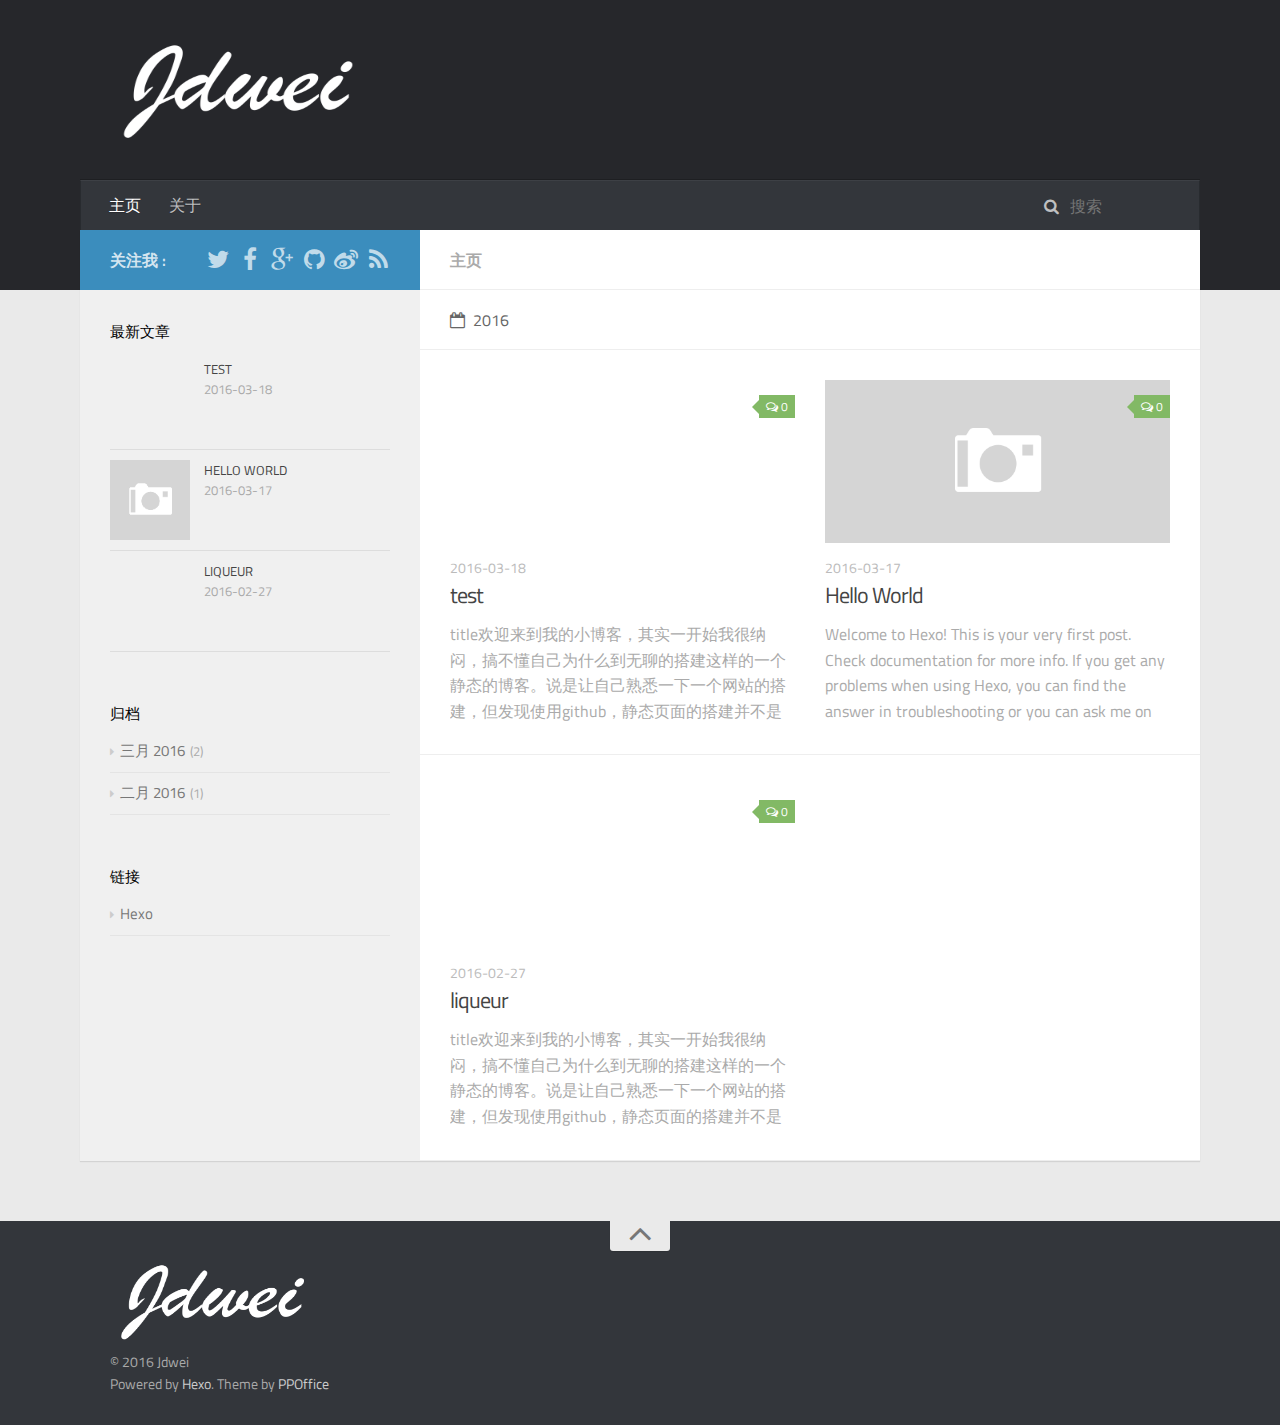
<file: index.html>
<!DOCTYPE html>
<html>
<head>
    <meta charset="utf-8">
    
    <title>守望星空</title>
    <meta name="viewport" content="width=device-width, initial-scale=1, maximum-scale=1">
    
    <meta name="description">
<meta property="og:type" content="website">
<meta property="og:title" content="守望星空">
<meta property="og:url" content="http://yoursite.com/index.html">
<meta property="og:site_name" content="守望星空">
<meta property="og:description">
<meta name="twitter:card" content="summary">
<meta name="twitter:title" content="守望星空">
<meta name="twitter:description">
    

    

    

    <link rel="stylesheet" href="/vendor/font-awesome/css/font-awesome.min.css">
    <link rel="stylesheet" href="/vendor/titillium-web/styles.css">
    <link rel="stylesheet" href="/vendor/source-code-pro/styles.css">

    <link rel="stylesheet" href="/css/style.css">

    <script src="/vendor/jquery/2.0.3/jquery.min.js"></script>
    
    
        <link rel="stylesheet" href="/vendor/fancybox/jquery.fancybox.css">
    
    
        <link rel="stylesheet" href="/vendor/scrollLoading/style.css">
    
    
        <script type="text/javascript">
(function(i,s,o,g,r,a,m) {i['GoogleAnalyticsObject']=r;i[r]=i[r]||function() {
(i[r].q=i[r].q||[]).push(arguments)},i[r].l=1*new Date();a=s.createElement(o),
m=s.getElementsByTagName(o)[0];a.async=1;a.src=g;m.parentNode.insertBefore(a,m)
})(window,document,'script','//www.google-analytics.com/analytics.js','ga');

ga('create', 'true', 'auto');
ga('send', 'pageview');

</script>
    
    
        <script>
var _hmt = _hmt || [];
(function() {
  var hm = document.createElement("script");
  hm.src = "//hm.baidu.com/hm.js?true";
  var s = document.getElementsByTagName("script")[0];
  s.parentNode.insertBefore(hm, s);
})();
</script>

    

</head>

<body>
    <div id="wrap">
        <header id="header">
    <div id="header-outer" class="outer">
        <div class="container">
            <div class="container-inner">
                <div id="header-title">
                    <h1 class="logo-wrap">
                        <a href="/" class="logo"></a>
                    </h1>
                    
                </div>
                <div id="header-inner" class="nav-container">
                    <a id="main-nav-toggle" class="nav-icon fa fa-bars"></a>
                    <div class="nav-container-inner">
                        <ul id="main-nav">
                            
                                <li class="main-nav-list-item" >
                                    <a class="main-nav-list-link" href="http://scnujdwei.github.io/">主页</a>
                                </li>
                            
                                        
                                    
                                <li class="main-nav-list-item" >
                                    <a class="main-nav-list-link" href="http://scnujdwei.github.io/">关于</a>
                                </li>
                            
                        </ul>
                        <nav id="sub-nav">
                            <div id="search-form-wrap">

    <div class="search-form">
        <input type="text" class="st-default-search-input search-form-input" placeholder="搜索" />
    </div>
    <script type="text/javascript">
(function(w,d,t,u,n,s,e) {w['SwiftypeObject']=n;w[n]=w[n]||function() {
(w[n].q=w[n].q||[]).push(arguments);};s=d.createElement(t);
e=d.getElementsByTagName(t)[0];s.async=1;s.src=u;e.parentNode.insertBefore(s,e);
})(window,document,'script','//s.swiftypecdn.com/install/v2/st.js','_st');

_st('install','https://www.google.com.sg/# enter swiftype install key here','2.0.0');
</script>
<style>
    .st-ui-injected-overlay-container,
    .st-ui-injected-overlay-container *:not(select) {
        font-family: inherit !important;
    }
    section.st-ui-content.st-search-results a.st-ui-result .st-ui-type-heading {
        color: #3b8dbd !important;
    }
    .st-ui-injected-overlay-container .st-ui-header input[type="text"]:focus {
        border-bottom: 2px solid #3b8dbd;
    }
    .st-ui-injected-overlay-container .st-ui-footer a.st-ui-pagination-link {
        color: #3b8dbd;
    }
    .st-ui-injected-overlay-container .st-ui-footer a.st-ui-pagination-link span.st-ui-arrow {
        border-color: #3b8dbd;
    }
</style>

</div>
                        </nav>
                    </div>
                </div>
            </div>
        </div>
    </div>
</header>
        <div class="container">
            <div class="main-body container-inner">
                <div class="main-body-inner">
                    <section id="main">
                        <div class="main-body-header">
    <h1 class="header">
    
    <em class="page-title-link" data-url="home">主页</em>
    </h1>
</div>
                        <div class="main-body-content">
                            

    
    
        
        
        <section class="archives-wrap">
            <div class="archive-year-wrap">
                <a href="/archives/2016" class="archive-year"><i class="icon fa fa-calendar-o"></i>2016</a>
            </div>
            <div class="archives">
    
    
    
        <div class="article-row">
    
        <article class="article article-summary">
    <div class="article-summary-inner">
        
        <a href="/2016/03/18/test/" class="thumbnail">
    
    
        <span style="background-image:url(http://7xk0er.com1.z0.glb.clouddn.com/%E8%8D%89%E8%8E%93%E9%85%92.jpg)" alt="test" class="thumbnail-image"></span>
    
    
        
<span class="comment-counter">
    <i class="fa fa-comments-o"></i>
    
        <span class="ds-thread-count" data-thread-key="2016/03/18/test/">0</span>
    
</span>

    
</a>
        
        <div class="article-meta">
            <p class="category">
            
            </p>
            <p class="date"><time datetime="2016-03-17T16:06:40.252Z" itemprop="datePublished">2016-03-18</time></p>
        </div>
        
    
        <h1 class="article-title" itemprop="name">
        <a href="/2016/03/18/test/">test</a>
        </h1>
    

        <p class="article-excerpt">
            title欢迎来到我的小博客，其实一开始我很纳闷，搞不懂自己为什么到无聊的搭建这样的一个静态的博客。说是让自己熟悉一下一个网站的搭建，但发现使用github，静态页面的搭建并不是很难。博客搭建好之后我就有点不知道要做什么了。最近想了一下，发现总要把自己喜欢的、了解的一些东西写上去，拿出来分享吧！从这个时候开始，我就又更郁闷了，我竟然不知道自己喜欢什么？天啊，都不知道拿什么来拯救自己，好想来个人拯救
        </p>
    </div>
</article>
    

    
    
    
    
        <article class="article article-summary">
    <div class="article-summary-inner">
        
        <a href="/2016/03/17/hello-world/" class="thumbnail">
    
    
        <span class="thumbnail-image thumbnail-none"></span>
    
    
        
<span class="comment-counter">
    <i class="fa fa-comments-o"></i>
    
        <span class="ds-thread-count" data-thread-key="2016/03/17/hello-world/">0</span>
    
</span>

    
</a>
        
        <div class="article-meta">
            <p class="category">
            
            </p>
            <p class="date"><time datetime="2016-03-17T12:54:07.233Z" itemprop="datePublished">2016-03-17</time></p>
        </div>
        
    
        <h1 class="article-title" itemprop="name">
        <a href="/2016/03/17/hello-world/">Hello World</a>
        </h1>
    

        <p class="article-excerpt">
            Welcome to Hexo! This is your very first post. Check documentation for more info. If you get any problems when using Hexo, you can find the answer in troubleshooting or you can ask me on GitHub.
Quick
        </p>
    </div>
</article>
    
        </div>
    

    
    
    
    
        <div class="article-row">
    
        <article class="article article-summary">
    <div class="article-summary-inner">
        
        <a href="/2016/02/27/liqueur/" class="thumbnail">
    
    
        <span style="background-image:url(http://7xk0er.com1.z0.glb.clouddn.com/%E8%8D%89%E8%8E%93%E9%85%92.jpg)" alt="liqueur" class="thumbnail-image"></span>
    
    
        
<span class="comment-counter">
    <i class="fa fa-comments-o"></i>
    
        <span class="ds-thread-count" data-thread-key="2016/02/27/liqueur/">0</span>
    
</span>

    
</a>
        
        <div class="article-meta">
            <p class="category">
            
            </p>
            <p class="date"><time datetime="2016-02-27T15:43:46.000Z" itemprop="datePublished">2016-02-27</time></p>
        </div>
        
    
        <h1 class="article-title" itemprop="name">
        <a href="/2016/02/27/liqueur/">liqueur</a>
        </h1>
    

        <p class="article-excerpt">
            title欢迎来到我的小博客，其实一开始我很纳闷，搞不懂自己为什么到无聊的搭建这样的一个静态的博客。说是让自己熟悉一下一个网站的搭建，但发现使用github，静态页面的搭建并不是很难。博客搭建好之后我就有点不知道要做什么了。最近想了一下，发现总要把自己喜欢的、了解的一些东西写上去，拿出来分享吧！从这个时候开始，我就又更郁闷了，我竟然不知道自己喜欢什么？天啊，都不知道拿什么来拯救自己，好想来个人拯救
        </p>
    </div>
</article>
    
        </div>
    


    </div></section>



                        </div>
                    </section>
                    <aside id="sidebar">
    <a class="sidebar-toggle" title="Expand Sidebar"><i class="toggle icon"></i></a>
    <div class="sidebar-top">
        <p>关注我 :</p>
        <ul class="social-links">
            
                
                <li>
                    <a class="social-tooltip" title="twitter" href="https://twitter.com/" target="_blank">
                        <i class="icon fa fa-twitter"></i>
                    </a>
                </li>
                
            
                
                <li>
                    <a class="social-tooltip" title="facebook" href="https://www.facebook.com/" target="_blank">
                        <i class="icon fa fa-facebook"></i>
                    </a>
                </li>
                
            
                
                <li>
                    <a class="social-tooltip" title="google-plus" href="/google.com.sg" target="_blank">
                        <i class="icon fa fa-google-plus"></i>
                    </a>
                </li>
                
            
                
                <li>
                    <a class="social-tooltip" title="github" href="https://github.com/scnujdwei/scnujdwei.github.io" target="_blank">
                        <i class="icon fa fa-github"></i>
                    </a>
                </li>
                
            
                
                <li>
                    <a class="social-tooltip" title="weibo" href="http://weibo.com/" target="_blank">
                        <i class="icon fa fa-weibo"></i>
                    </a>
                </li>
                
            
                
                <li>
                    <a class="social-tooltip" title="rss" href="/" target="_blank">
                        <i class="icon fa fa-rss"></i>
                    </a>
                </li>
                
            
        </ul>
    </div>
    
    <div class="widgets-container">
        
            
                
    <div class="widget-wrap">
        <h3 class="widget-title">最新文章</h3>
        <div class="widget">
            <ul id="recent-post" class="">
                
                    <li>
                        
                        <div class="item-thumbnail">
                            <a href="/2016/03/18/test/" class="thumbnail">
    
    
        <span style="background-image:url(http://7xk0er.com1.z0.glb.clouddn.com/%E8%8D%89%E8%8E%93%E9%85%92.jpg)" alt="test" class="thumbnail-image"></span>
    
    
</a>
                        </div>
                        
                        <div class="item-inner">
                            <p class="item-category"></p>
                            <p class="item-title"><a href="/2016/03/18/test/" class="title">test</a></p>
                            <p class="item-date"><time datetime="2016-03-17T16:06:40.252Z" itemprop="datePublished">2016-03-18</time></p>
                        </div>
                    </li>
                
                    <li>
                        
                        <div class="item-thumbnail">
                            <a href="/2016/03/17/hello-world/" class="thumbnail">
    
    
        <span class="thumbnail-image thumbnail-none"></span>
    
    
</a>
                        </div>
                        
                        <div class="item-inner">
                            <p class="item-category"></p>
                            <p class="item-title"><a href="/2016/03/17/hello-world/" class="title">Hello World</a></p>
                            <p class="item-date"><time datetime="2016-03-17T12:54:07.233Z" itemprop="datePublished">2016-03-17</time></p>
                        </div>
                    </li>
                
                    <li>
                        
                        <div class="item-thumbnail">
                            <a href="/2016/02/27/liqueur/" class="thumbnail">
    
    
        <span style="background-image:url(http://7xk0er.com1.z0.glb.clouddn.com/%E8%8D%89%E8%8E%93%E9%85%92.jpg)" alt="liqueur" class="thumbnail-image"></span>
    
    
</a>
                        </div>
                        
                        <div class="item-inner">
                            <p class="item-category"></p>
                            <p class="item-title"><a href="/2016/02/27/liqueur/" class="title">liqueur</a></p>
                            <p class="item-date"><time datetime="2016-02-27T15:43:46.000Z" itemprop="datePublished">2016-02-27</time></p>
                        </div>
                    </li>
                
            </ul>
        </div>
    </div>

            
                

            
                
    <div class="widget-wrap widget-list">
        <h3 class="widget-title">归档</h3>
        <div class="widget">
            <ul class="archive-list"><li class="archive-list-item"><a class="archive-list-link" href="/archives/2016/03/">三月 2016</a><span class="archive-list-count">2</span></li><li class="archive-list-item"><a class="archive-list-link" href="/archives/2016/02/">二月 2016</a><span class="archive-list-count">1</span></li></ul>
        </div>
    </div>


            
                

            
                

            
                
    <div class="widget-wrap widget-list">
        <h3 class="widget-title">链接</h3>
        <div class="widget">
            <ul>
                
                    <li>
                        <a href="http://hexo.io">Hexo</a>
                    </li>
                
            </ul>
        </div>
    </div>


            
        
    </div>
</aside>
                </div>
            </div>
        </div>
        <footer id="footer">
    <div class="container">
        <div class="container-inner">
            <a id="back-to-top" href="javascript:;"><i class="icon fa fa-angle-up"></i></a>
            <div class="credit">
                <h1 class="logo-wrap">
                    <a href="/" class="logo"></a>
                </h1>
                <p>&copy; 2016 Jdwei</p>
                <p>Powered by <a href="//hexo.io/" target="_blank">Hexo</a>. Theme by <a href="//github.com/ppoffice" target="_blank">PPOffice</a></p>
            </div>
        </div>
    </div>
</footer>
        
    
    <script type="text/javascript">
    var duoshuoQuery = {short_name:'scnujdwei'};
    (function() {
    var ds = document.createElement('script');
    ds.type = 'text/javascript';ds.async = true;
    ds.src = (document.location.protocol == 'https:' ? 'https:' : 'http:') + '//static.duoshuo.com/embed.js';
    ds.charset = 'UTF-8';
    (document.getElementsByTagName('head')[0]
    || document.getElementsByTagName('body')[0]).appendChild(ds);
    })();
    </script>



    
        <script src="/vendor/fancybox/jquery.fancybox.pack.js"></script>
    

    
        <script src="/vendor/scrollLoading/jquery.scrollLoading.js"></script>
        <script src="/vendor/scrollLoading/main.js"></script>
    


<!-- Custom Scripts -->
<script src="/js/main.js"></script>

    </div>
</body>
</html>
</file>
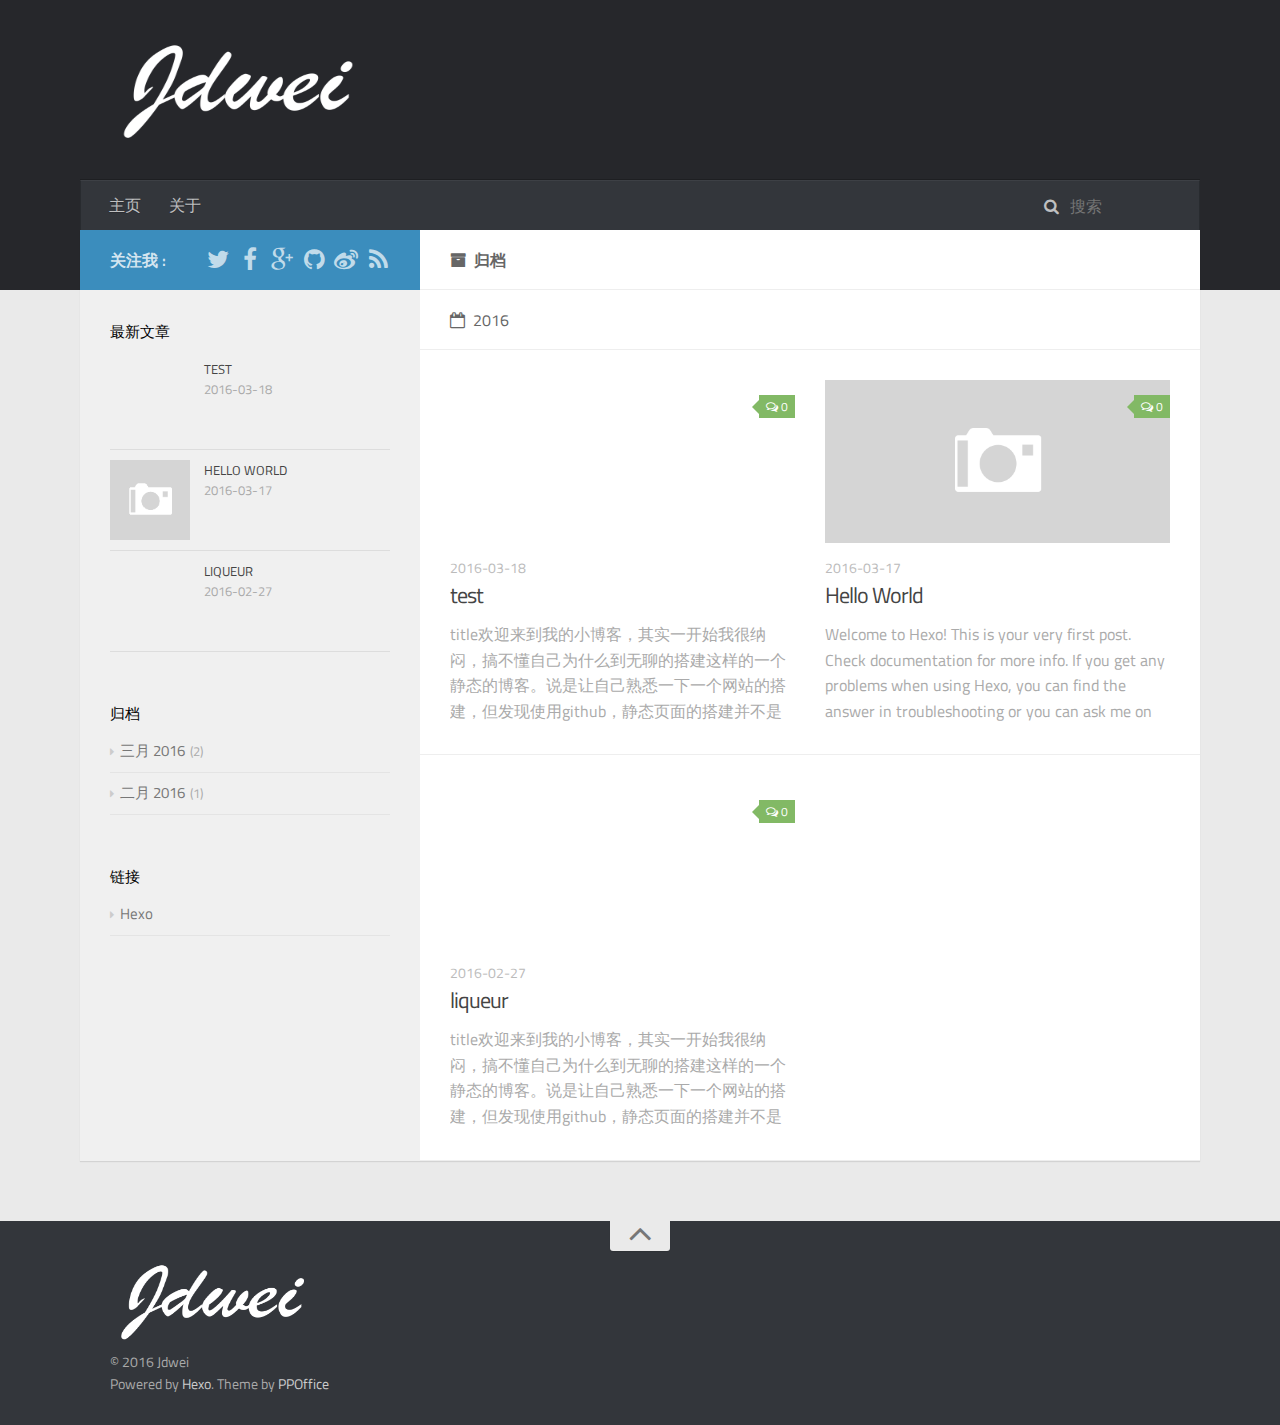
<file: archives/index.html>
<!DOCTYPE html>
<html>
<head>
    <meta charset="utf-8">
    
    <title>归档 | 守望星空</title>
    <meta name="viewport" content="width=device-width, initial-scale=1, maximum-scale=1">
    
    <meta name="description">
<meta property="og:type" content="website">
<meta property="og:title" content="守望星空">
<meta property="og:url" content="http://yoursite.com/archives/index.html">
<meta property="og:site_name" content="守望星空">
<meta property="og:description">
<meta name="twitter:card" content="summary">
<meta name="twitter:title" content="守望星空">
<meta name="twitter:description">
    

    

    

    <link rel="stylesheet" href="/vendor/font-awesome/css/font-awesome.min.css">
    <link rel="stylesheet" href="/vendor/titillium-web/styles.css">
    <link rel="stylesheet" href="/vendor/source-code-pro/styles.css">

    <link rel="stylesheet" href="/css/style.css">

    <script src="/vendor/jquery/2.0.3/jquery.min.js"></script>
    
    
        <link rel="stylesheet" href="/vendor/fancybox/jquery.fancybox.css">
    
    
        <link rel="stylesheet" href="/vendor/scrollLoading/style.css">
    
    
        <script type="text/javascript">
(function(i,s,o,g,r,a,m) {i['GoogleAnalyticsObject']=r;i[r]=i[r]||function() {
(i[r].q=i[r].q||[]).push(arguments)},i[r].l=1*new Date();a=s.createElement(o),
m=s.getElementsByTagName(o)[0];a.async=1;a.src=g;m.parentNode.insertBefore(a,m)
})(window,document,'script','//www.google-analytics.com/analytics.js','ga');

ga('create', 'true', 'auto');
ga('send', 'pageview');

</script>
    
    
        <script>
var _hmt = _hmt || [];
(function() {
  var hm = document.createElement("script");
  hm.src = "//hm.baidu.com/hm.js?true";
  var s = document.getElementsByTagName("script")[0];
  s.parentNode.insertBefore(hm, s);
})();
</script>

    

</head>

<body>
    <div id="wrap">
        <header id="header">
    <div id="header-outer" class="outer">
        <div class="container">
            <div class="container-inner">
                <div id="header-title">
                    <h1 class="logo-wrap">
                        <a href="/" class="logo"></a>
                    </h1>
                    
                </div>
                <div id="header-inner" class="nav-container">
                    <a id="main-nav-toggle" class="nav-icon fa fa-bars"></a>
                    <div class="nav-container-inner">
                        <ul id="main-nav">
                            
                                <li class="main-nav-list-item" >
                                    <a class="main-nav-list-link" href="http://scnujdwei.github.io/">主页</a>
                                </li>
                            
                                        
                                    
                                <li class="main-nav-list-item" >
                                    <a class="main-nav-list-link" href="http://scnujdwei.github.io/">关于</a>
                                </li>
                            
                        </ul>
                        <nav id="sub-nav">
                            <div id="search-form-wrap">

    <div class="search-form">
        <input type="text" class="st-default-search-input search-form-input" placeholder="搜索" />
    </div>
    <script type="text/javascript">
(function(w,d,t,u,n,s,e) {w['SwiftypeObject']=n;w[n]=w[n]||function() {
(w[n].q=w[n].q||[]).push(arguments);};s=d.createElement(t);
e=d.getElementsByTagName(t)[0];s.async=1;s.src=u;e.parentNode.insertBefore(s,e);
})(window,document,'script','//s.swiftypecdn.com/install/v2/st.js','_st');

_st('install','https://www.google.com.sg/# enter swiftype install key here','2.0.0');
</script>
<style>
    .st-ui-injected-overlay-container,
    .st-ui-injected-overlay-container *:not(select) {
        font-family: inherit !important;
    }
    section.st-ui-content.st-search-results a.st-ui-result .st-ui-type-heading {
        color: #3b8dbd !important;
    }
    .st-ui-injected-overlay-container .st-ui-header input[type="text"]:focus {
        border-bottom: 2px solid #3b8dbd;
    }
    .st-ui-injected-overlay-container .st-ui-footer a.st-ui-pagination-link {
        color: #3b8dbd;
    }
    .st-ui-injected-overlay-container .st-ui-footer a.st-ui-pagination-link span.st-ui-arrow {
        border-color: #3b8dbd;
    }
</style>

</div>
                        </nav>
                    </div>
                </div>
            </div>
        </div>
    </div>
</header>
        <div class="container">
            <div class="main-body container-inner">
                <div class="main-body-inner">
                    <section id="main">
                        <div class="main-body-header">
    <h1 class="header">
    
    <i class="icon fa fa-archive"></i>归档
    </h1>
</div>
                        <div class="main-body-content">
                            

    
    
        
        
        <section class="archives-wrap">
            <div class="archive-year-wrap">
                <a href="/archives/2016" class="archive-year"><i class="icon fa fa-calendar-o"></i>2016</a>
            </div>
            <div class="archives">
    
    
    
        <div class="article-row">
    
        <article class="article article-summary">
    <div class="article-summary-inner">
        
        <a href="/2016/03/18/test/" class="thumbnail">
    
    
        <span style="background-image:url(http://7xk0er.com1.z0.glb.clouddn.com/%E8%8D%89%E8%8E%93%E9%85%92.jpg)" alt="test" class="thumbnail-image"></span>
    
    
        
<span class="comment-counter">
    <i class="fa fa-comments-o"></i>
    
        <span class="ds-thread-count" data-thread-key="2016/03/18/test/">0</span>
    
</span>

    
</a>
        
        <div class="article-meta">
            <p class="category">
            
            </p>
            <p class="date"><time datetime="2016-03-17T16:06:40.252Z" itemprop="datePublished">2016-03-18</time></p>
        </div>
        
    
        <h1 class="article-title" itemprop="name">
        <a href="/2016/03/18/test/">test</a>
        </h1>
    

        <p class="article-excerpt">
            title欢迎来到我的小博客，其实一开始我很纳闷，搞不懂自己为什么到无聊的搭建这样的一个静态的博客。说是让自己熟悉一下一个网站的搭建，但发现使用github，静态页面的搭建并不是很难。博客搭建好之后我就有点不知道要做什么了。最近想了一下，发现总要把自己喜欢的、了解的一些东西写上去，拿出来分享吧！从这个时候开始，我就又更郁闷了，我竟然不知道自己喜欢什么？天啊，都不知道拿什么来拯救自己，好想来个人拯救
        </p>
    </div>
</article>
    

    
    
    
    
        <article class="article article-summary">
    <div class="article-summary-inner">
        
        <a href="/2016/03/17/hello-world/" class="thumbnail">
    
    
        <span class="thumbnail-image thumbnail-none"></span>
    
    
        
<span class="comment-counter">
    <i class="fa fa-comments-o"></i>
    
        <span class="ds-thread-count" data-thread-key="2016/03/17/hello-world/">0</span>
    
</span>

    
</a>
        
        <div class="article-meta">
            <p class="category">
            
            </p>
            <p class="date"><time datetime="2016-03-17T12:54:07.233Z" itemprop="datePublished">2016-03-17</time></p>
        </div>
        
    
        <h1 class="article-title" itemprop="name">
        <a href="/2016/03/17/hello-world/">Hello World</a>
        </h1>
    

        <p class="article-excerpt">
            Welcome to Hexo! This is your very first post. Check documentation for more info. If you get any problems when using Hexo, you can find the answer in troubleshooting or you can ask me on GitHub.
Quick
        </p>
    </div>
</article>
    
        </div>
    

    
    
    
    
        <div class="article-row">
    
        <article class="article article-summary">
    <div class="article-summary-inner">
        
        <a href="/2016/02/27/liqueur/" class="thumbnail">
    
    
        <span style="background-image:url(http://7xk0er.com1.z0.glb.clouddn.com/%E8%8D%89%E8%8E%93%E9%85%92.jpg)" alt="liqueur" class="thumbnail-image"></span>
    
    
        
<span class="comment-counter">
    <i class="fa fa-comments-o"></i>
    
        <span class="ds-thread-count" data-thread-key="2016/02/27/liqueur/">0</span>
    
</span>

    
</a>
        
        <div class="article-meta">
            <p class="category">
            
            </p>
            <p class="date"><time datetime="2016-02-27T15:43:46.000Z" itemprop="datePublished">2016-02-27</time></p>
        </div>
        
    
        <h1 class="article-title" itemprop="name">
        <a href="/2016/02/27/liqueur/">liqueur</a>
        </h1>
    

        <p class="article-excerpt">
            title欢迎来到我的小博客，其实一开始我很纳闷，搞不懂自己为什么到无聊的搭建这样的一个静态的博客。说是让自己熟悉一下一个网站的搭建，但发现使用github，静态页面的搭建并不是很难。博客搭建好之后我就有点不知道要做什么了。最近想了一下，发现总要把自己喜欢的、了解的一些东西写上去，拿出来分享吧！从这个时候开始，我就又更郁闷了，我竟然不知道自己喜欢什么？天啊，都不知道拿什么来拯救自己，好想来个人拯救
        </p>
    </div>
</article>
    
        </div>
    


    </div></section>



                        </div>
                    </section>
                    <aside id="sidebar">
    <a class="sidebar-toggle" title="Expand Sidebar"><i class="toggle icon"></i></a>
    <div class="sidebar-top">
        <p>关注我 :</p>
        <ul class="social-links">
            
                
                <li>
                    <a class="social-tooltip" title="twitter" href="https://twitter.com/" target="_blank">
                        <i class="icon fa fa-twitter"></i>
                    </a>
                </li>
                
            
                
                <li>
                    <a class="social-tooltip" title="facebook" href="https://www.facebook.com/" target="_blank">
                        <i class="icon fa fa-facebook"></i>
                    </a>
                </li>
                
            
                
                <li>
                    <a class="social-tooltip" title="google-plus" href="/google.com.sg" target="_blank">
                        <i class="icon fa fa-google-plus"></i>
                    </a>
                </li>
                
            
                
                <li>
                    <a class="social-tooltip" title="github" href="https://github.com/scnujdwei/scnujdwei.github.io" target="_blank">
                        <i class="icon fa fa-github"></i>
                    </a>
                </li>
                
            
                
                <li>
                    <a class="social-tooltip" title="weibo" href="http://weibo.com/" target="_blank">
                        <i class="icon fa fa-weibo"></i>
                    </a>
                </li>
                
            
                
                <li>
                    <a class="social-tooltip" title="rss" href="/" target="_blank">
                        <i class="icon fa fa-rss"></i>
                    </a>
                </li>
                
            
        </ul>
    </div>
    
    <div class="widgets-container">
        
            
                
    <div class="widget-wrap">
        <h3 class="widget-title">最新文章</h3>
        <div class="widget">
            <ul id="recent-post" class="">
                
                    <li>
                        
                        <div class="item-thumbnail">
                            <a href="/2016/03/18/test/" class="thumbnail">
    
    
        <span style="background-image:url(http://7xk0er.com1.z0.glb.clouddn.com/%E8%8D%89%E8%8E%93%E9%85%92.jpg)" alt="test" class="thumbnail-image"></span>
    
    
</a>
                        </div>
                        
                        <div class="item-inner">
                            <p class="item-category"></p>
                            <p class="item-title"><a href="/2016/03/18/test/" class="title">test</a></p>
                            <p class="item-date"><time datetime="2016-03-17T16:06:40.252Z" itemprop="datePublished">2016-03-18</time></p>
                        </div>
                    </li>
                
                    <li>
                        
                        <div class="item-thumbnail">
                            <a href="/2016/03/17/hello-world/" class="thumbnail">
    
    
        <span class="thumbnail-image thumbnail-none"></span>
    
    
</a>
                        </div>
                        
                        <div class="item-inner">
                            <p class="item-category"></p>
                            <p class="item-title"><a href="/2016/03/17/hello-world/" class="title">Hello World</a></p>
                            <p class="item-date"><time datetime="2016-03-17T12:54:07.233Z" itemprop="datePublished">2016-03-17</time></p>
                        </div>
                    </li>
                
                    <li>
                        
                        <div class="item-thumbnail">
                            <a href="/2016/02/27/liqueur/" class="thumbnail">
    
    
        <span style="background-image:url(http://7xk0er.com1.z0.glb.clouddn.com/%E8%8D%89%E8%8E%93%E9%85%92.jpg)" alt="liqueur" class="thumbnail-image"></span>
    
    
</a>
                        </div>
                        
                        <div class="item-inner">
                            <p class="item-category"></p>
                            <p class="item-title"><a href="/2016/02/27/liqueur/" class="title">liqueur</a></p>
                            <p class="item-date"><time datetime="2016-02-27T15:43:46.000Z" itemprop="datePublished">2016-02-27</time></p>
                        </div>
                    </li>
                
            </ul>
        </div>
    </div>

            
                

            
                
    <div class="widget-wrap widget-list">
        <h3 class="widget-title">归档</h3>
        <div class="widget">
            <ul class="archive-list"><li class="archive-list-item"><a class="archive-list-link" href="/archives/2016/03/">三月 2016</a><span class="archive-list-count">2</span></li><li class="archive-list-item"><a class="archive-list-link" href="/archives/2016/02/">二月 2016</a><span class="archive-list-count">1</span></li></ul>
        </div>
    </div>


            
                

            
                

            
                
    <div class="widget-wrap widget-list">
        <h3 class="widget-title">链接</h3>
        <div class="widget">
            <ul>
                
                    <li>
                        <a href="http://hexo.io">Hexo</a>
                    </li>
                
            </ul>
        </div>
    </div>


            
        
    </div>
</aside>
                </div>
            </div>
        </div>
        <footer id="footer">
    <div class="container">
        <div class="container-inner">
            <a id="back-to-top" href="javascript:;"><i class="icon fa fa-angle-up"></i></a>
            <div class="credit">
                <h1 class="logo-wrap">
                    <a href="/" class="logo"></a>
                </h1>
                <p>&copy; 2016 Jdwei</p>
                <p>Powered by <a href="//hexo.io/" target="_blank">Hexo</a>. Theme by <a href="//github.com/ppoffice" target="_blank">PPOffice</a></p>
            </div>
        </div>
    </div>
</footer>
        
    
    <script type="text/javascript">
    var duoshuoQuery = {short_name:'scnujdwei'};
    (function() {
    var ds = document.createElement('script');
    ds.type = 'text/javascript';ds.async = true;
    ds.src = (document.location.protocol == 'https:' ? 'https:' : 'http:') + '//static.duoshuo.com/embed.js';
    ds.charset = 'UTF-8';
    (document.getElementsByTagName('head')[0]
    || document.getElementsByTagName('body')[0]).appendChild(ds);
    })();
    </script>



    
        <script src="/vendor/fancybox/jquery.fancybox.pack.js"></script>
    

    
        <script src="/vendor/scrollLoading/jquery.scrollLoading.js"></script>
        <script src="/vendor/scrollLoading/main.js"></script>
    


<!-- Custom Scripts -->
<script src="/js/main.js"></script>

    </div>
</body>
</html>
</file>
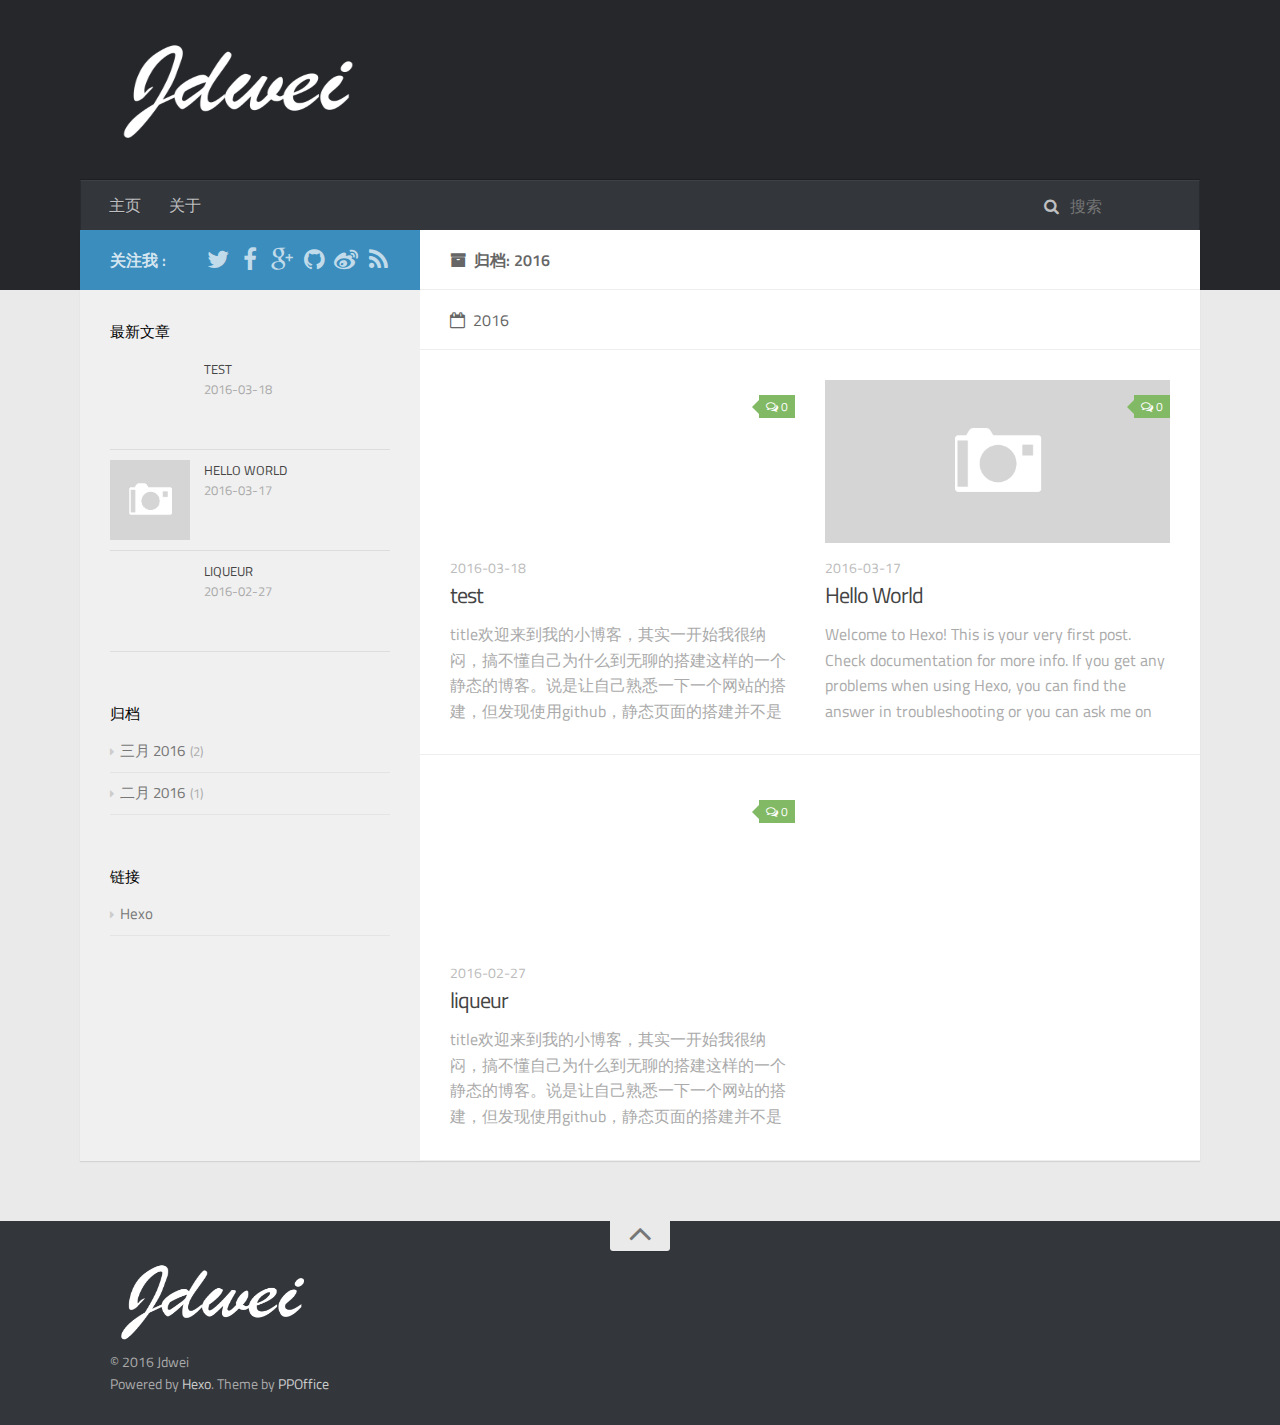
<file: archives/2016/index.html>
<!DOCTYPE html>
<html>
<head>
    <meta charset="utf-8">
    
    <title>归档: 2016 | 守望星空</title>
    <meta name="viewport" content="width=device-width, initial-scale=1, maximum-scale=1">
    
    <meta name="description">
<meta property="og:type" content="website">
<meta property="og:title" content="守望星空">
<meta property="og:url" content="http://yoursite.com/archives/2016/index.html">
<meta property="og:site_name" content="守望星空">
<meta property="og:description">
<meta name="twitter:card" content="summary">
<meta name="twitter:title" content="守望星空">
<meta name="twitter:description">
    

    

    

    <link rel="stylesheet" href="/vendor/font-awesome/css/font-awesome.min.css">
    <link rel="stylesheet" href="/vendor/titillium-web/styles.css">
    <link rel="stylesheet" href="/vendor/source-code-pro/styles.css">

    <link rel="stylesheet" href="/css/style.css">

    <script src="/vendor/jquery/2.0.3/jquery.min.js"></script>
    
    
        <link rel="stylesheet" href="/vendor/fancybox/jquery.fancybox.css">
    
    
        <link rel="stylesheet" href="/vendor/scrollLoading/style.css">
    
    
        <script type="text/javascript">
(function(i,s,o,g,r,a,m) {i['GoogleAnalyticsObject']=r;i[r]=i[r]||function() {
(i[r].q=i[r].q||[]).push(arguments)},i[r].l=1*new Date();a=s.createElement(o),
m=s.getElementsByTagName(o)[0];a.async=1;a.src=g;m.parentNode.insertBefore(a,m)
})(window,document,'script','//www.google-analytics.com/analytics.js','ga');

ga('create', 'true', 'auto');
ga('send', 'pageview');

</script>
    
    
        <script>
var _hmt = _hmt || [];
(function() {
  var hm = document.createElement("script");
  hm.src = "//hm.baidu.com/hm.js?true";
  var s = document.getElementsByTagName("script")[0];
  s.parentNode.insertBefore(hm, s);
})();
</script>

    

</head>

<body>
    <div id="wrap">
        <header id="header">
    <div id="header-outer" class="outer">
        <div class="container">
            <div class="container-inner">
                <div id="header-title">
                    <h1 class="logo-wrap">
                        <a href="/" class="logo"></a>
                    </h1>
                    
                </div>
                <div id="header-inner" class="nav-container">
                    <a id="main-nav-toggle" class="nav-icon fa fa-bars"></a>
                    <div class="nav-container-inner">
                        <ul id="main-nav">
                            
                                <li class="main-nav-list-item" >
                                    <a class="main-nav-list-link" href="http://scnujdwei.github.io/">主页</a>
                                </li>
                            
                                        
                                    
                                <li class="main-nav-list-item" >
                                    <a class="main-nav-list-link" href="http://scnujdwei.github.io/">关于</a>
                                </li>
                            
                        </ul>
                        <nav id="sub-nav">
                            <div id="search-form-wrap">

    <div class="search-form">
        <input type="text" class="st-default-search-input search-form-input" placeholder="搜索" />
    </div>
    <script type="text/javascript">
(function(w,d,t,u,n,s,e) {w['SwiftypeObject']=n;w[n]=w[n]||function() {
(w[n].q=w[n].q||[]).push(arguments);};s=d.createElement(t);
e=d.getElementsByTagName(t)[0];s.async=1;s.src=u;e.parentNode.insertBefore(s,e);
})(window,document,'script','//s.swiftypecdn.com/install/v2/st.js','_st');

_st('install','https://www.google.com.sg/# enter swiftype install key here','2.0.0');
</script>
<style>
    .st-ui-injected-overlay-container,
    .st-ui-injected-overlay-container *:not(select) {
        font-family: inherit !important;
    }
    section.st-ui-content.st-search-results a.st-ui-result .st-ui-type-heading {
        color: #3b8dbd !important;
    }
    .st-ui-injected-overlay-container .st-ui-header input[type="text"]:focus {
        border-bottom: 2px solid #3b8dbd;
    }
    .st-ui-injected-overlay-container .st-ui-footer a.st-ui-pagination-link {
        color: #3b8dbd;
    }
    .st-ui-injected-overlay-container .st-ui-footer a.st-ui-pagination-link span.st-ui-arrow {
        border-color: #3b8dbd;
    }
</style>

</div>
                        </nav>
                    </div>
                </div>
            </div>
        </div>
    </div>
</header>
        <div class="container">
            <div class="main-body container-inner">
                <div class="main-body-inner">
                    <section id="main">
                        <div class="main-body-header">
    <h1 class="header">
    
    <i class="icon fa fa-archive"></i>归档: 2016
    </h1>
</div>
                        <div class="main-body-content">
                            

    
    
        
        
        <section class="archives-wrap">
            <div class="archive-year-wrap">
                <a href="/archives/2016" class="archive-year"><i class="icon fa fa-calendar-o"></i>2016</a>
            </div>
            <div class="archives">
    
    
    
        <div class="article-row">
    
        <article class="article article-summary">
    <div class="article-summary-inner">
        
        <a href="/2016/03/18/test/" class="thumbnail">
    
    
        <span style="background-image:url(http://7xk0er.com1.z0.glb.clouddn.com/%E8%8D%89%E8%8E%93%E9%85%92.jpg)" alt="test" class="thumbnail-image"></span>
    
    
        
<span class="comment-counter">
    <i class="fa fa-comments-o"></i>
    
        <span class="ds-thread-count" data-thread-key="2016/03/18/test/">0</span>
    
</span>

    
</a>
        
        <div class="article-meta">
            <p class="category">
            
            </p>
            <p class="date"><time datetime="2016-03-17T16:06:40.252Z" itemprop="datePublished">2016-03-18</time></p>
        </div>
        
    
        <h1 class="article-title" itemprop="name">
        <a href="/2016/03/18/test/">test</a>
        </h1>
    

        <p class="article-excerpt">
            title欢迎来到我的小博客，其实一开始我很纳闷，搞不懂自己为什么到无聊的搭建这样的一个静态的博客。说是让自己熟悉一下一个网站的搭建，但发现使用github，静态页面的搭建并不是很难。博客搭建好之后我就有点不知道要做什么了。最近想了一下，发现总要把自己喜欢的、了解的一些东西写上去，拿出来分享吧！从这个时候开始，我就又更郁闷了，我竟然不知道自己喜欢什么？天啊，都不知道拿什么来拯救自己，好想来个人拯救
        </p>
    </div>
</article>
    

    
    
    
    
        <article class="article article-summary">
    <div class="article-summary-inner">
        
        <a href="/2016/03/17/hello-world/" class="thumbnail">
    
    
        <span class="thumbnail-image thumbnail-none"></span>
    
    
        
<span class="comment-counter">
    <i class="fa fa-comments-o"></i>
    
        <span class="ds-thread-count" data-thread-key="2016/03/17/hello-world/">0</span>
    
</span>

    
</a>
        
        <div class="article-meta">
            <p class="category">
            
            </p>
            <p class="date"><time datetime="2016-03-17T12:54:07.233Z" itemprop="datePublished">2016-03-17</time></p>
        </div>
        
    
        <h1 class="article-title" itemprop="name">
        <a href="/2016/03/17/hello-world/">Hello World</a>
        </h1>
    

        <p class="article-excerpt">
            Welcome to Hexo! This is your very first post. Check documentation for more info. If you get any problems when using Hexo, you can find the answer in troubleshooting or you can ask me on GitHub.
Quick
        </p>
    </div>
</article>
    
        </div>
    

    
    
    
    
        <div class="article-row">
    
        <article class="article article-summary">
    <div class="article-summary-inner">
        
        <a href="/2016/02/27/liqueur/" class="thumbnail">
    
    
        <span style="background-image:url(http://7xk0er.com1.z0.glb.clouddn.com/%E8%8D%89%E8%8E%93%E9%85%92.jpg)" alt="liqueur" class="thumbnail-image"></span>
    
    
        
<span class="comment-counter">
    <i class="fa fa-comments-o"></i>
    
        <span class="ds-thread-count" data-thread-key="2016/02/27/liqueur/">0</span>
    
</span>

    
</a>
        
        <div class="article-meta">
            <p class="category">
            
            </p>
            <p class="date"><time datetime="2016-02-27T15:43:46.000Z" itemprop="datePublished">2016-02-27</time></p>
        </div>
        
    
        <h1 class="article-title" itemprop="name">
        <a href="/2016/02/27/liqueur/">liqueur</a>
        </h1>
    

        <p class="article-excerpt">
            title欢迎来到我的小博客，其实一开始我很纳闷，搞不懂自己为什么到无聊的搭建这样的一个静态的博客。说是让自己熟悉一下一个网站的搭建，但发现使用github，静态页面的搭建并不是很难。博客搭建好之后我就有点不知道要做什么了。最近想了一下，发现总要把自己喜欢的、了解的一些东西写上去，拿出来分享吧！从这个时候开始，我就又更郁闷了，我竟然不知道自己喜欢什么？天啊，都不知道拿什么来拯救自己，好想来个人拯救
        </p>
    </div>
</article>
    
        </div>
    


    </div></section>



                        </div>
                    </section>
                    <aside id="sidebar">
    <a class="sidebar-toggle" title="Expand Sidebar"><i class="toggle icon"></i></a>
    <div class="sidebar-top">
        <p>关注我 :</p>
        <ul class="social-links">
            
                
                <li>
                    <a class="social-tooltip" title="twitter" href="https://twitter.com/" target="_blank">
                        <i class="icon fa fa-twitter"></i>
                    </a>
                </li>
                
            
                
                <li>
                    <a class="social-tooltip" title="facebook" href="https://www.facebook.com/" target="_blank">
                        <i class="icon fa fa-facebook"></i>
                    </a>
                </li>
                
            
                
                <li>
                    <a class="social-tooltip" title="google-plus" href="/google.com.sg" target="_blank">
                        <i class="icon fa fa-google-plus"></i>
                    </a>
                </li>
                
            
                
                <li>
                    <a class="social-tooltip" title="github" href="https://github.com/scnujdwei/scnujdwei.github.io" target="_blank">
                        <i class="icon fa fa-github"></i>
                    </a>
                </li>
                
            
                
                <li>
                    <a class="social-tooltip" title="weibo" href="http://weibo.com/" target="_blank">
                        <i class="icon fa fa-weibo"></i>
                    </a>
                </li>
                
            
                
                <li>
                    <a class="social-tooltip" title="rss" href="/" target="_blank">
                        <i class="icon fa fa-rss"></i>
                    </a>
                </li>
                
            
        </ul>
    </div>
    
    <div class="widgets-container">
        
            
                
    <div class="widget-wrap">
        <h3 class="widget-title">最新文章</h3>
        <div class="widget">
            <ul id="recent-post" class="">
                
                    <li>
                        
                        <div class="item-thumbnail">
                            <a href="/2016/03/18/test/" class="thumbnail">
    
    
        <span style="background-image:url(http://7xk0er.com1.z0.glb.clouddn.com/%E8%8D%89%E8%8E%93%E9%85%92.jpg)" alt="test" class="thumbnail-image"></span>
    
    
</a>
                        </div>
                        
                        <div class="item-inner">
                            <p class="item-category"></p>
                            <p class="item-title"><a href="/2016/03/18/test/" class="title">test</a></p>
                            <p class="item-date"><time datetime="2016-03-17T16:06:40.252Z" itemprop="datePublished">2016-03-18</time></p>
                        </div>
                    </li>
                
                    <li>
                        
                        <div class="item-thumbnail">
                            <a href="/2016/03/17/hello-world/" class="thumbnail">
    
    
        <span class="thumbnail-image thumbnail-none"></span>
    
    
</a>
                        </div>
                        
                        <div class="item-inner">
                            <p class="item-category"></p>
                            <p class="item-title"><a href="/2016/03/17/hello-world/" class="title">Hello World</a></p>
                            <p class="item-date"><time datetime="2016-03-17T12:54:07.233Z" itemprop="datePublished">2016-03-17</time></p>
                        </div>
                    </li>
                
                    <li>
                        
                        <div class="item-thumbnail">
                            <a href="/2016/02/27/liqueur/" class="thumbnail">
    
    
        <span style="background-image:url(http://7xk0er.com1.z0.glb.clouddn.com/%E8%8D%89%E8%8E%93%E9%85%92.jpg)" alt="liqueur" class="thumbnail-image"></span>
    
    
</a>
                        </div>
                        
                        <div class="item-inner">
                            <p class="item-category"></p>
                            <p class="item-title"><a href="/2016/02/27/liqueur/" class="title">liqueur</a></p>
                            <p class="item-date"><time datetime="2016-02-27T15:43:46.000Z" itemprop="datePublished">2016-02-27</time></p>
                        </div>
                    </li>
                
            </ul>
        </div>
    </div>

            
                

            
                
    <div class="widget-wrap widget-list">
        <h3 class="widget-title">归档</h3>
        <div class="widget">
            <ul class="archive-list"><li class="archive-list-item"><a class="archive-list-link" href="/archives/2016/03/">三月 2016</a><span class="archive-list-count">2</span></li><li class="archive-list-item"><a class="archive-list-link" href="/archives/2016/02/">二月 2016</a><span class="archive-list-count">1</span></li></ul>
        </div>
    </div>


            
                

            
                

            
                
    <div class="widget-wrap widget-list">
        <h3 class="widget-title">链接</h3>
        <div class="widget">
            <ul>
                
                    <li>
                        <a href="http://hexo.io">Hexo</a>
                    </li>
                
            </ul>
        </div>
    </div>


            
        
    </div>
</aside>
                </div>
            </div>
        </div>
        <footer id="footer">
    <div class="container">
        <div class="container-inner">
            <a id="back-to-top" href="javascript:;"><i class="icon fa fa-angle-up"></i></a>
            <div class="credit">
                <h1 class="logo-wrap">
                    <a href="/" class="logo"></a>
                </h1>
                <p>&copy; 2016 Jdwei</p>
                <p>Powered by <a href="//hexo.io/" target="_blank">Hexo</a>. Theme by <a href="//github.com/ppoffice" target="_blank">PPOffice</a></p>
            </div>
        </div>
    </div>
</footer>
        
    
    <script type="text/javascript">
    var duoshuoQuery = {short_name:'scnujdwei'};
    (function() {
    var ds = document.createElement('script');
    ds.type = 'text/javascript';ds.async = true;
    ds.src = (document.location.protocol == 'https:' ? 'https:' : 'http:') + '//static.duoshuo.com/embed.js';
    ds.charset = 'UTF-8';
    (document.getElementsByTagName('head')[0]
    || document.getElementsByTagName('body')[0]).appendChild(ds);
    })();
    </script>



    
        <script src="/vendor/fancybox/jquery.fancybox.pack.js"></script>
    

    
        <script src="/vendor/scrollLoading/jquery.scrollLoading.js"></script>
        <script src="/vendor/scrollLoading/main.js"></script>
    


<!-- Custom Scripts -->
<script src="/js/main.js"></script>

    </div>
</body>
</html>
</file>
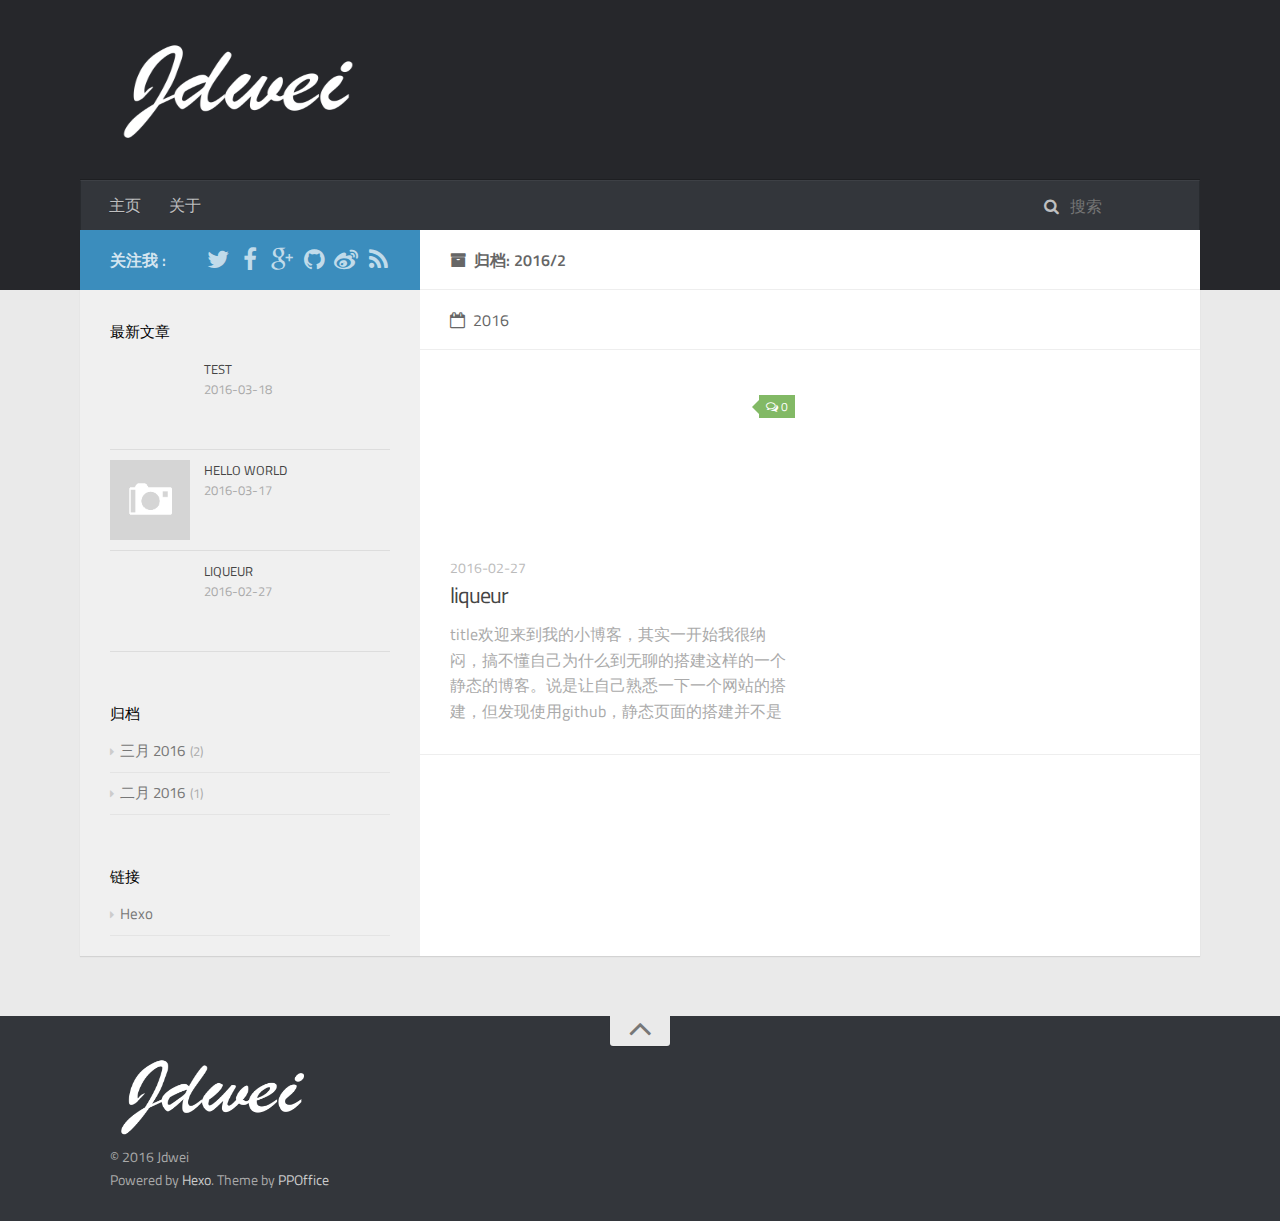
<file: archives/2016/02/index.html>
<!DOCTYPE html>
<html>
<head>
    <meta charset="utf-8">
    
    <title>归档: 2016/2 | 守望星空</title>
    <meta name="viewport" content="width=device-width, initial-scale=1, maximum-scale=1">
    
    <meta name="description">
<meta property="og:type" content="website">
<meta property="og:title" content="守望星空">
<meta property="og:url" content="http://yoursite.com/archives/2016/02/index.html">
<meta property="og:site_name" content="守望星空">
<meta property="og:description">
<meta name="twitter:card" content="summary">
<meta name="twitter:title" content="守望星空">
<meta name="twitter:description">
    

    

    

    <link rel="stylesheet" href="/vendor/font-awesome/css/font-awesome.min.css">
    <link rel="stylesheet" href="/vendor/titillium-web/styles.css">
    <link rel="stylesheet" href="/vendor/source-code-pro/styles.css">

    <link rel="stylesheet" href="/css/style.css">

    <script src="/vendor/jquery/2.0.3/jquery.min.js"></script>
    
    
        <link rel="stylesheet" href="/vendor/fancybox/jquery.fancybox.css">
    
    
        <link rel="stylesheet" href="/vendor/scrollLoading/style.css">
    
    
        <script type="text/javascript">
(function(i,s,o,g,r,a,m) {i['GoogleAnalyticsObject']=r;i[r]=i[r]||function() {
(i[r].q=i[r].q||[]).push(arguments)},i[r].l=1*new Date();a=s.createElement(o),
m=s.getElementsByTagName(o)[0];a.async=1;a.src=g;m.parentNode.insertBefore(a,m)
})(window,document,'script','//www.google-analytics.com/analytics.js','ga');

ga('create', 'true', 'auto');
ga('send', 'pageview');

</script>
    
    
        <script>
var _hmt = _hmt || [];
(function() {
  var hm = document.createElement("script");
  hm.src = "//hm.baidu.com/hm.js?true";
  var s = document.getElementsByTagName("script")[0];
  s.parentNode.insertBefore(hm, s);
})();
</script>

    

</head>

<body>
    <div id="wrap">
        <header id="header">
    <div id="header-outer" class="outer">
        <div class="container">
            <div class="container-inner">
                <div id="header-title">
                    <h1 class="logo-wrap">
                        <a href="/" class="logo"></a>
                    </h1>
                    
                </div>
                <div id="header-inner" class="nav-container">
                    <a id="main-nav-toggle" class="nav-icon fa fa-bars"></a>
                    <div class="nav-container-inner">
                        <ul id="main-nav">
                            
                                <li class="main-nav-list-item" >
                                    <a class="main-nav-list-link" href="http://scnujdwei.github.io/">主页</a>
                                </li>
                            
                                        
                                    
                                <li class="main-nav-list-item" >
                                    <a class="main-nav-list-link" href="http://scnujdwei.github.io/">关于</a>
                                </li>
                            
                        </ul>
                        <nav id="sub-nav">
                            <div id="search-form-wrap">

    <div class="search-form">
        <input type="text" class="st-default-search-input search-form-input" placeholder="搜索" />
    </div>
    <script type="text/javascript">
(function(w,d,t,u,n,s,e) {w['SwiftypeObject']=n;w[n]=w[n]||function() {
(w[n].q=w[n].q||[]).push(arguments);};s=d.createElement(t);
e=d.getElementsByTagName(t)[0];s.async=1;s.src=u;e.parentNode.insertBefore(s,e);
})(window,document,'script','//s.swiftypecdn.com/install/v2/st.js','_st');

_st('install','https://www.google.com.sg/# enter swiftype install key here','2.0.0');
</script>
<style>
    .st-ui-injected-overlay-container,
    .st-ui-injected-overlay-container *:not(select) {
        font-family: inherit !important;
    }
    section.st-ui-content.st-search-results a.st-ui-result .st-ui-type-heading {
        color: #3b8dbd !important;
    }
    .st-ui-injected-overlay-container .st-ui-header input[type="text"]:focus {
        border-bottom: 2px solid #3b8dbd;
    }
    .st-ui-injected-overlay-container .st-ui-footer a.st-ui-pagination-link {
        color: #3b8dbd;
    }
    .st-ui-injected-overlay-container .st-ui-footer a.st-ui-pagination-link span.st-ui-arrow {
        border-color: #3b8dbd;
    }
</style>

</div>
                        </nav>
                    </div>
                </div>
            </div>
        </div>
    </div>
</header>
        <div class="container">
            <div class="main-body container-inner">
                <div class="main-body-inner">
                    <section id="main">
                        <div class="main-body-header">
    <h1 class="header">
    
    <i class="icon fa fa-archive"></i>归档: 2016/2
    </h1>
</div>
                        <div class="main-body-content">
                            

    
    
        
        
        <section class="archives-wrap">
            <div class="archive-year-wrap">
                <a href="/archives/2016" class="archive-year"><i class="icon fa fa-calendar-o"></i>2016</a>
            </div>
            <div class="archives">
    
    
    
        <div class="article-row">
    
        <article class="article article-summary">
    <div class="article-summary-inner">
        
        <a href="/2016/02/27/liqueur/" class="thumbnail">
    
    
        <span style="background-image:url(http://7xk0er.com1.z0.glb.clouddn.com/%E8%8D%89%E8%8E%93%E9%85%92.jpg)" alt="liqueur" class="thumbnail-image"></span>
    
    
        
<span class="comment-counter">
    <i class="fa fa-comments-o"></i>
    
        <span class="ds-thread-count" data-thread-key="2016/02/27/liqueur/">0</span>
    
</span>

    
</a>
        
        <div class="article-meta">
            <p class="category">
            
            </p>
            <p class="date"><time datetime="2016-02-27T15:43:46.000Z" itemprop="datePublished">2016-02-27</time></p>
        </div>
        
    
        <h1 class="article-title" itemprop="name">
        <a href="/2016/02/27/liqueur/">liqueur</a>
        </h1>
    

        <p class="article-excerpt">
            title欢迎来到我的小博客，其实一开始我很纳闷，搞不懂自己为什么到无聊的搭建这样的一个静态的博客。说是让自己熟悉一下一个网站的搭建，但发现使用github，静态页面的搭建并不是很难。博客搭建好之后我就有点不知道要做什么了。最近想了一下，发现总要把自己喜欢的、了解的一些东西写上去，拿出来分享吧！从这个时候开始，我就又更郁闷了，我竟然不知道自己喜欢什么？天啊，都不知道拿什么来拯救自己，好想来个人拯救
        </p>
    </div>
</article>
    
        </div>
    


    </div></section>



                        </div>
                    </section>
                    <aside id="sidebar">
    <a class="sidebar-toggle" title="Expand Sidebar"><i class="toggle icon"></i></a>
    <div class="sidebar-top">
        <p>关注我 :</p>
        <ul class="social-links">
            
                
                <li>
                    <a class="social-tooltip" title="twitter" href="https://twitter.com/" target="_blank">
                        <i class="icon fa fa-twitter"></i>
                    </a>
                </li>
                
            
                
                <li>
                    <a class="social-tooltip" title="facebook" href="https://www.facebook.com/" target="_blank">
                        <i class="icon fa fa-facebook"></i>
                    </a>
                </li>
                
            
                
                <li>
                    <a class="social-tooltip" title="google-plus" href="/google.com.sg" target="_blank">
                        <i class="icon fa fa-google-plus"></i>
                    </a>
                </li>
                
            
                
                <li>
                    <a class="social-tooltip" title="github" href="https://github.com/scnujdwei/scnujdwei.github.io" target="_blank">
                        <i class="icon fa fa-github"></i>
                    </a>
                </li>
                
            
                
                <li>
                    <a class="social-tooltip" title="weibo" href="http://weibo.com/" target="_blank">
                        <i class="icon fa fa-weibo"></i>
                    </a>
                </li>
                
            
                
                <li>
                    <a class="social-tooltip" title="rss" href="/" target="_blank">
                        <i class="icon fa fa-rss"></i>
                    </a>
                </li>
                
            
        </ul>
    </div>
    
    <div class="widgets-container">
        
            
                
    <div class="widget-wrap">
        <h3 class="widget-title">最新文章</h3>
        <div class="widget">
            <ul id="recent-post" class="">
                
                    <li>
                        
                        <div class="item-thumbnail">
                            <a href="/2016/03/18/test/" class="thumbnail">
    
    
        <span style="background-image:url(http://7xk0er.com1.z0.glb.clouddn.com/%E8%8D%89%E8%8E%93%E9%85%92.jpg)" alt="test" class="thumbnail-image"></span>
    
    
</a>
                        </div>
                        
                        <div class="item-inner">
                            <p class="item-category"></p>
                            <p class="item-title"><a href="/2016/03/18/test/" class="title">test</a></p>
                            <p class="item-date"><time datetime="2016-03-17T16:06:40.252Z" itemprop="datePublished">2016-03-18</time></p>
                        </div>
                    </li>
                
                    <li>
                        
                        <div class="item-thumbnail">
                            <a href="/2016/03/17/hello-world/" class="thumbnail">
    
    
        <span class="thumbnail-image thumbnail-none"></span>
    
    
</a>
                        </div>
                        
                        <div class="item-inner">
                            <p class="item-category"></p>
                            <p class="item-title"><a href="/2016/03/17/hello-world/" class="title">Hello World</a></p>
                            <p class="item-date"><time datetime="2016-03-17T12:54:07.233Z" itemprop="datePublished">2016-03-17</time></p>
                        </div>
                    </li>
                
                    <li>
                        
                        <div class="item-thumbnail">
                            <a href="/2016/02/27/liqueur/" class="thumbnail">
    
    
        <span style="background-image:url(http://7xk0er.com1.z0.glb.clouddn.com/%E8%8D%89%E8%8E%93%E9%85%92.jpg)" alt="liqueur" class="thumbnail-image"></span>
    
    
</a>
                        </div>
                        
                        <div class="item-inner">
                            <p class="item-category"></p>
                            <p class="item-title"><a href="/2016/02/27/liqueur/" class="title">liqueur</a></p>
                            <p class="item-date"><time datetime="2016-02-27T15:43:46.000Z" itemprop="datePublished">2016-02-27</time></p>
                        </div>
                    </li>
                
            </ul>
        </div>
    </div>

            
                

            
                
    <div class="widget-wrap widget-list">
        <h3 class="widget-title">归档</h3>
        <div class="widget">
            <ul class="archive-list"><li class="archive-list-item"><a class="archive-list-link" href="/archives/2016/03/">三月 2016</a><span class="archive-list-count">2</span></li><li class="archive-list-item"><a class="archive-list-link" href="/archives/2016/02/">二月 2016</a><span class="archive-list-count">1</span></li></ul>
        </div>
    </div>


            
                

            
                

            
                
    <div class="widget-wrap widget-list">
        <h3 class="widget-title">链接</h3>
        <div class="widget">
            <ul>
                
                    <li>
                        <a href="http://hexo.io">Hexo</a>
                    </li>
                
            </ul>
        </div>
    </div>


            
        
    </div>
</aside>
                </div>
            </div>
        </div>
        <footer id="footer">
    <div class="container">
        <div class="container-inner">
            <a id="back-to-top" href="javascript:;"><i class="icon fa fa-angle-up"></i></a>
            <div class="credit">
                <h1 class="logo-wrap">
                    <a href="/" class="logo"></a>
                </h1>
                <p>&copy; 2016 Jdwei</p>
                <p>Powered by <a href="//hexo.io/" target="_blank">Hexo</a>. Theme by <a href="//github.com/ppoffice" target="_blank">PPOffice</a></p>
            </div>
        </div>
    </div>
</footer>
        
    
    <script type="text/javascript">
    var duoshuoQuery = {short_name:'scnujdwei'};
    (function() {
    var ds = document.createElement('script');
    ds.type = 'text/javascript';ds.async = true;
    ds.src = (document.location.protocol == 'https:' ? 'https:' : 'http:') + '//static.duoshuo.com/embed.js';
    ds.charset = 'UTF-8';
    (document.getElementsByTagName('head')[0]
    || document.getElementsByTagName('body')[0]).appendChild(ds);
    })();
    </script>



    
        <script src="/vendor/fancybox/jquery.fancybox.pack.js"></script>
    

    
        <script src="/vendor/scrollLoading/jquery.scrollLoading.js"></script>
        <script src="/vendor/scrollLoading/main.js"></script>
    


<!-- Custom Scripts -->
<script src="/js/main.js"></script>

    </div>
</body>
</html>
</file>
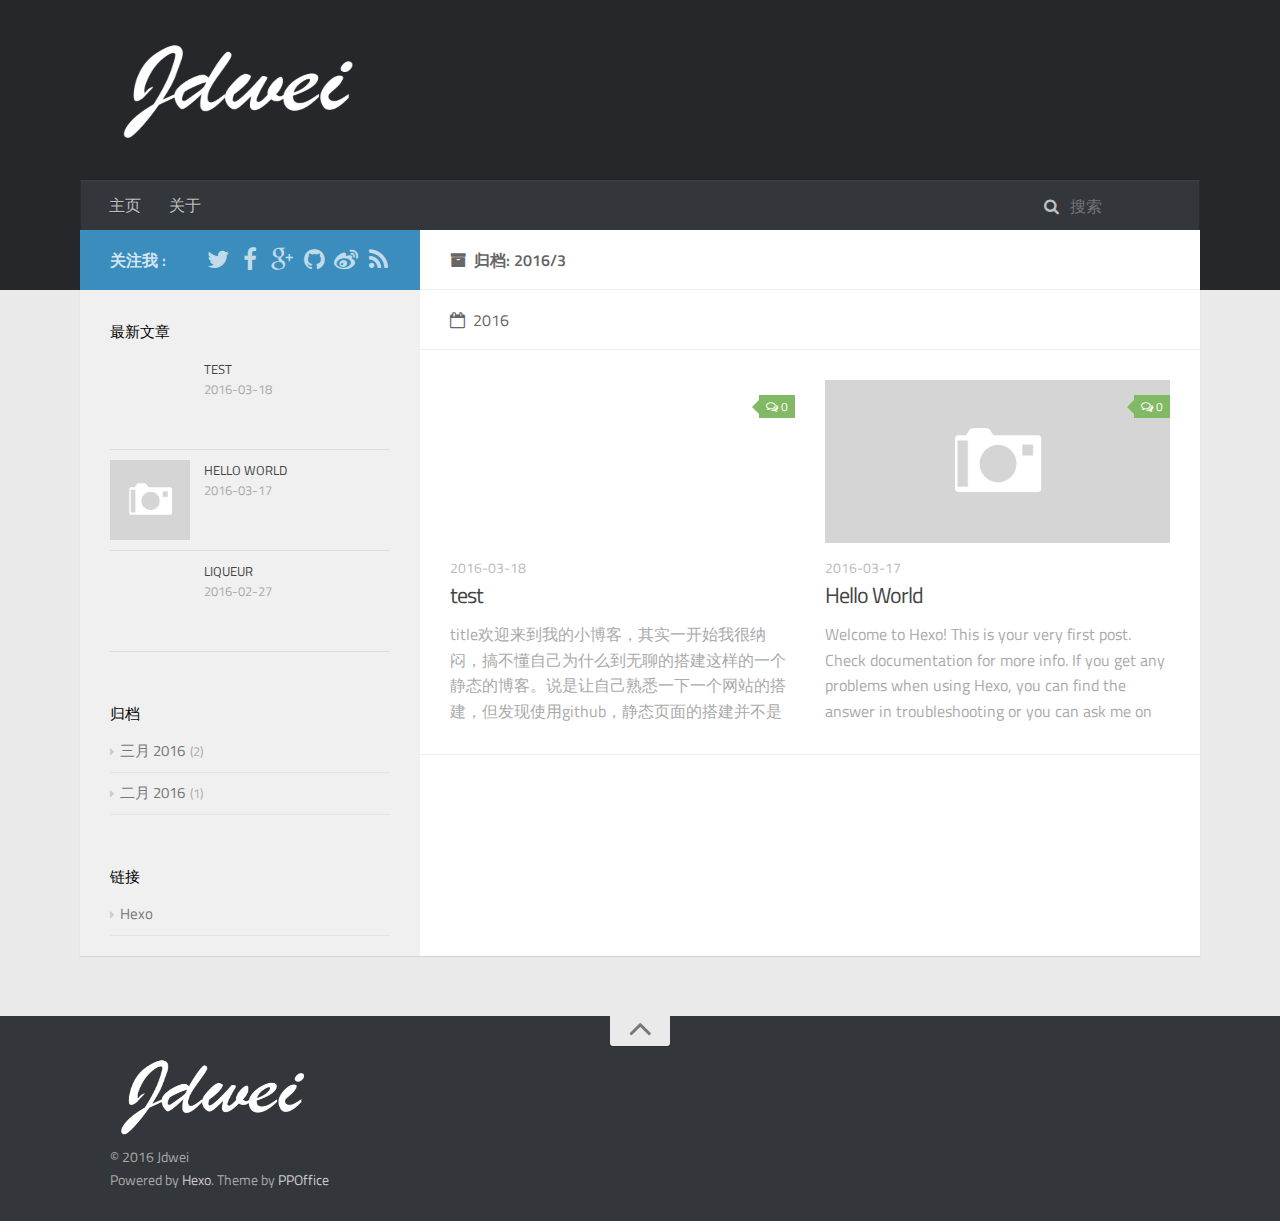
<file: archives/2016/03/index.html>
<!DOCTYPE html>
<html>
<head>
    <meta charset="utf-8">
    
    <title>归档: 2016/3 | 守望星空</title>
    <meta name="viewport" content="width=device-width, initial-scale=1, maximum-scale=1">
    
    <meta name="description">
<meta property="og:type" content="website">
<meta property="og:title" content="守望星空">
<meta property="og:url" content="http://yoursite.com/archives/2016/03/index.html">
<meta property="og:site_name" content="守望星空">
<meta property="og:description">
<meta name="twitter:card" content="summary">
<meta name="twitter:title" content="守望星空">
<meta name="twitter:description">
    

    

    

    <link rel="stylesheet" href="/vendor/font-awesome/css/font-awesome.min.css">
    <link rel="stylesheet" href="/vendor/titillium-web/styles.css">
    <link rel="stylesheet" href="/vendor/source-code-pro/styles.css">

    <link rel="stylesheet" href="/css/style.css">

    <script src="/vendor/jquery/2.0.3/jquery.min.js"></script>
    
    
        <link rel="stylesheet" href="/vendor/fancybox/jquery.fancybox.css">
    
    
        <link rel="stylesheet" href="/vendor/scrollLoading/style.css">
    
    
        <script type="text/javascript">
(function(i,s,o,g,r,a,m) {i['GoogleAnalyticsObject']=r;i[r]=i[r]||function() {
(i[r].q=i[r].q||[]).push(arguments)},i[r].l=1*new Date();a=s.createElement(o),
m=s.getElementsByTagName(o)[0];a.async=1;a.src=g;m.parentNode.insertBefore(a,m)
})(window,document,'script','//www.google-analytics.com/analytics.js','ga');

ga('create', 'true', 'auto');
ga('send', 'pageview');

</script>
    
    
        <script>
var _hmt = _hmt || [];
(function() {
  var hm = document.createElement("script");
  hm.src = "//hm.baidu.com/hm.js?true";
  var s = document.getElementsByTagName("script")[0];
  s.parentNode.insertBefore(hm, s);
})();
</script>

    

</head>

<body>
    <div id="wrap">
        <header id="header">
    <div id="header-outer" class="outer">
        <div class="container">
            <div class="container-inner">
                <div id="header-title">
                    <h1 class="logo-wrap">
                        <a href="/" class="logo"></a>
                    </h1>
                    
                </div>
                <div id="header-inner" class="nav-container">
                    <a id="main-nav-toggle" class="nav-icon fa fa-bars"></a>
                    <div class="nav-container-inner">
                        <ul id="main-nav">
                            
                                <li class="main-nav-list-item" >
                                    <a class="main-nav-list-link" href="http://scnujdwei.github.io/">主页</a>
                                </li>
                            
                                        
                                    
                                <li class="main-nav-list-item" >
                                    <a class="main-nav-list-link" href="http://scnujdwei.github.io/">关于</a>
                                </li>
                            
                        </ul>
                        <nav id="sub-nav">
                            <div id="search-form-wrap">

    <div class="search-form">
        <input type="text" class="st-default-search-input search-form-input" placeholder="搜索" />
    </div>
    <script type="text/javascript">
(function(w,d,t,u,n,s,e) {w['SwiftypeObject']=n;w[n]=w[n]||function() {
(w[n].q=w[n].q||[]).push(arguments);};s=d.createElement(t);
e=d.getElementsByTagName(t)[0];s.async=1;s.src=u;e.parentNode.insertBefore(s,e);
})(window,document,'script','//s.swiftypecdn.com/install/v2/st.js','_st');

_st('install','https://www.google.com.sg/# enter swiftype install key here','2.0.0');
</script>
<style>
    .st-ui-injected-overlay-container,
    .st-ui-injected-overlay-container *:not(select) {
        font-family: inherit !important;
    }
    section.st-ui-content.st-search-results a.st-ui-result .st-ui-type-heading {
        color: #3b8dbd !important;
    }
    .st-ui-injected-overlay-container .st-ui-header input[type="text"]:focus {
        border-bottom: 2px solid #3b8dbd;
    }
    .st-ui-injected-overlay-container .st-ui-footer a.st-ui-pagination-link {
        color: #3b8dbd;
    }
    .st-ui-injected-overlay-container .st-ui-footer a.st-ui-pagination-link span.st-ui-arrow {
        border-color: #3b8dbd;
    }
</style>

</div>
                        </nav>
                    </div>
                </div>
            </div>
        </div>
    </div>
</header>
        <div class="container">
            <div class="main-body container-inner">
                <div class="main-body-inner">
                    <section id="main">
                        <div class="main-body-header">
    <h1 class="header">
    
    <i class="icon fa fa-archive"></i>归档: 2016/3
    </h1>
</div>
                        <div class="main-body-content">
                            

    
    
        
        
        <section class="archives-wrap">
            <div class="archive-year-wrap">
                <a href="/archives/2016" class="archive-year"><i class="icon fa fa-calendar-o"></i>2016</a>
            </div>
            <div class="archives">
    
    
    
        <div class="article-row">
    
        <article class="article article-summary">
    <div class="article-summary-inner">
        
        <a href="/2016/03/18/test/" class="thumbnail">
    
    
        <span style="background-image:url(http://7xk0er.com1.z0.glb.clouddn.com/%E8%8D%89%E8%8E%93%E9%85%92.jpg)" alt="test" class="thumbnail-image"></span>
    
    
        
<span class="comment-counter">
    <i class="fa fa-comments-o"></i>
    
        <span class="ds-thread-count" data-thread-key="2016/03/18/test/">0</span>
    
</span>

    
</a>
        
        <div class="article-meta">
            <p class="category">
            
            </p>
            <p class="date"><time datetime="2016-03-17T16:06:40.252Z" itemprop="datePublished">2016-03-18</time></p>
        </div>
        
    
        <h1 class="article-title" itemprop="name">
        <a href="/2016/03/18/test/">test</a>
        </h1>
    

        <p class="article-excerpt">
            title欢迎来到我的小博客，其实一开始我很纳闷，搞不懂自己为什么到无聊的搭建这样的一个静态的博客。说是让自己熟悉一下一个网站的搭建，但发现使用github，静态页面的搭建并不是很难。博客搭建好之后我就有点不知道要做什么了。最近想了一下，发现总要把自己喜欢的、了解的一些东西写上去，拿出来分享吧！从这个时候开始，我就又更郁闷了，我竟然不知道自己喜欢什么？天啊，都不知道拿什么来拯救自己，好想来个人拯救
        </p>
    </div>
</article>
    

    
    
    
    
        <article class="article article-summary">
    <div class="article-summary-inner">
        
        <a href="/2016/03/17/hello-world/" class="thumbnail">
    
    
        <span class="thumbnail-image thumbnail-none"></span>
    
    
        
<span class="comment-counter">
    <i class="fa fa-comments-o"></i>
    
        <span class="ds-thread-count" data-thread-key="2016/03/17/hello-world/">0</span>
    
</span>

    
</a>
        
        <div class="article-meta">
            <p class="category">
            
            </p>
            <p class="date"><time datetime="2016-03-17T12:54:07.233Z" itemprop="datePublished">2016-03-17</time></p>
        </div>
        
    
        <h1 class="article-title" itemprop="name">
        <a href="/2016/03/17/hello-world/">Hello World</a>
        </h1>
    

        <p class="article-excerpt">
            Welcome to Hexo! This is your very first post. Check documentation for more info. If you get any problems when using Hexo, you can find the answer in troubleshooting or you can ask me on GitHub.
Quick
        </p>
    </div>
</article>
    
        </div>
    


    </div></section>



                        </div>
                    </section>
                    <aside id="sidebar">
    <a class="sidebar-toggle" title="Expand Sidebar"><i class="toggle icon"></i></a>
    <div class="sidebar-top">
        <p>关注我 :</p>
        <ul class="social-links">
            
                
                <li>
                    <a class="social-tooltip" title="twitter" href="https://twitter.com/" target="_blank">
                        <i class="icon fa fa-twitter"></i>
                    </a>
                </li>
                
            
                
                <li>
                    <a class="social-tooltip" title="facebook" href="https://www.facebook.com/" target="_blank">
                        <i class="icon fa fa-facebook"></i>
                    </a>
                </li>
                
            
                
                <li>
                    <a class="social-tooltip" title="google-plus" href="/google.com.sg" target="_blank">
                        <i class="icon fa fa-google-plus"></i>
                    </a>
                </li>
                
            
                
                <li>
                    <a class="social-tooltip" title="github" href="https://github.com/scnujdwei/scnujdwei.github.io" target="_blank">
                        <i class="icon fa fa-github"></i>
                    </a>
                </li>
                
            
                
                <li>
                    <a class="social-tooltip" title="weibo" href="http://weibo.com/" target="_blank">
                        <i class="icon fa fa-weibo"></i>
                    </a>
                </li>
                
            
                
                <li>
                    <a class="social-tooltip" title="rss" href="/" target="_blank">
                        <i class="icon fa fa-rss"></i>
                    </a>
                </li>
                
            
        </ul>
    </div>
    
    <div class="widgets-container">
        
            
                
    <div class="widget-wrap">
        <h3 class="widget-title">最新文章</h3>
        <div class="widget">
            <ul id="recent-post" class="">
                
                    <li>
                        
                        <div class="item-thumbnail">
                            <a href="/2016/03/18/test/" class="thumbnail">
    
    
        <span style="background-image:url(http://7xk0er.com1.z0.glb.clouddn.com/%E8%8D%89%E8%8E%93%E9%85%92.jpg)" alt="test" class="thumbnail-image"></span>
    
    
</a>
                        </div>
                        
                        <div class="item-inner">
                            <p class="item-category"></p>
                            <p class="item-title"><a href="/2016/03/18/test/" class="title">test</a></p>
                            <p class="item-date"><time datetime="2016-03-17T16:06:40.252Z" itemprop="datePublished">2016-03-18</time></p>
                        </div>
                    </li>
                
                    <li>
                        
                        <div class="item-thumbnail">
                            <a href="/2016/03/17/hello-world/" class="thumbnail">
    
    
        <span class="thumbnail-image thumbnail-none"></span>
    
    
</a>
                        </div>
                        
                        <div class="item-inner">
                            <p class="item-category"></p>
                            <p class="item-title"><a href="/2016/03/17/hello-world/" class="title">Hello World</a></p>
                            <p class="item-date"><time datetime="2016-03-17T12:54:07.233Z" itemprop="datePublished">2016-03-17</time></p>
                        </div>
                    </li>
                
                    <li>
                        
                        <div class="item-thumbnail">
                            <a href="/2016/02/27/liqueur/" class="thumbnail">
    
    
        <span style="background-image:url(http://7xk0er.com1.z0.glb.clouddn.com/%E8%8D%89%E8%8E%93%E9%85%92.jpg)" alt="liqueur" class="thumbnail-image"></span>
    
    
</a>
                        </div>
                        
                        <div class="item-inner">
                            <p class="item-category"></p>
                            <p class="item-title"><a href="/2016/02/27/liqueur/" class="title">liqueur</a></p>
                            <p class="item-date"><time datetime="2016-02-27T15:43:46.000Z" itemprop="datePublished">2016-02-27</time></p>
                        </div>
                    </li>
                
            </ul>
        </div>
    </div>

            
                

            
                
    <div class="widget-wrap widget-list">
        <h3 class="widget-title">归档</h3>
        <div class="widget">
            <ul class="archive-list"><li class="archive-list-item"><a class="archive-list-link" href="/archives/2016/03/">三月 2016</a><span class="archive-list-count">2</span></li><li class="archive-list-item"><a class="archive-list-link" href="/archives/2016/02/">二月 2016</a><span class="archive-list-count">1</span></li></ul>
        </div>
    </div>


            
                

            
                

            
                
    <div class="widget-wrap widget-list">
        <h3 class="widget-title">链接</h3>
        <div class="widget">
            <ul>
                
                    <li>
                        <a href="http://hexo.io">Hexo</a>
                    </li>
                
            </ul>
        </div>
    </div>


            
        
    </div>
</aside>
                </div>
            </div>
        </div>
        <footer id="footer">
    <div class="container">
        <div class="container-inner">
            <a id="back-to-top" href="javascript:;"><i class="icon fa fa-angle-up"></i></a>
            <div class="credit">
                <h1 class="logo-wrap">
                    <a href="/" class="logo"></a>
                </h1>
                <p>&copy; 2016 Jdwei</p>
                <p>Powered by <a href="//hexo.io/" target="_blank">Hexo</a>. Theme by <a href="//github.com/ppoffice" target="_blank">PPOffice</a></p>
            </div>
        </div>
    </div>
</footer>
        
    
    <script type="text/javascript">
    var duoshuoQuery = {short_name:'scnujdwei'};
    (function() {
    var ds = document.createElement('script');
    ds.type = 'text/javascript';ds.async = true;
    ds.src = (document.location.protocol == 'https:' ? 'https:' : 'http:') + '//static.duoshuo.com/embed.js';
    ds.charset = 'UTF-8';
    (document.getElementsByTagName('head')[0]
    || document.getElementsByTagName('body')[0]).appendChild(ds);
    })();
    </script>



    
        <script src="/vendor/fancybox/jquery.fancybox.pack.js"></script>
    

    
        <script src="/vendor/scrollLoading/jquery.scrollLoading.js"></script>
        <script src="/vendor/scrollLoading/main.js"></script>
    


<!-- Custom Scripts -->
<script src="/js/main.js"></script>

    </div>
</body>
</html>
</file>
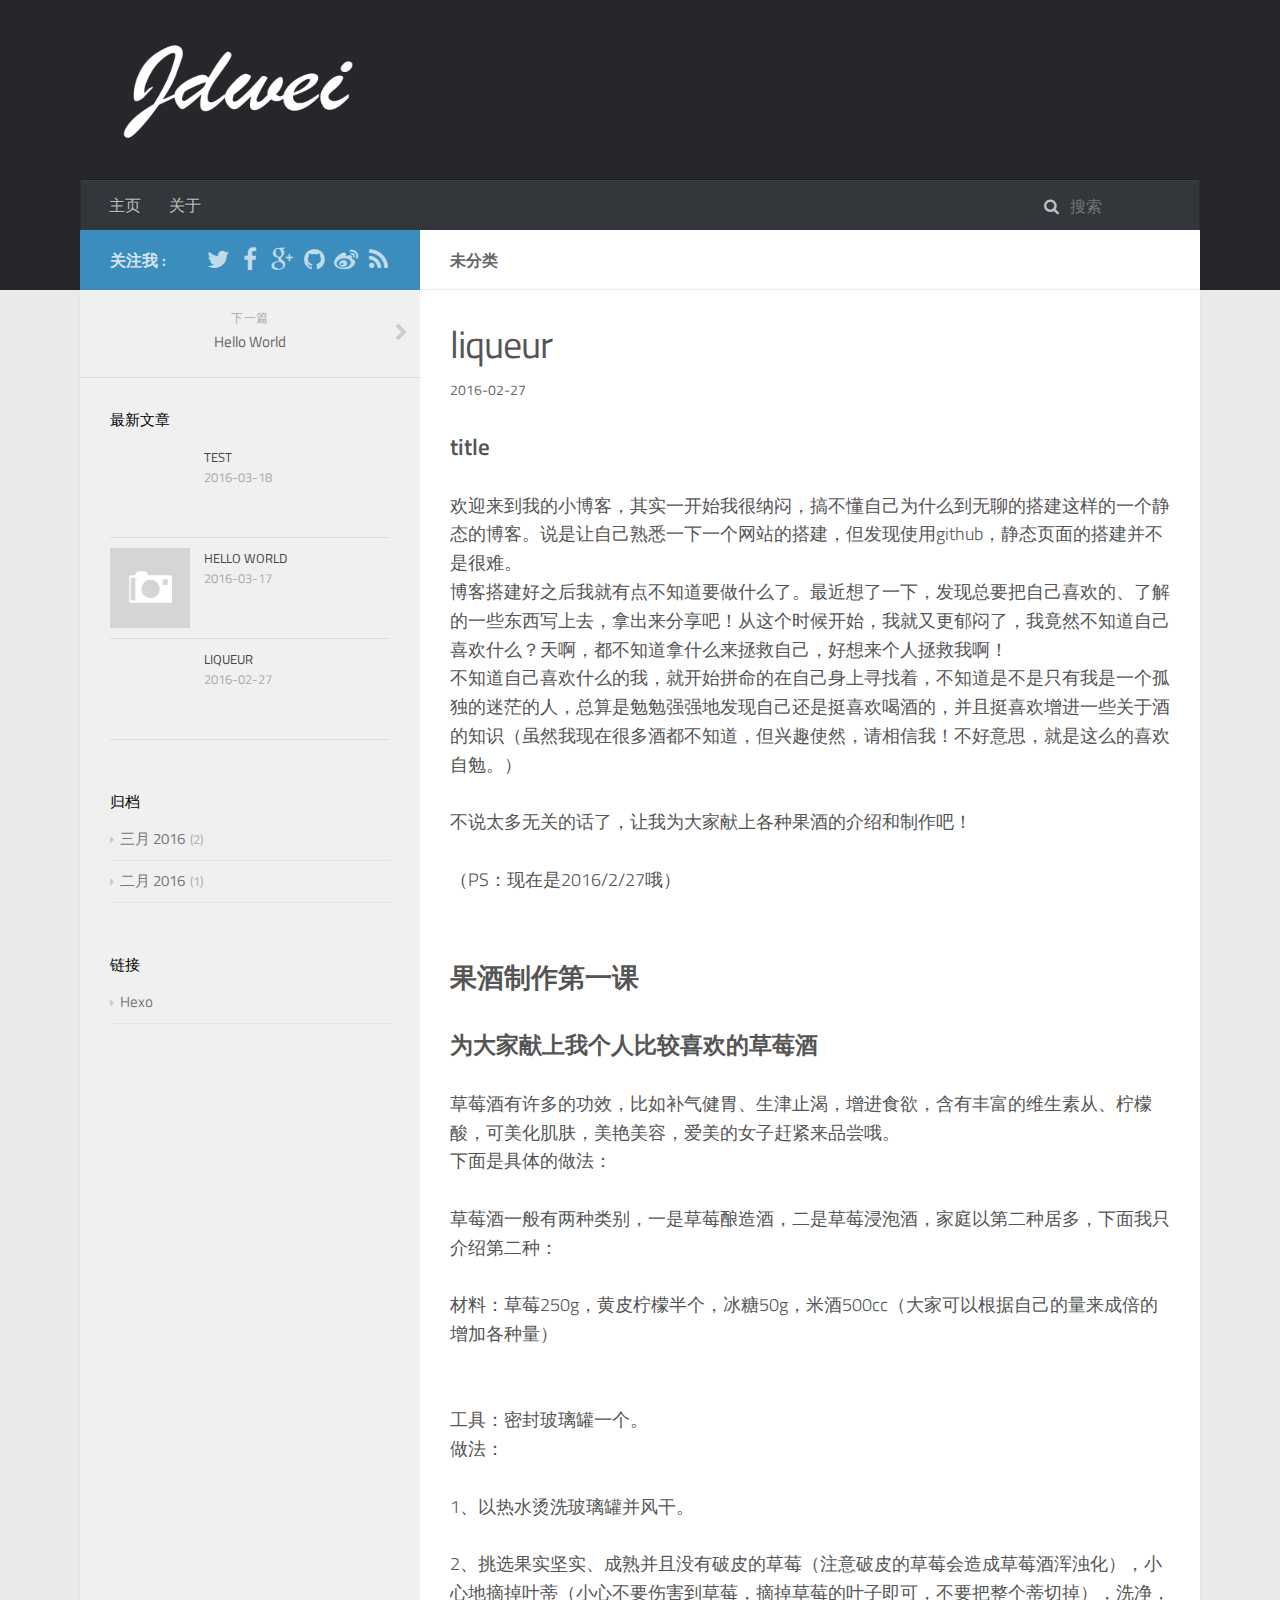
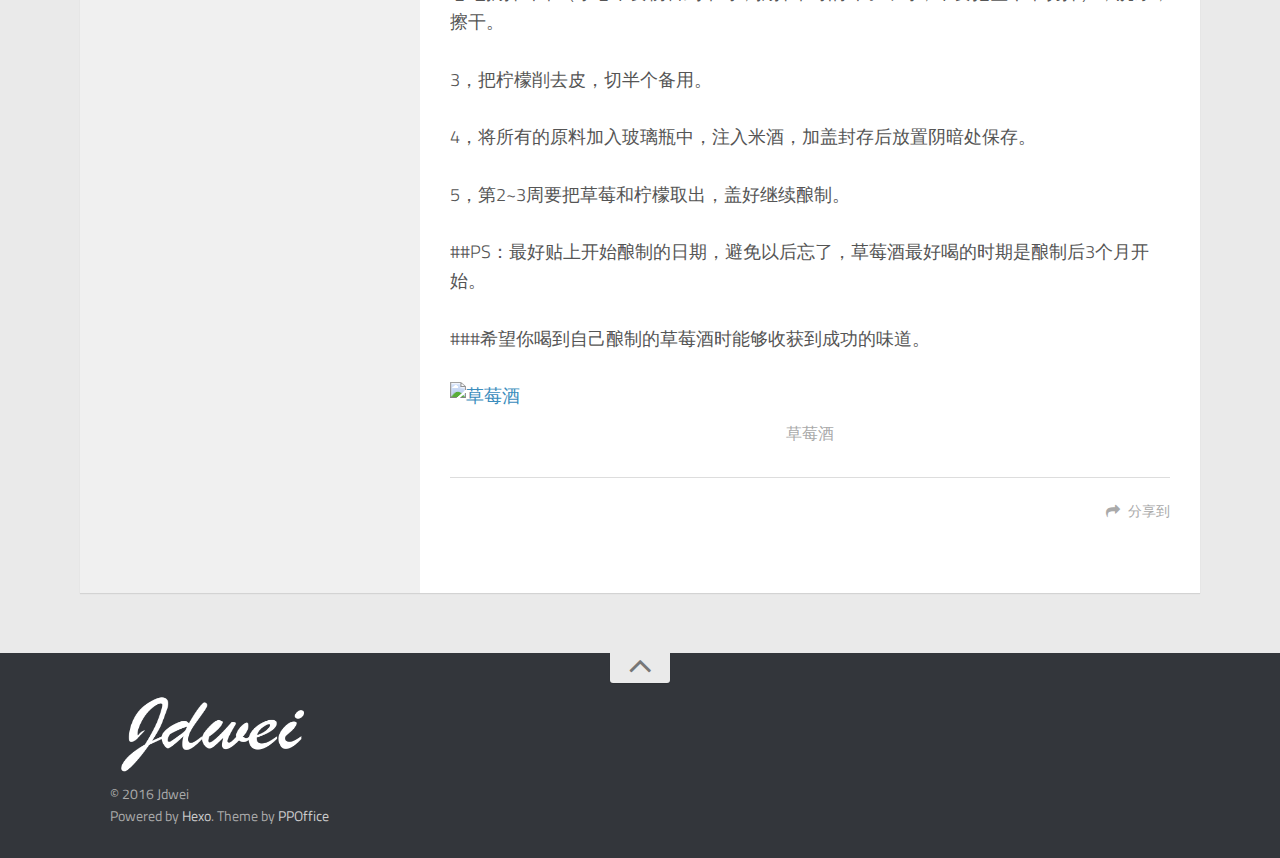
<file: 2016/02/27/liqueur/index.html>
<!DOCTYPE html>
<html>
<head>
    <meta charset="utf-8">
    
    <title>liqueur | 守望星空</title>
    <meta name="viewport" content="width=device-width, initial-scale=1, maximum-scale=1">
    
        <meta name="keywords" content="" />
    
    <meta name="description" content="title欢迎来到我的小博客，其实一开始我很纳闷，搞不懂自己为什么到无聊的搭建这样的一个静态的博客。说是让自己熟悉一下一个网站的搭建，但发现使用github，静态页面的搭建并不是很难。博客搭建好之后我就有点不知道要做什么了。最近想了一下，发现总要把自己喜欢的、了解的一些东西写上去，拿出来分享吧！从这个时候开始，我就又更郁闷了，我竟然不知道自己喜欢什么？天啊，都不知道拿什么来拯救自己，好想来个人拯救">
<meta property="og:type" content="article">
<meta property="og:title" content="liqueur">
<meta property="og:url" content="http://yoursite.com/2016/02/27/liqueur/index.html">
<meta property="og:site_name" content="守望星空">
<meta property="og:description" content="title欢迎来到我的小博客，其实一开始我很纳闷，搞不懂自己为什么到无聊的搭建这样的一个静态的博客。说是让自己熟悉一下一个网站的搭建，但发现使用github，静态页面的搭建并不是很难。博客搭建好之后我就有点不知道要做什么了。最近想了一下，发现总要把自己喜欢的、了解的一些东西写上去，拿出来分享吧！从这个时候开始，我就又更郁闷了，我竟然不知道自己喜欢什么？天啊，都不知道拿什么来拯救自己，好想来个人拯救">
<meta property="og:image" content="http://7xk0er.com1.z0.glb.clouddn.com/%E8%8D%89%E8%8E%93%E9%85%92.jpg">
<meta property="og:updated_time" content="2016-03-17T15:24:17.792Z">
<meta name="twitter:card" content="summary">
<meta name="twitter:title" content="liqueur">
<meta name="twitter:description" content="title欢迎来到我的小博客，其实一开始我很纳闷，搞不懂自己为什么到无聊的搭建这样的一个静态的博客。说是让自己熟悉一下一个网站的搭建，但发现使用github，静态页面的搭建并不是很难。博客搭建好之后我就有点不知道要做什么了。最近想了一下，发现总要把自己喜欢的、了解的一些东西写上去，拿出来分享吧！从这个时候开始，我就又更郁闷了，我竟然不知道自己喜欢什么？天啊，都不知道拿什么来拯救自己，好想来个人拯救">
<meta name="twitter:image" content="http://7xk0er.com1.z0.glb.clouddn.com/%E8%8D%89%E8%8E%93%E9%85%92.jpg">
    

    

    

    <link rel="stylesheet" href="/vendor/font-awesome/css/font-awesome.min.css">
    <link rel="stylesheet" href="/vendor/titillium-web/styles.css">
    <link rel="stylesheet" href="/vendor/source-code-pro/styles.css">

    <link rel="stylesheet" href="/css/style.css">

    <script src="/vendor/jquery/2.0.3/jquery.min.js"></script>
    
    
        <link rel="stylesheet" href="/vendor/fancybox/jquery.fancybox.css">
    
    
        <link rel="stylesheet" href="/vendor/scrollLoading/style.css">
    
    
        <script type="text/javascript">
(function(i,s,o,g,r,a,m) {i['GoogleAnalyticsObject']=r;i[r]=i[r]||function() {
(i[r].q=i[r].q||[]).push(arguments)},i[r].l=1*new Date();a=s.createElement(o),
m=s.getElementsByTagName(o)[0];a.async=1;a.src=g;m.parentNode.insertBefore(a,m)
})(window,document,'script','//www.google-analytics.com/analytics.js','ga');

ga('create', 'true', 'auto');
ga('send', 'pageview');

</script>
    
    
        <script>
var _hmt = _hmt || [];
(function() {
  var hm = document.createElement("script");
  hm.src = "//hm.baidu.com/hm.js?true";
  var s = document.getElementsByTagName("script")[0];
  s.parentNode.insertBefore(hm, s);
})();
</script>

    

</head>

<body>
    <div id="wrap">
        <header id="header">
    <div id="header-outer" class="outer">
        <div class="container">
            <div class="container-inner">
                <div id="header-title">
                    <h1 class="logo-wrap">
                        <a href="/" class="logo"></a>
                    </h1>
                    
                </div>
                <div id="header-inner" class="nav-container">
                    <a id="main-nav-toggle" class="nav-icon fa fa-bars"></a>
                    <div class="nav-container-inner">
                        <ul id="main-nav">
                            
                                <li class="main-nav-list-item" >
                                    <a class="main-nav-list-link" href="http://scnujdwei.github.io/">主页</a>
                                </li>
                            
                                        
                                    
                                <li class="main-nav-list-item" >
                                    <a class="main-nav-list-link" href="http://scnujdwei.github.io/">关于</a>
                                </li>
                            
                        </ul>
                        <nav id="sub-nav">
                            <div id="search-form-wrap">

    <div class="search-form">
        <input type="text" class="st-default-search-input search-form-input" placeholder="搜索" />
    </div>
    <script type="text/javascript">
(function(w,d,t,u,n,s,e) {w['SwiftypeObject']=n;w[n]=w[n]||function() {
(w[n].q=w[n].q||[]).push(arguments);};s=d.createElement(t);
e=d.getElementsByTagName(t)[0];s.async=1;s.src=u;e.parentNode.insertBefore(s,e);
})(window,document,'script','//s.swiftypecdn.com/install/v2/st.js','_st');

_st('install','https://www.google.com.sg/# enter swiftype install key here','2.0.0');
</script>
<style>
    .st-ui-injected-overlay-container,
    .st-ui-injected-overlay-container *:not(select) {
        font-family: inherit !important;
    }
    section.st-ui-content.st-search-results a.st-ui-result .st-ui-type-heading {
        color: #3b8dbd !important;
    }
    .st-ui-injected-overlay-container .st-ui-header input[type="text"]:focus {
        border-bottom: 2px solid #3b8dbd;
    }
    .st-ui-injected-overlay-container .st-ui-footer a.st-ui-pagination-link {
        color: #3b8dbd;
    }
    .st-ui-injected-overlay-container .st-ui-footer a.st-ui-pagination-link span.st-ui-arrow {
        border-color: #3b8dbd;
    }
</style>

</div>
                        </nav>
                    </div>
                </div>
            </div>
        </div>
    </div>
</header>
        <div class="container">
            <div class="main-body container-inner">
                <div class="main-body-inner">
                    <section id="main">
                        <div class="main-body-header">
    <h1 class="header">
    
    未分类
    </h1>
</div>
                        <div class="main-body-content">
                            <article id="post-liqueur" class="article article-single article-type-post" itemscope itemprop="blogPost">
    <div class="article-inner">
        
            <header class="article-header">
                
    
        <h1 class="article-title" itemprop="name">
        liqueur
        </h1>
    

            </header>
        
        <div class="article-subtitle">
            <a href="/2016/02/27/liqueur/" class="article-date">
    <time datetime="2016-02-27T15:43:46.000Z" itemprop="datePublished">2016-02-27</time>
</a>
            
        </div>
        <div class="article-entry" itemprop="articleBody">
            <h3 id="title"><a href="#title" class="headerlink" title="title"></a>title</h3><p>欢迎来到我的小博客，其实一开始我很纳闷，搞不懂自己为什么到无聊的搭建这样的一个静态的博客。说是让自己熟悉一下一个网站的搭建，但发现使用github，静态页面的搭建并不是很难。<br>博客搭建好之后我就有点不知道要做什么了。最近想了一下，发现总要把自己喜欢的、了解的一些东西写上去，拿出来分享吧！从这个时候开始，我就又更郁闷了，我竟然不知道自己喜欢什么？天啊，都不知道拿什么来拯救自己，好想来个人拯救我啊！<br>不知道自己喜欢什么的我，就开始拼命的在自己身上寻找着，不知道是不是只有我是一个孤独的迷茫的人，总算是勉勉强强地发现自己还是挺喜欢喝酒的，并且挺喜欢增进一些关于酒的知识（虽然我现在很多酒都不知道，但兴趣使然，请相信我！不好意思，就是这么的喜欢自勉。）<br><br>不说太多无关的话了，让我为大家献上各种果酒的介绍和制作吧！<br><br>（PS：现在是2016/2/27哦）<br><br></p>
<h2 id="果酒制作第一课"><a href="#果酒制作第一课" class="headerlink" title="果酒制作第一课"></a>果酒制作第一课<br></h2><h3 id="为大家献上我个人比较喜欢的草莓酒"><a href="#为大家献上我个人比较喜欢的草莓酒" class="headerlink" title="为大家献上我个人比较喜欢的草莓酒"></a>为大家献上我个人比较喜欢的草莓酒</h3><p>草莓酒有许多的功效，比如补气健胃、生津止渴，增进食欲，含有丰富的维生素从、柠檬酸，可美化肌肤，美艳美容，爱美的女子赶紧来品尝哦。<br>下面是具体的做法：<br><br>草莓酒一般有两种类别，一是草莓酿造酒，二是草莓浸泡酒，家庭以第二种居多，下面我只介绍第二种：<br><br>材料：草莓250g，黄皮柠檬半个，冰糖50g，米酒500cc（大家可以根据自己的量来成倍的增加各种量）<br><br><br>工具：密封玻璃罐一个。<br>做法：<br><br>1、以热水烫洗玻璃罐并风干。<br><br>2、挑选果实坚实、成熟并且没有破皮的草莓（注意破皮的草莓会造成草莓酒浑浊化），小心地摘掉叶蒂（小心不要伤害到草莓，摘掉草莓的叶子即可，不要把整个蒂切掉），洗净，擦干。<br><br>3，把柠檬削去皮，切半个备用。<br><br>4，将所有的原料加入玻璃瓶中，注入米酒，加盖封存后放置阴暗处保存。<br><br>5，第2~3周要把草莓和柠檬取出，盖好继续酿制。<br></p>
<p>##PS：最好贴上开始酿制的日期，避免以后忘了，草莓酒最好喝的时期是酿制后3个月开始。<br></p>
<p>###希望你喝到自己酿制的草莓酒时能够收获到成功的味道。<br><br><img src="http://7xk0er.com1.z0.glb.clouddn.com/%E8%8D%89%E8%8E%93%E9%85%92.jpg" alt="草莓酒"></p>

        </div>
        <footer class="article-footer">
            



    <a data-url="http://yoursite.com/2016/02/27/liqueur/" data-id="cim23tk6f00011wsax9gzd3ou" class="article-share-link"><i class="fa fa-share"></i>分享到</a>
<script>
    (function ($) {
        $('body').on('click', function() {
            $('.article-share-box.on').removeClass('on');
        }).on('click', '.article-share-link', function(e) {
            e.stopPropagation();

            var $this = $(this),
                url = $this.attr('data-url'),
                encodedUrl = encodeURIComponent(url),
                id = 'article-share-box-' + $this.attr('data-id'),
                offset = $this.offset(),
                box;

            if ($('#' + id).length) {
                box = $('#' + id);

                if (box.hasClass('on')){
                    box.removeClass('on');
                    return;
                }
            } else {
                var html = [
                    '<div id="' + id + '" class="article-share-box">',
                        '<input class="article-share-input" value="' + url + '">',
                        '<div class="article-share-links">',
                            '<a href="https://twitter.com/intent/tweet?url=' + encodedUrl + '" class="article-share-twitter" target="_blank" title="Twitter"></a>',
                            '<a href="https://www.facebook.com/sharer.php?u=' + encodedUrl + '" class="article-share-facebook" target="_blank" title="Facebook"></a>',
                            '<a href="http://pinterest.com/pin/create/button/?url=' + encodedUrl + '" class="article-share-pinterest" target="_blank" title="Pinterest"></a>',
                            '<a href="https://plus.google.com/share?url=' + encodedUrl + '" class="article-share-google" target="_blank" title="Google+"></a>',
                        '</div>',
                    '</div>'
                ].join('');

              box = $(html);

              $('body').append(box);
            }

            $('.article-share-box.on').hide();

            box.css({
                top: offset.top + 25,
                left: offset.left
            }).addClass('on');

        }).on('click', '.article-share-box', function (e) {
            e.stopPropagation();
        }).on('click', '.article-share-box-input', function () {
            $(this).select();
        }).on('click', '.article-share-box-link', function (e) {
            e.preventDefault();
            e.stopPropagation();

            window.open(this.href, 'article-share-box-window-' + Date.now(), 'width=500,height=450');
        });
    })(jQuery);
</script>

        </footer>
    </div>
</article>

    <section id="comments">
    
        
    <div class="ds-thread" data-thread-key="2016/02/27/liqueur/" data-title="liqueur" data-url="http://yoursite.com/2016/02/27/liqueur/"></div>
    <style>
        #ds-thread #ds-reset .ds-textarea-wrapper {
            background: none;
        }
        #ds-reset .ds-avatar img {
            box-shadow: none;
        }
        #ds-reset .ds-gradient-bg {
            background: #f7f7f7;
        }
        #ds-thread #ds-reset li.ds-tab a {
            border-radius: 3px;
        }
        #ds-thread #ds-reset .ds-post-button {
            color: white;
            border: none;
            box-shadow: none;
            background: #d32;
            text-shadow: none;
            font-weight: normal;
            font-family: 'Microsoft Yahei';
        }
        #ds-thread #ds-reset .ds-post-button:hover {
            color: white;
            background: #DE594C;
        }
        #ds-thread #ds-reset .ds-post-button:active {
            background: #d32;
        }
        #ds-smilies-tooltip ul.ds-smilies-tabs li a.ds-current {
            color: white;
            background: #d32;
            box-shadow: none;
            text-shadow: none;
            font-weight: normal;
        }
    </style>

    
    </section>

                        </div>
                    </section>
                    <aside id="sidebar">
    <a class="sidebar-toggle" title="Expand Sidebar"><i class="toggle icon"></i></a>
    <div class="sidebar-top">
        <p>关注我 :</p>
        <ul class="social-links">
            
                
                <li>
                    <a class="social-tooltip" title="twitter" href="https://twitter.com/" target="_blank">
                        <i class="icon fa fa-twitter"></i>
                    </a>
                </li>
                
            
                
                <li>
                    <a class="social-tooltip" title="facebook" href="https://www.facebook.com/" target="_blank">
                        <i class="icon fa fa-facebook"></i>
                    </a>
                </li>
                
            
                
                <li>
                    <a class="social-tooltip" title="google-plus" href="/google.com.sg" target="_blank">
                        <i class="icon fa fa-google-plus"></i>
                    </a>
                </li>
                
            
                
                <li>
                    <a class="social-tooltip" title="github" href="https://github.com/scnujdwei/scnujdwei.github.io" target="_blank">
                        <i class="icon fa fa-github"></i>
                    </a>
                </li>
                
            
                
                <li>
                    <a class="social-tooltip" title="weibo" href="http://weibo.com/" target="_blank">
                        <i class="icon fa fa-weibo"></i>
                    </a>
                </li>
                
            
                
                <li>
                    <a class="social-tooltip" title="rss" href="/" target="_blank">
                        <i class="icon fa fa-rss"></i>
                    </a>
                </li>
                
            
        </ul>
    </div>
    
        
<nav id="article-nav">
    
        <a href="/2016/03/17/hello-world/" id="article-nav-newer" class="article-nav-link-wrap">
        <strong class="article-nav-caption">下一篇</strong>
        <p class="article-nav-title">
        
            Hello World
        
        </p>
        <i class="icon fa fa-chevron-right" id="icon-chevron-right"></i>
    </a>
    
    
</nav>

    
    <div class="widgets-container">
        
            
                
    <div class="widget-wrap">
        <h3 class="widget-title">最新文章</h3>
        <div class="widget">
            <ul id="recent-post" class="">
                
                    <li>
                        
                        <div class="item-thumbnail">
                            <a href="/2016/03/18/test/" class="thumbnail">
    
    
        <span style="background-image:url(http://7xk0er.com1.z0.glb.clouddn.com/%E8%8D%89%E8%8E%93%E9%85%92.jpg)" alt="test" class="thumbnail-image"></span>
    
    
</a>
                        </div>
                        
                        <div class="item-inner">
                            <p class="item-category"></p>
                            <p class="item-title"><a href="/2016/03/18/test/" class="title">test</a></p>
                            <p class="item-date"><time datetime="2016-03-17T16:06:40.252Z" itemprop="datePublished">2016-03-18</time></p>
                        </div>
                    </li>
                
                    <li>
                        
                        <div class="item-thumbnail">
                            <a href="/2016/03/17/hello-world/" class="thumbnail">
    
    
        <span class="thumbnail-image thumbnail-none"></span>
    
    
</a>
                        </div>
                        
                        <div class="item-inner">
                            <p class="item-category"></p>
                            <p class="item-title"><a href="/2016/03/17/hello-world/" class="title">Hello World</a></p>
                            <p class="item-date"><time datetime="2016-03-17T12:54:07.233Z" itemprop="datePublished">2016-03-17</time></p>
                        </div>
                    </li>
                
                    <li>
                        
                        <div class="item-thumbnail">
                            <a href="/2016/02/27/liqueur/" class="thumbnail">
    
    
        <span style="background-image:url(http://7xk0er.com1.z0.glb.clouddn.com/%E8%8D%89%E8%8E%93%E9%85%92.jpg)" alt="liqueur" class="thumbnail-image"></span>
    
    
</a>
                        </div>
                        
                        <div class="item-inner">
                            <p class="item-category"></p>
                            <p class="item-title"><a href="/2016/02/27/liqueur/" class="title">liqueur</a></p>
                            <p class="item-date"><time datetime="2016-02-27T15:43:46.000Z" itemprop="datePublished">2016-02-27</time></p>
                        </div>
                    </li>
                
            </ul>
        </div>
    </div>

            
                

            
                
    <div class="widget-wrap widget-list">
        <h3 class="widget-title">归档</h3>
        <div class="widget">
            <ul class="archive-list"><li class="archive-list-item"><a class="archive-list-link" href="/archives/2016/03/">三月 2016</a><span class="archive-list-count">2</span></li><li class="archive-list-item"><a class="archive-list-link" href="/archives/2016/02/">二月 2016</a><span class="archive-list-count">1</span></li></ul>
        </div>
    </div>


            
                

            
                

            
                
    <div class="widget-wrap widget-list">
        <h3 class="widget-title">链接</h3>
        <div class="widget">
            <ul>
                
                    <li>
                        <a href="http://hexo.io">Hexo</a>
                    </li>
                
            </ul>
        </div>
    </div>


            
        
    </div>
</aside>
                </div>
            </div>
        </div>
        <footer id="footer">
    <div class="container">
        <div class="container-inner">
            <a id="back-to-top" href="javascript:;"><i class="icon fa fa-angle-up"></i></a>
            <div class="credit">
                <h1 class="logo-wrap">
                    <a href="/" class="logo"></a>
                </h1>
                <p>&copy; 2016 Jdwei</p>
                <p>Powered by <a href="//hexo.io/" target="_blank">Hexo</a>. Theme by <a href="//github.com/ppoffice" target="_blank">PPOffice</a></p>
            </div>
        </div>
    </div>
</footer>
        
    
    <script type="text/javascript">
    var duoshuoQuery = {short_name:'scnujdwei'};
    (function() {
    var ds = document.createElement('script');
    ds.type = 'text/javascript';ds.async = true;
    ds.src = (document.location.protocol == 'https:' ? 'https:' : 'http:') + '//static.duoshuo.com/embed.js';
    ds.charset = 'UTF-8';
    (document.getElementsByTagName('head')[0]
    || document.getElementsByTagName('body')[0]).appendChild(ds);
    })();
    </script>



    
        <script src="/vendor/fancybox/jquery.fancybox.pack.js"></script>
    

    
        <script src="/vendor/scrollLoading/jquery.scrollLoading.js"></script>
        <script src="/vendor/scrollLoading/main.js"></script>
    


<!-- Custom Scripts -->
<script src="/js/main.js"></script>

    </div>
</body>
</html>
</file>
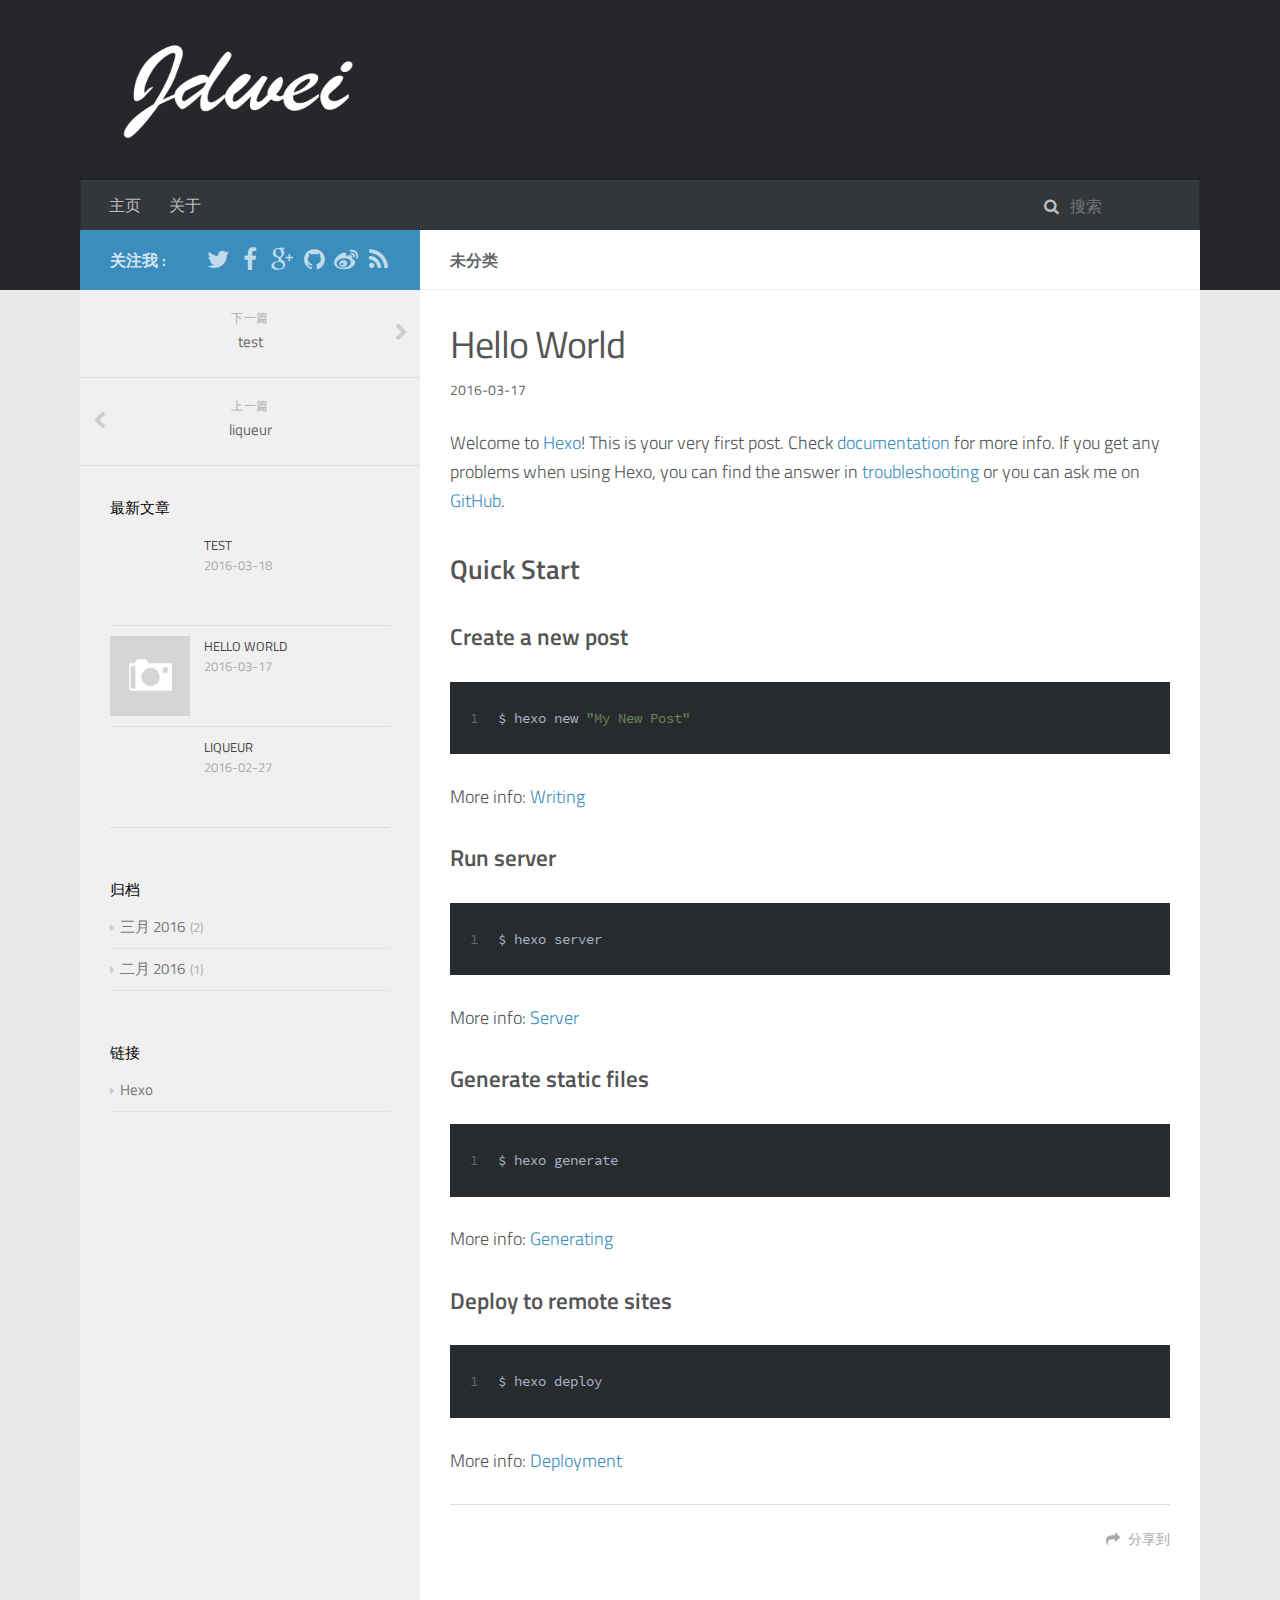
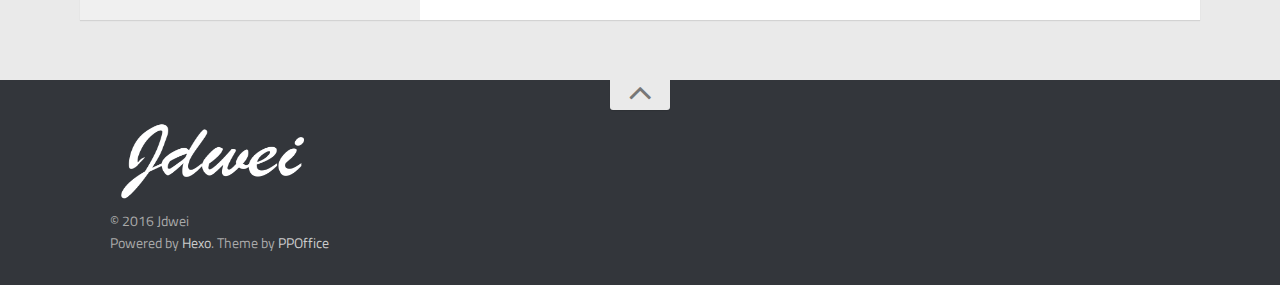
<file: 2016/03/17/hello-world/index.html>
<!DOCTYPE html>
<html>
<head>
    <meta charset="utf-8">
    
    <title>Hello World | 守望星空</title>
    <meta name="viewport" content="width=device-width, initial-scale=1, maximum-scale=1">
    
        <meta name="keywords" content="" />
    
    <meta name="description" content="Welcome to Hexo! This is your very first post. Check documentation for more info. If you get any problems when using Hexo, you can find the answer in troubleshooting or you can ask me on GitHub.
Quick">
<meta property="og:type" content="article">
<meta property="og:title" content="Hello World">
<meta property="og:url" content="http://yoursite.com/2016/03/17/hello-world/index.html">
<meta property="og:site_name" content="守望星空">
<meta property="og:description" content="Welcome to Hexo! This is your very first post. Check documentation for more info. If you get any problems when using Hexo, you can find the answer in troubleshooting or you can ask me on GitHub.
Quick">
<meta property="og:updated_time" content="2016-03-17T12:54:07.246Z">
<meta name="twitter:card" content="summary">
<meta name="twitter:title" content="Hello World">
<meta name="twitter:description" content="Welcome to Hexo! This is your very first post. Check documentation for more info. If you get any problems when using Hexo, you can find the answer in troubleshooting or you can ask me on GitHub.
Quick">
    

    

    

    <link rel="stylesheet" href="/vendor/font-awesome/css/font-awesome.min.css">
    <link rel="stylesheet" href="/vendor/titillium-web/styles.css">
    <link rel="stylesheet" href="/vendor/source-code-pro/styles.css">

    <link rel="stylesheet" href="/css/style.css">

    <script src="/vendor/jquery/2.0.3/jquery.min.js"></script>
    
    
        <link rel="stylesheet" href="/vendor/fancybox/jquery.fancybox.css">
    
    
        <link rel="stylesheet" href="/vendor/scrollLoading/style.css">
    
    
        <script type="text/javascript">
(function(i,s,o,g,r,a,m) {i['GoogleAnalyticsObject']=r;i[r]=i[r]||function() {
(i[r].q=i[r].q||[]).push(arguments)},i[r].l=1*new Date();a=s.createElement(o),
m=s.getElementsByTagName(o)[0];a.async=1;a.src=g;m.parentNode.insertBefore(a,m)
})(window,document,'script','//www.google-analytics.com/analytics.js','ga');

ga('create', 'true', 'auto');
ga('send', 'pageview');

</script>
    
    
        <script>
var _hmt = _hmt || [];
(function() {
  var hm = document.createElement("script");
  hm.src = "//hm.baidu.com/hm.js?true";
  var s = document.getElementsByTagName("script")[0];
  s.parentNode.insertBefore(hm, s);
})();
</script>

    

</head>

<body>
    <div id="wrap">
        <header id="header">
    <div id="header-outer" class="outer">
        <div class="container">
            <div class="container-inner">
                <div id="header-title">
                    <h1 class="logo-wrap">
                        <a href="/" class="logo"></a>
                    </h1>
                    
                </div>
                <div id="header-inner" class="nav-container">
                    <a id="main-nav-toggle" class="nav-icon fa fa-bars"></a>
                    <div class="nav-container-inner">
                        <ul id="main-nav">
                            
                                <li class="main-nav-list-item" >
                                    <a class="main-nav-list-link" href="http://scnujdwei.github.io/">主页</a>
                                </li>
                            
                                        
                                    
                                <li class="main-nav-list-item" >
                                    <a class="main-nav-list-link" href="http://scnujdwei.github.io/">关于</a>
                                </li>
                            
                        </ul>
                        <nav id="sub-nav">
                            <div id="search-form-wrap">

    <div class="search-form">
        <input type="text" class="st-default-search-input search-form-input" placeholder="搜索" />
    </div>
    <script type="text/javascript">
(function(w,d,t,u,n,s,e) {w['SwiftypeObject']=n;w[n]=w[n]||function() {
(w[n].q=w[n].q||[]).push(arguments);};s=d.createElement(t);
e=d.getElementsByTagName(t)[0];s.async=1;s.src=u;e.parentNode.insertBefore(s,e);
})(window,document,'script','//s.swiftypecdn.com/install/v2/st.js','_st');

_st('install','https://www.google.com.sg/# enter swiftype install key here','2.0.0');
</script>
<style>
    .st-ui-injected-overlay-container,
    .st-ui-injected-overlay-container *:not(select) {
        font-family: inherit !important;
    }
    section.st-ui-content.st-search-results a.st-ui-result .st-ui-type-heading {
        color: #3b8dbd !important;
    }
    .st-ui-injected-overlay-container .st-ui-header input[type="text"]:focus {
        border-bottom: 2px solid #3b8dbd;
    }
    .st-ui-injected-overlay-container .st-ui-footer a.st-ui-pagination-link {
        color: #3b8dbd;
    }
    .st-ui-injected-overlay-container .st-ui-footer a.st-ui-pagination-link span.st-ui-arrow {
        border-color: #3b8dbd;
    }
</style>

</div>
                        </nav>
                    </div>
                </div>
            </div>
        </div>
    </div>
</header>
        <div class="container">
            <div class="main-body container-inner">
                <div class="main-body-inner">
                    <section id="main">
                        <div class="main-body-header">
    <h1 class="header">
    
    未分类
    </h1>
</div>
                        <div class="main-body-content">
                            <article id="post-hello-world" class="article article-single article-type-post" itemscope itemprop="blogPost">
    <div class="article-inner">
        
            <header class="article-header">
                
    
        <h1 class="article-title" itemprop="name">
        Hello World
        </h1>
    

            </header>
        
        <div class="article-subtitle">
            <a href="/2016/03/17/hello-world/" class="article-date">
    <time datetime="2016-03-17T12:54:07.233Z" itemprop="datePublished">2016-03-17</time>
</a>
            
        </div>
        <div class="article-entry" itemprop="articleBody">
            <p>Welcome to <a href="https://hexo.io/" target="_blank" rel="external">Hexo</a>! This is your very first post. Check <a href="https://hexo.io/docs/" target="_blank" rel="external">documentation</a> for more info. If you get any problems when using Hexo, you can find the answer in <a href="https://hexo.io/docs/troubleshooting.html" target="_blank" rel="external">troubleshooting</a> or you can ask me on <a href="https://github.com/hexojs/hexo/issues" target="_blank" rel="external">GitHub</a>.</p>
<h2 id="Quick-Start"><a href="#Quick-Start" class="headerlink" title="Quick Start"></a>Quick Start</h2><h3 id="Create-a-new-post"><a href="#Create-a-new-post" class="headerlink" title="Create a new post"></a>Create a new post</h3><figure class="highlight bash"><table><tr><td class="gutter"><pre><span class="line">1</span><br></pre></td><td class="code"><pre><span class="line">$ hexo new <span class="string">"My New Post"</span></span><br></pre></td></tr></table></figure>
<p>More info: <a href="https://hexo.io/docs/writing.html" target="_blank" rel="external">Writing</a></p>
<h3 id="Run-server"><a href="#Run-server" class="headerlink" title="Run server"></a>Run server</h3><figure class="highlight bash"><table><tr><td class="gutter"><pre><span class="line">1</span><br></pre></td><td class="code"><pre><span class="line">$ hexo server</span><br></pre></td></tr></table></figure>
<p>More info: <a href="https://hexo.io/docs/server.html" target="_blank" rel="external">Server</a></p>
<h3 id="Generate-static-files"><a href="#Generate-static-files" class="headerlink" title="Generate static files"></a>Generate static files</h3><figure class="highlight bash"><table><tr><td class="gutter"><pre><span class="line">1</span><br></pre></td><td class="code"><pre><span class="line">$ hexo generate</span><br></pre></td></tr></table></figure>
<p>More info: <a href="https://hexo.io/docs/generating.html" target="_blank" rel="external">Generating</a></p>
<h3 id="Deploy-to-remote-sites"><a href="#Deploy-to-remote-sites" class="headerlink" title="Deploy to remote sites"></a>Deploy to remote sites</h3><figure class="highlight bash"><table><tr><td class="gutter"><pre><span class="line">1</span><br></pre></td><td class="code"><pre><span class="line">$ hexo deploy</span><br></pre></td></tr></table></figure>
<p>More info: <a href="https://hexo.io/docs/deployment.html" target="_blank" rel="external">Deployment</a></p>

        </div>
        <footer class="article-footer">
            



    <a data-url="http://yoursite.com/2016/03/17/hello-world/" data-id="cim23tk4v00001wsa0dnxywza" class="article-share-link"><i class="fa fa-share"></i>分享到</a>
<script>
    (function ($) {
        $('body').on('click', function() {
            $('.article-share-box.on').removeClass('on');
        }).on('click', '.article-share-link', function(e) {
            e.stopPropagation();

            var $this = $(this),
                url = $this.attr('data-url'),
                encodedUrl = encodeURIComponent(url),
                id = 'article-share-box-' + $this.attr('data-id'),
                offset = $this.offset(),
                box;

            if ($('#' + id).length) {
                box = $('#' + id);

                if (box.hasClass('on')){
                    box.removeClass('on');
                    return;
                }
            } else {
                var html = [
                    '<div id="' + id + '" class="article-share-box">',
                        '<input class="article-share-input" value="' + url + '">',
                        '<div class="article-share-links">',
                            '<a href="https://twitter.com/intent/tweet?url=' + encodedUrl + '" class="article-share-twitter" target="_blank" title="Twitter"></a>',
                            '<a href="https://www.facebook.com/sharer.php?u=' + encodedUrl + '" class="article-share-facebook" target="_blank" title="Facebook"></a>',
                            '<a href="http://pinterest.com/pin/create/button/?url=' + encodedUrl + '" class="article-share-pinterest" target="_blank" title="Pinterest"></a>',
                            '<a href="https://plus.google.com/share?url=' + encodedUrl + '" class="article-share-google" target="_blank" title="Google+"></a>',
                        '</div>',
                    '</div>'
                ].join('');

              box = $(html);

              $('body').append(box);
            }

            $('.article-share-box.on').hide();

            box.css({
                top: offset.top + 25,
                left: offset.left
            }).addClass('on');

        }).on('click', '.article-share-box', function (e) {
            e.stopPropagation();
        }).on('click', '.article-share-box-input', function () {
            $(this).select();
        }).on('click', '.article-share-box-link', function (e) {
            e.preventDefault();
            e.stopPropagation();

            window.open(this.href, 'article-share-box-window-' + Date.now(), 'width=500,height=450');
        });
    })(jQuery);
</script>

        </footer>
    </div>
</article>

    <section id="comments">
    
        
    <div class="ds-thread" data-thread-key="2016/03/17/hello-world/" data-title="Hello World" data-url="http://yoursite.com/2016/03/17/hello-world/"></div>
    <style>
        #ds-thread #ds-reset .ds-textarea-wrapper {
            background: none;
        }
        #ds-reset .ds-avatar img {
            box-shadow: none;
        }
        #ds-reset .ds-gradient-bg {
            background: #f7f7f7;
        }
        #ds-thread #ds-reset li.ds-tab a {
            border-radius: 3px;
        }
        #ds-thread #ds-reset .ds-post-button {
            color: white;
            border: none;
            box-shadow: none;
            background: #d32;
            text-shadow: none;
            font-weight: normal;
            font-family: 'Microsoft Yahei';
        }
        #ds-thread #ds-reset .ds-post-button:hover {
            color: white;
            background: #DE594C;
        }
        #ds-thread #ds-reset .ds-post-button:active {
            background: #d32;
        }
        #ds-smilies-tooltip ul.ds-smilies-tabs li a.ds-current {
            color: white;
            background: #d32;
            box-shadow: none;
            text-shadow: none;
            font-weight: normal;
        }
    </style>

    
    </section>

                        </div>
                    </section>
                    <aside id="sidebar">
    <a class="sidebar-toggle" title="Expand Sidebar"><i class="toggle icon"></i></a>
    <div class="sidebar-top">
        <p>关注我 :</p>
        <ul class="social-links">
            
                
                <li>
                    <a class="social-tooltip" title="twitter" href="https://twitter.com/" target="_blank">
                        <i class="icon fa fa-twitter"></i>
                    </a>
                </li>
                
            
                
                <li>
                    <a class="social-tooltip" title="facebook" href="https://www.facebook.com/" target="_blank">
                        <i class="icon fa fa-facebook"></i>
                    </a>
                </li>
                
            
                
                <li>
                    <a class="social-tooltip" title="google-plus" href="/google.com.sg" target="_blank">
                        <i class="icon fa fa-google-plus"></i>
                    </a>
                </li>
                
            
                
                <li>
                    <a class="social-tooltip" title="github" href="https://github.com/scnujdwei/scnujdwei.github.io" target="_blank">
                        <i class="icon fa fa-github"></i>
                    </a>
                </li>
                
            
                
                <li>
                    <a class="social-tooltip" title="weibo" href="http://weibo.com/" target="_blank">
                        <i class="icon fa fa-weibo"></i>
                    </a>
                </li>
                
            
                
                <li>
                    <a class="social-tooltip" title="rss" href="/" target="_blank">
                        <i class="icon fa fa-rss"></i>
                    </a>
                </li>
                
            
        </ul>
    </div>
    
        
<nav id="article-nav">
    
        <a href="/2016/03/18/test/" id="article-nav-newer" class="article-nav-link-wrap">
        <strong class="article-nav-caption">下一篇</strong>
        <p class="article-nav-title">
        
            test
        
        </p>
        <i class="icon fa fa-chevron-right" id="icon-chevron-right"></i>
    </a>
    
    
        <a href="/2016/02/27/liqueur/" id="article-nav-older" class="article-nav-link-wrap">
        <strong class="article-nav-caption">上一篇</strong>
        <p class="article-nav-title">liqueur</p>
        <i class="icon fa fa-chevron-left" id="icon-chevron-left"></i>
        </a>
    
</nav>

    
    <div class="widgets-container">
        
            
                
    <div class="widget-wrap">
        <h3 class="widget-title">最新文章</h3>
        <div class="widget">
            <ul id="recent-post" class="">
                
                    <li>
                        
                        <div class="item-thumbnail">
                            <a href="/2016/03/18/test/" class="thumbnail">
    
    
        <span style="background-image:url(http://7xk0er.com1.z0.glb.clouddn.com/%E8%8D%89%E8%8E%93%E9%85%92.jpg)" alt="test" class="thumbnail-image"></span>
    
    
</a>
                        </div>
                        
                        <div class="item-inner">
                            <p class="item-category"></p>
                            <p class="item-title"><a href="/2016/03/18/test/" class="title">test</a></p>
                            <p class="item-date"><time datetime="2016-03-17T16:06:40.252Z" itemprop="datePublished">2016-03-18</time></p>
                        </div>
                    </li>
                
                    <li>
                        
                        <div class="item-thumbnail">
                            <a href="/2016/03/17/hello-world/" class="thumbnail">
    
    
        <span class="thumbnail-image thumbnail-none"></span>
    
    
</a>
                        </div>
                        
                        <div class="item-inner">
                            <p class="item-category"></p>
                            <p class="item-title"><a href="/2016/03/17/hello-world/" class="title">Hello World</a></p>
                            <p class="item-date"><time datetime="2016-03-17T12:54:07.233Z" itemprop="datePublished">2016-03-17</time></p>
                        </div>
                    </li>
                
                    <li>
                        
                        <div class="item-thumbnail">
                            <a href="/2016/02/27/liqueur/" class="thumbnail">
    
    
        <span style="background-image:url(http://7xk0er.com1.z0.glb.clouddn.com/%E8%8D%89%E8%8E%93%E9%85%92.jpg)" alt="liqueur" class="thumbnail-image"></span>
    
    
</a>
                        </div>
                        
                        <div class="item-inner">
                            <p class="item-category"></p>
                            <p class="item-title"><a href="/2016/02/27/liqueur/" class="title">liqueur</a></p>
                            <p class="item-date"><time datetime="2016-02-27T15:43:46.000Z" itemprop="datePublished">2016-02-27</time></p>
                        </div>
                    </li>
                
            </ul>
        </div>
    </div>

            
                

            
                
    <div class="widget-wrap widget-list">
        <h3 class="widget-title">归档</h3>
        <div class="widget">
            <ul class="archive-list"><li class="archive-list-item"><a class="archive-list-link" href="/archives/2016/03/">三月 2016</a><span class="archive-list-count">2</span></li><li class="archive-list-item"><a class="archive-list-link" href="/archives/2016/02/">二月 2016</a><span class="archive-list-count">1</span></li></ul>
        </div>
    </div>


            
                

            
                

            
                
    <div class="widget-wrap widget-list">
        <h3 class="widget-title">链接</h3>
        <div class="widget">
            <ul>
                
                    <li>
                        <a href="http://hexo.io">Hexo</a>
                    </li>
                
            </ul>
        </div>
    </div>


            
        
    </div>
</aside>
                </div>
            </div>
        </div>
        <footer id="footer">
    <div class="container">
        <div class="container-inner">
            <a id="back-to-top" href="javascript:;"><i class="icon fa fa-angle-up"></i></a>
            <div class="credit">
                <h1 class="logo-wrap">
                    <a href="/" class="logo"></a>
                </h1>
                <p>&copy; 2016 Jdwei</p>
                <p>Powered by <a href="//hexo.io/" target="_blank">Hexo</a>. Theme by <a href="//github.com/ppoffice" target="_blank">PPOffice</a></p>
            </div>
        </div>
    </div>
</footer>
        
    
    <script type="text/javascript">
    var duoshuoQuery = {short_name:'scnujdwei'};
    (function() {
    var ds = document.createElement('script');
    ds.type = 'text/javascript';ds.async = true;
    ds.src = (document.location.protocol == 'https:' ? 'https:' : 'http:') + '//static.duoshuo.com/embed.js';
    ds.charset = 'UTF-8';
    (document.getElementsByTagName('head')[0]
    || document.getElementsByTagName('body')[0]).appendChild(ds);
    })();
    </script>



    
        <script src="/vendor/fancybox/jquery.fancybox.pack.js"></script>
    

    
        <script src="/vendor/scrollLoading/jquery.scrollLoading.js"></script>
        <script src="/vendor/scrollLoading/main.js"></script>
    


<!-- Custom Scripts -->
<script src="/js/main.js"></script>

    </div>
</body>
</html>
</file>
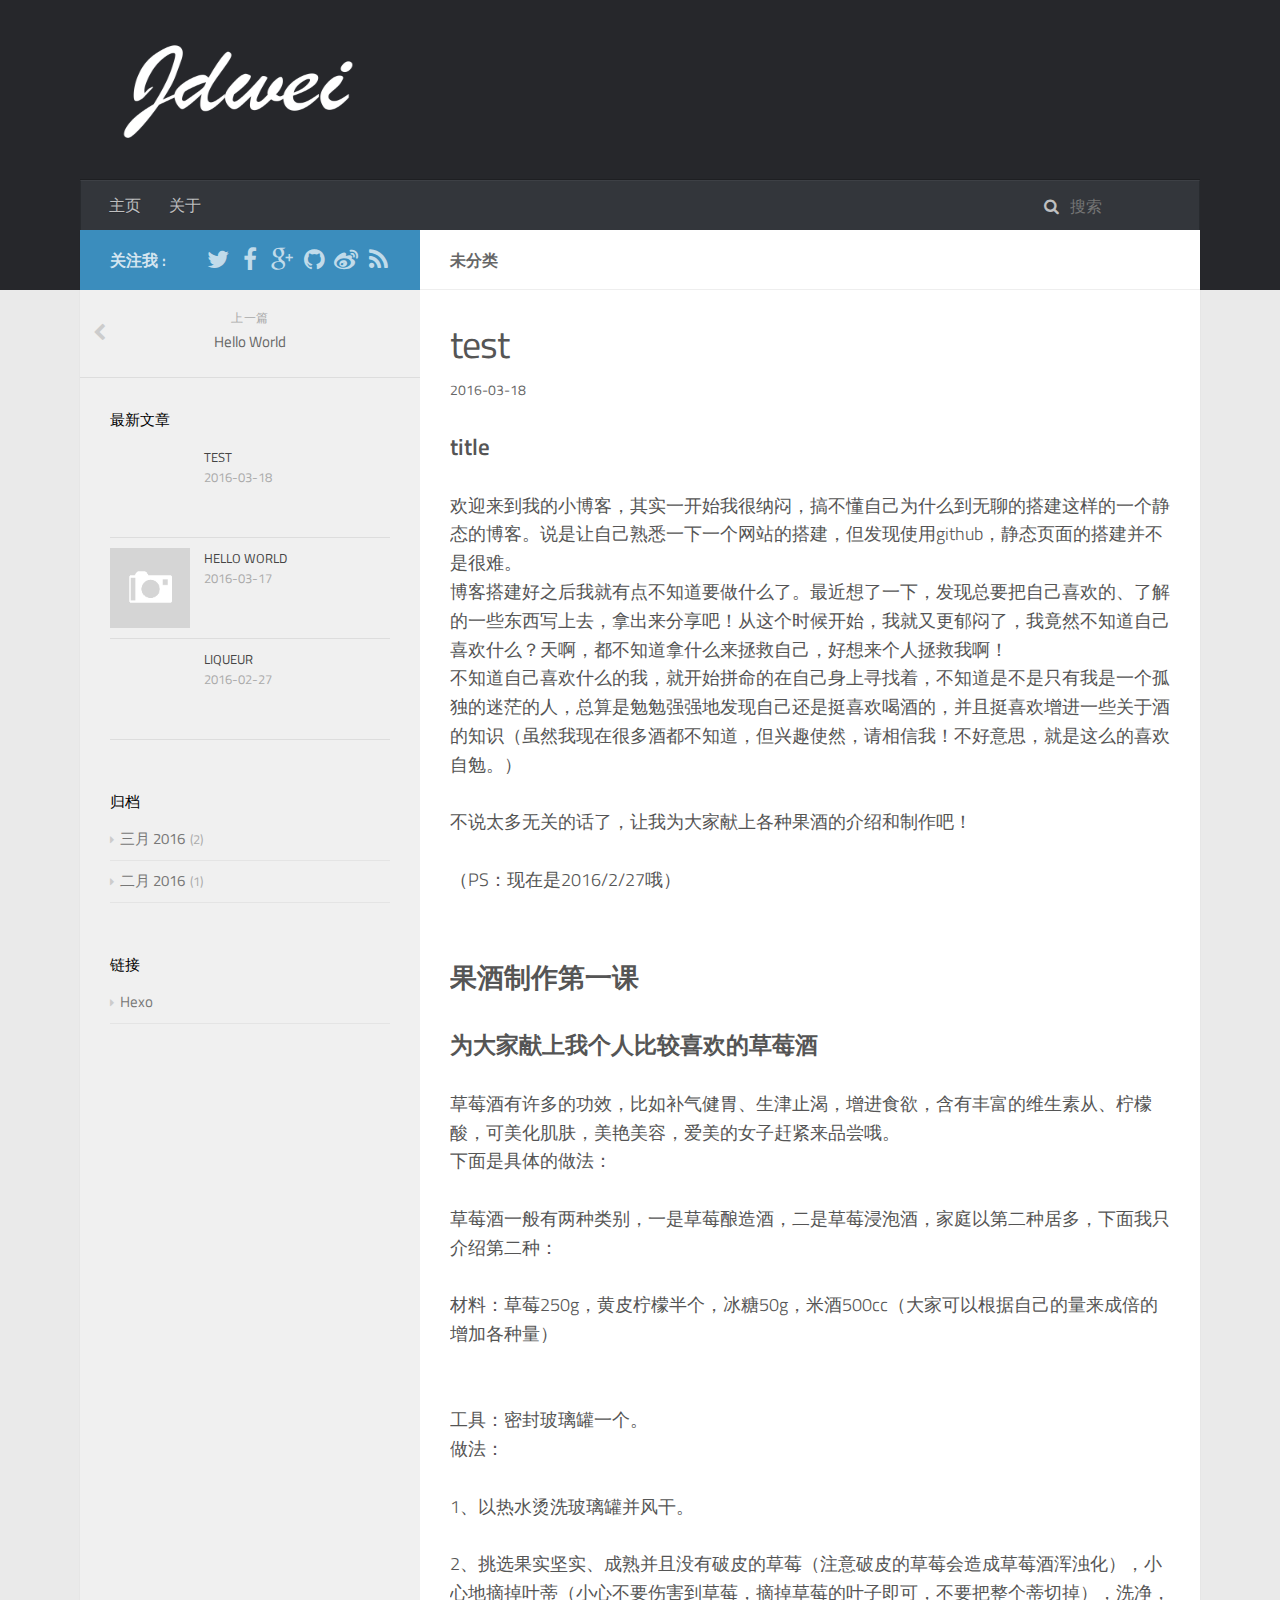
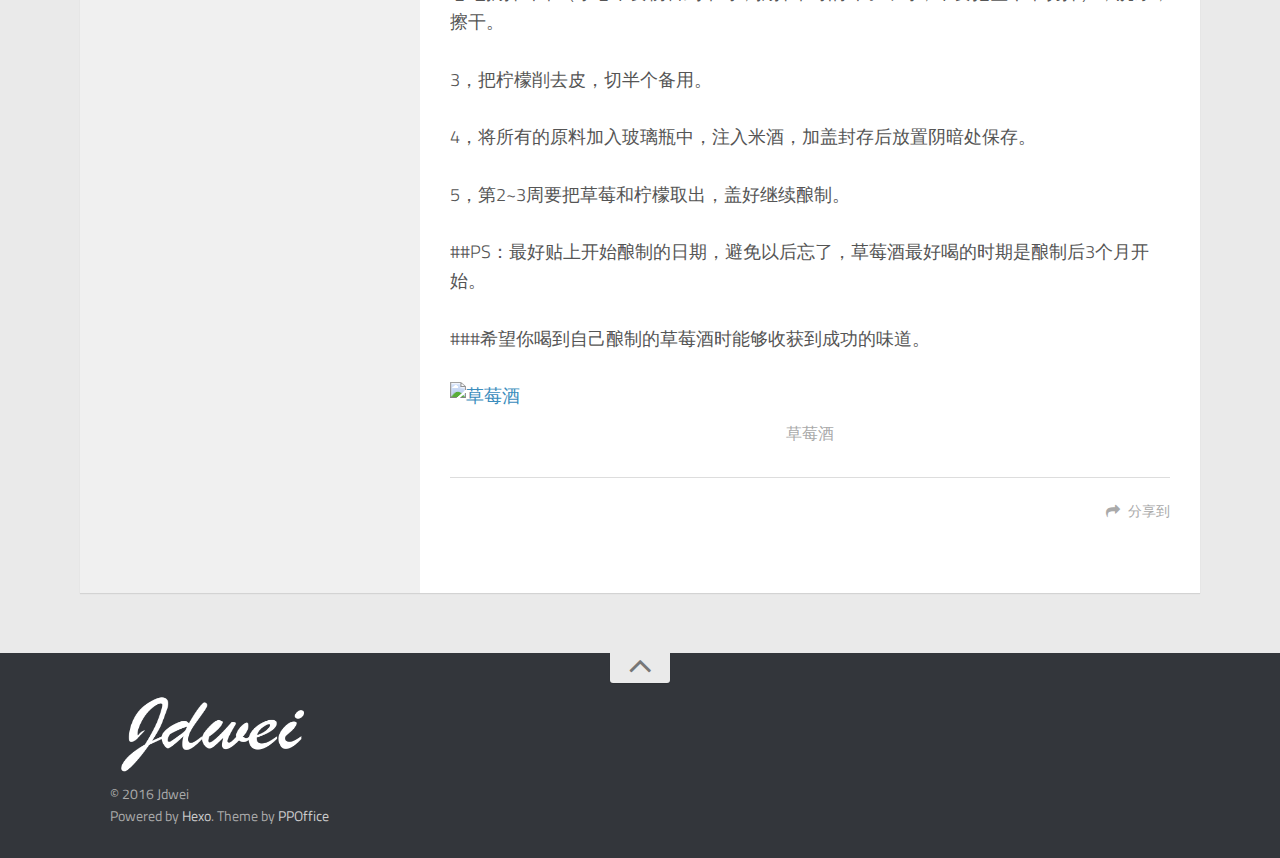
<file: 2016/03/18/test/index.html>
<!DOCTYPE html>
<html>
<head>
    <meta charset="utf-8">
    
    <title>test | 守望星空</title>
    <meta name="viewport" content="width=device-width, initial-scale=1, maximum-scale=1">
    
        <meta name="keywords" content="" />
    
    <meta name="description" content="title欢迎来到我的小博客，其实一开始我很纳闷，搞不懂自己为什么到无聊的搭建这样的一个静态的博客。说是让自己熟悉一下一个网站的搭建，但发现使用github，静态页面的搭建并不是很难。博客搭建好之后我就有点不知道要做什么了。最近想了一下，发现总要把自己喜欢的、了解的一些东西写上去，拿出来分享吧！从这个时候开始，我就又更郁闷了，我竟然不知道自己喜欢什么？天啊，都不知道拿什么来拯救自己，好想来个人拯救">
<meta property="og:type" content="article">
<meta property="og:title" content="test">
<meta property="og:url" content="http://yoursite.com/2016/03/18/test/index.html">
<meta property="og:site_name" content="守望星空">
<meta property="og:description" content="title欢迎来到我的小博客，其实一开始我很纳闷，搞不懂自己为什么到无聊的搭建这样的一个静态的博客。说是让自己熟悉一下一个网站的搭建，但发现使用github，静态页面的搭建并不是很难。博客搭建好之后我就有点不知道要做什么了。最近想了一下，发现总要把自己喜欢的、了解的一些东西写上去，拿出来分享吧！从这个时候开始，我就又更郁闷了，我竟然不知道自己喜欢什么？天啊，都不知道拿什么来拯救自己，好想来个人拯救">
<meta property="og:image" content="http://7xk0er.com1.z0.glb.clouddn.com/%E8%8D%89%E8%8E%93%E9%85%92.jpg">
<meta property="og:updated_time" content="2016-03-17T16:08:06.810Z">
<meta name="twitter:card" content="summary">
<meta name="twitter:title" content="test">
<meta name="twitter:description" content="title欢迎来到我的小博客，其实一开始我很纳闷，搞不懂自己为什么到无聊的搭建这样的一个静态的博客。说是让自己熟悉一下一个网站的搭建，但发现使用github，静态页面的搭建并不是很难。博客搭建好之后我就有点不知道要做什么了。最近想了一下，发现总要把自己喜欢的、了解的一些东西写上去，拿出来分享吧！从这个时候开始，我就又更郁闷了，我竟然不知道自己喜欢什么？天啊，都不知道拿什么来拯救自己，好想来个人拯救">
<meta name="twitter:image" content="http://7xk0er.com1.z0.glb.clouddn.com/%E8%8D%89%E8%8E%93%E9%85%92.jpg">
    

    

    

    <link rel="stylesheet" href="/vendor/font-awesome/css/font-awesome.min.css">
    <link rel="stylesheet" href="/vendor/titillium-web/styles.css">
    <link rel="stylesheet" href="/vendor/source-code-pro/styles.css">

    <link rel="stylesheet" href="/css/style.css">

    <script src="/vendor/jquery/2.0.3/jquery.min.js"></script>
    
    
        <link rel="stylesheet" href="/vendor/fancybox/jquery.fancybox.css">
    
    
        <link rel="stylesheet" href="/vendor/scrollLoading/style.css">
    
    
        <script type="text/javascript">
(function(i,s,o,g,r,a,m) {i['GoogleAnalyticsObject']=r;i[r]=i[r]||function() {
(i[r].q=i[r].q||[]).push(arguments)},i[r].l=1*new Date();a=s.createElement(o),
m=s.getElementsByTagName(o)[0];a.async=1;a.src=g;m.parentNode.insertBefore(a,m)
})(window,document,'script','//www.google-analytics.com/analytics.js','ga');

ga('create', 'true', 'auto');
ga('send', 'pageview');

</script>
    
    
        <script>
var _hmt = _hmt || [];
(function() {
  var hm = document.createElement("script");
  hm.src = "//hm.baidu.com/hm.js?true";
  var s = document.getElementsByTagName("script")[0];
  s.parentNode.insertBefore(hm, s);
})();
</script>

    

</head>

<body>
    <div id="wrap">
        <header id="header">
    <div id="header-outer" class="outer">
        <div class="container">
            <div class="container-inner">
                <div id="header-title">
                    <h1 class="logo-wrap">
                        <a href="/" class="logo"></a>
                    </h1>
                    
                </div>
                <div id="header-inner" class="nav-container">
                    <a id="main-nav-toggle" class="nav-icon fa fa-bars"></a>
                    <div class="nav-container-inner">
                        <ul id="main-nav">
                            
                                <li class="main-nav-list-item" >
                                    <a class="main-nav-list-link" href="http://scnujdwei.github.io/">主页</a>
                                </li>
                            
                                        
                                    
                                <li class="main-nav-list-item" >
                                    <a class="main-nav-list-link" href="http://scnujdwei.github.io/">关于</a>
                                </li>
                            
                        </ul>
                        <nav id="sub-nav">
                            <div id="search-form-wrap">

    <div class="search-form">
        <input type="text" class="st-default-search-input search-form-input" placeholder="搜索" />
    </div>
    <script type="text/javascript">
(function(w,d,t,u,n,s,e) {w['SwiftypeObject']=n;w[n]=w[n]||function() {
(w[n].q=w[n].q||[]).push(arguments);};s=d.createElement(t);
e=d.getElementsByTagName(t)[0];s.async=1;s.src=u;e.parentNode.insertBefore(s,e);
})(window,document,'script','//s.swiftypecdn.com/install/v2/st.js','_st');

_st('install','https://www.google.com.sg/# enter swiftype install key here','2.0.0');
</script>
<style>
    .st-ui-injected-overlay-container,
    .st-ui-injected-overlay-container *:not(select) {
        font-family: inherit !important;
    }
    section.st-ui-content.st-search-results a.st-ui-result .st-ui-type-heading {
        color: #3b8dbd !important;
    }
    .st-ui-injected-overlay-container .st-ui-header input[type="text"]:focus {
        border-bottom: 2px solid #3b8dbd;
    }
    .st-ui-injected-overlay-container .st-ui-footer a.st-ui-pagination-link {
        color: #3b8dbd;
    }
    .st-ui-injected-overlay-container .st-ui-footer a.st-ui-pagination-link span.st-ui-arrow {
        border-color: #3b8dbd;
    }
</style>

</div>
                        </nav>
                    </div>
                </div>
            </div>
        </div>
    </div>
</header>
        <div class="container">
            <div class="main-body container-inner">
                <div class="main-body-inner">
                    <section id="main">
                        <div class="main-body-header">
    <h1 class="header">
    
    未分类
    </h1>
</div>
                        <div class="main-body-content">
                            <article id="post-test" class="article article-single article-type-post" itemscope itemprop="blogPost">
    <div class="article-inner">
        
            <header class="article-header">
                
    
        <h1 class="article-title" itemprop="name">
        test
        </h1>
    

            </header>
        
        <div class="article-subtitle">
            <a href="/2016/03/18/test/" class="article-date">
    <time datetime="2016-03-17T16:06:40.252Z" itemprop="datePublished">2016-03-18</time>
</a>
            
        </div>
        <div class="article-entry" itemprop="articleBody">
            <h3 id="title"><a href="#title" class="headerlink" title="title"></a>title</h3><p>欢迎来到我的小博客，其实一开始我很纳闷，搞不懂自己为什么到无聊的搭建这样的一个静态的博客。说是让自己熟悉一下一个网站的搭建，但发现使用github，静态页面的搭建并不是很难。<br>博客搭建好之后我就有点不知道要做什么了。最近想了一下，发现总要把自己喜欢的、了解的一些东西写上去，拿出来分享吧！从这个时候开始，我就又更郁闷了，我竟然不知道自己喜欢什么？天啊，都不知道拿什么来拯救自己，好想来个人拯救我啊！<br>不知道自己喜欢什么的我，就开始拼命的在自己身上寻找着，不知道是不是只有我是一个孤独的迷茫的人，总算是勉勉强强地发现自己还是挺喜欢喝酒的，并且挺喜欢增进一些关于酒的知识（虽然我现在很多酒都不知道，但兴趣使然，请相信我！不好意思，就是这么的喜欢自勉。）<br><br>不说太多无关的话了，让我为大家献上各种果酒的介绍和制作吧！<br><br>（PS：现在是2016/2/27哦）<br><br></p>
<h2 id="果酒制作第一课"><a href="#果酒制作第一课" class="headerlink" title="果酒制作第一课"></a>果酒制作第一课<br></h2><h3 id="为大家献上我个人比较喜欢的草莓酒"><a href="#为大家献上我个人比较喜欢的草莓酒" class="headerlink" title="为大家献上我个人比较喜欢的草莓酒"></a>为大家献上我个人比较喜欢的草莓酒</h3><p>草莓酒有许多的功效，比如补气健胃、生津止渴，增进食欲，含有丰富的维生素从、柠檬酸，可美化肌肤，美艳美容，爱美的女子赶紧来品尝哦。<br>下面是具体的做法：<br><br>草莓酒一般有两种类别，一是草莓酿造酒，二是草莓浸泡酒，家庭以第二种居多，下面我只介绍第二种：<br><br>材料：草莓250g，黄皮柠檬半个，冰糖50g，米酒500cc（大家可以根据自己的量来成倍的增加各种量）<br><br><br>工具：密封玻璃罐一个。<br>做法：<br><br>1、以热水烫洗玻璃罐并风干。<br><br>2、挑选果实坚实、成熟并且没有破皮的草莓（注意破皮的草莓会造成草莓酒浑浊化），小心地摘掉叶蒂（小心不要伤害到草莓，摘掉草莓的叶子即可，不要把整个蒂切掉），洗净，擦干。<br><br>3，把柠檬削去皮，切半个备用。<br><br>4，将所有的原料加入玻璃瓶中，注入米酒，加盖封存后放置阴暗处保存。<br><br>5，第2~3周要把草莓和柠檬取出，盖好继续酿制。<br></p>
<p>##PS：最好贴上开始酿制的日期，避免以后忘了，草莓酒最好喝的时期是酿制后3个月开始。<br></p>
<p>###希望你喝到自己酿制的草莓酒时能够收获到成功的味道。<br><br><img src="http://7xk0er.com1.z0.glb.clouddn.com/%E8%8D%89%E8%8E%93%E9%85%92.jpg" alt="草莓酒"></p>

        </div>
        <footer class="article-footer">
            



    <a data-url="http://yoursite.com/2016/03/18/test/" data-id="cim23tk6j00021wsabj1byirm" class="article-share-link"><i class="fa fa-share"></i>分享到</a>
<script>
    (function ($) {
        $('body').on('click', function() {
            $('.article-share-box.on').removeClass('on');
        }).on('click', '.article-share-link', function(e) {
            e.stopPropagation();

            var $this = $(this),
                url = $this.attr('data-url'),
                encodedUrl = encodeURIComponent(url),
                id = 'article-share-box-' + $this.attr('data-id'),
                offset = $this.offset(),
                box;

            if ($('#' + id).length) {
                box = $('#' + id);

                if (box.hasClass('on')){
                    box.removeClass('on');
                    return;
                }
            } else {
                var html = [
                    '<div id="' + id + '" class="article-share-box">',
                        '<input class="article-share-input" value="' + url + '">',
                        '<div class="article-share-links">',
                            '<a href="https://twitter.com/intent/tweet?url=' + encodedUrl + '" class="article-share-twitter" target="_blank" title="Twitter"></a>',
                            '<a href="https://www.facebook.com/sharer.php?u=' + encodedUrl + '" class="article-share-facebook" target="_blank" title="Facebook"></a>',
                            '<a href="http://pinterest.com/pin/create/button/?url=' + encodedUrl + '" class="article-share-pinterest" target="_blank" title="Pinterest"></a>',
                            '<a href="https://plus.google.com/share?url=' + encodedUrl + '" class="article-share-google" target="_blank" title="Google+"></a>',
                        '</div>',
                    '</div>'
                ].join('');

              box = $(html);

              $('body').append(box);
            }

            $('.article-share-box.on').hide();

            box.css({
                top: offset.top + 25,
                left: offset.left
            }).addClass('on');

        }).on('click', '.article-share-box', function (e) {
            e.stopPropagation();
        }).on('click', '.article-share-box-input', function () {
            $(this).select();
        }).on('click', '.article-share-box-link', function (e) {
            e.preventDefault();
            e.stopPropagation();

            window.open(this.href, 'article-share-box-window-' + Date.now(), 'width=500,height=450');
        });
    })(jQuery);
</script>

        </footer>
    </div>
</article>

    <section id="comments">
    
        
    <div class="ds-thread" data-thread-key="2016/03/18/test/" data-title="test" data-url="http://yoursite.com/2016/03/18/test/"></div>
    <style>
        #ds-thread #ds-reset .ds-textarea-wrapper {
            background: none;
        }
        #ds-reset .ds-avatar img {
            box-shadow: none;
        }
        #ds-reset .ds-gradient-bg {
            background: #f7f7f7;
        }
        #ds-thread #ds-reset li.ds-tab a {
            border-radius: 3px;
        }
        #ds-thread #ds-reset .ds-post-button {
            color: white;
            border: none;
            box-shadow: none;
            background: #d32;
            text-shadow: none;
            font-weight: normal;
            font-family: 'Microsoft Yahei';
        }
        #ds-thread #ds-reset .ds-post-button:hover {
            color: white;
            background: #DE594C;
        }
        #ds-thread #ds-reset .ds-post-button:active {
            background: #d32;
        }
        #ds-smilies-tooltip ul.ds-smilies-tabs li a.ds-current {
            color: white;
            background: #d32;
            box-shadow: none;
            text-shadow: none;
            font-weight: normal;
        }
    </style>

    
    </section>

                        </div>
                    </section>
                    <aside id="sidebar">
    <a class="sidebar-toggle" title="Expand Sidebar"><i class="toggle icon"></i></a>
    <div class="sidebar-top">
        <p>关注我 :</p>
        <ul class="social-links">
            
                
                <li>
                    <a class="social-tooltip" title="twitter" href="https://twitter.com/" target="_blank">
                        <i class="icon fa fa-twitter"></i>
                    </a>
                </li>
                
            
                
                <li>
                    <a class="social-tooltip" title="facebook" href="https://www.facebook.com/" target="_blank">
                        <i class="icon fa fa-facebook"></i>
                    </a>
                </li>
                
            
                
                <li>
                    <a class="social-tooltip" title="google-plus" href="/google.com.sg" target="_blank">
                        <i class="icon fa fa-google-plus"></i>
                    </a>
                </li>
                
            
                
                <li>
                    <a class="social-tooltip" title="github" href="https://github.com/scnujdwei/scnujdwei.github.io" target="_blank">
                        <i class="icon fa fa-github"></i>
                    </a>
                </li>
                
            
                
                <li>
                    <a class="social-tooltip" title="weibo" href="http://weibo.com/" target="_blank">
                        <i class="icon fa fa-weibo"></i>
                    </a>
                </li>
                
            
                
                <li>
                    <a class="social-tooltip" title="rss" href="/" target="_blank">
                        <i class="icon fa fa-rss"></i>
                    </a>
                </li>
                
            
        </ul>
    </div>
    
        
<nav id="article-nav">
    
    
        <a href="/2016/03/17/hello-world/" id="article-nav-older" class="article-nav-link-wrap">
        <strong class="article-nav-caption">上一篇</strong>
        <p class="article-nav-title">Hello World</p>
        <i class="icon fa fa-chevron-left" id="icon-chevron-left"></i>
        </a>
    
</nav>

    
    <div class="widgets-container">
        
            
                
    <div class="widget-wrap">
        <h3 class="widget-title">最新文章</h3>
        <div class="widget">
            <ul id="recent-post" class="">
                
                    <li>
                        
                        <div class="item-thumbnail">
                            <a href="/2016/03/18/test/" class="thumbnail">
    
    
        <span style="background-image:url(http://7xk0er.com1.z0.glb.clouddn.com/%E8%8D%89%E8%8E%93%E9%85%92.jpg)" alt="test" class="thumbnail-image"></span>
    
    
</a>
                        </div>
                        
                        <div class="item-inner">
                            <p class="item-category"></p>
                            <p class="item-title"><a href="/2016/03/18/test/" class="title">test</a></p>
                            <p class="item-date"><time datetime="2016-03-17T16:06:40.252Z" itemprop="datePublished">2016-03-18</time></p>
                        </div>
                    </li>
                
                    <li>
                        
                        <div class="item-thumbnail">
                            <a href="/2016/03/17/hello-world/" class="thumbnail">
    
    
        <span class="thumbnail-image thumbnail-none"></span>
    
    
</a>
                        </div>
                        
                        <div class="item-inner">
                            <p class="item-category"></p>
                            <p class="item-title"><a href="/2016/03/17/hello-world/" class="title">Hello World</a></p>
                            <p class="item-date"><time datetime="2016-03-17T12:54:07.233Z" itemprop="datePublished">2016-03-17</time></p>
                        </div>
                    </li>
                
                    <li>
                        
                        <div class="item-thumbnail">
                            <a href="/2016/02/27/liqueur/" class="thumbnail">
    
    
        <span style="background-image:url(http://7xk0er.com1.z0.glb.clouddn.com/%E8%8D%89%E8%8E%93%E9%85%92.jpg)" alt="liqueur" class="thumbnail-image"></span>
    
    
</a>
                        </div>
                        
                        <div class="item-inner">
                            <p class="item-category"></p>
                            <p class="item-title"><a href="/2016/02/27/liqueur/" class="title">liqueur</a></p>
                            <p class="item-date"><time datetime="2016-02-27T15:43:46.000Z" itemprop="datePublished">2016-02-27</time></p>
                        </div>
                    </li>
                
            </ul>
        </div>
    </div>

            
                

            
                
    <div class="widget-wrap widget-list">
        <h3 class="widget-title">归档</h3>
        <div class="widget">
            <ul class="archive-list"><li class="archive-list-item"><a class="archive-list-link" href="/archives/2016/03/">三月 2016</a><span class="archive-list-count">2</span></li><li class="archive-list-item"><a class="archive-list-link" href="/archives/2016/02/">二月 2016</a><span class="archive-list-count">1</span></li></ul>
        </div>
    </div>


            
                

            
                

            
                
    <div class="widget-wrap widget-list">
        <h3 class="widget-title">链接</h3>
        <div class="widget">
            <ul>
                
                    <li>
                        <a href="http://hexo.io">Hexo</a>
                    </li>
                
            </ul>
        </div>
    </div>


            
        
    </div>
</aside>
                </div>
            </div>
        </div>
        <footer id="footer">
    <div class="container">
        <div class="container-inner">
            <a id="back-to-top" href="javascript:;"><i class="icon fa fa-angle-up"></i></a>
            <div class="credit">
                <h1 class="logo-wrap">
                    <a href="/" class="logo"></a>
                </h1>
                <p>&copy; 2016 Jdwei</p>
                <p>Powered by <a href="//hexo.io/" target="_blank">Hexo</a>. Theme by <a href="//github.com/ppoffice" target="_blank">PPOffice</a></p>
            </div>
        </div>
    </div>
</footer>
        
    
    <script type="text/javascript">
    var duoshuoQuery = {short_name:'scnujdwei'};
    (function() {
    var ds = document.createElement('script');
    ds.type = 'text/javascript';ds.async = true;
    ds.src = (document.location.protocol == 'https:' ? 'https:' : 'http:') + '//static.duoshuo.com/embed.js';
    ds.charset = 'UTF-8';
    (document.getElementsByTagName('head')[0]
    || document.getElementsByTagName('body')[0]).appendChild(ds);
    })();
    </script>



    
        <script src="/vendor/fancybox/jquery.fancybox.pack.js"></script>
    

    
        <script src="/vendor/scrollLoading/jquery.scrollLoading.js"></script>
        <script src="/vendor/scrollLoading/main.js"></script>
    


<!-- Custom Scripts -->
<script src="/js/main.js"></script>

    </div>
</body>
</html>
</file>
<file: vendor/titillium-web/styles.css>
/* latin-ext */
@font-face {
  font-family: 'Titillium Web';
  font-style: normal;
  font-weight: 300;
  src: local('Titillium WebLight'), local('TitilliumWeb-Light'), url(fonts/anMUvcNT0H1YN4FII8wpr9INifKjd1RJ3NxxEi9Cy2w.woff2) format('woff2');
  unicode-range: U+0100-024F, U+1E00-1EFF, U+20A0-20AB, U+20AD-20CF, U+2C60-2C7F, U+A720-A7FF;
}
/* latin */
@font-face {
  font-family: 'Titillium Web';
  font-style: normal;
  font-weight: 300;
  src: local('Titillium WebLight'), local('TitilliumWeb-Light'), url(fonts/anMUvcNT0H1YN4FII8wpr4-67659ICLY8bMrYhtePPA.woff2) format('woff2');
  unicode-range: U+0000-00FF, U+0131, U+0152-0153, U+02C6, U+02DA, U+02DC, U+2000-206F, U+2074, U+20AC, U+2212, U+2215, U+E0FF, U+EFFD, U+F000;
}
/* latin-ext */
@font-face {
  font-family: 'Titillium Web';
  font-style: normal;
  font-weight: 400;
  src: local('Titillium Web'), local('TitilliumWeb-Regular'), url(fonts/7XUFZ5tgS-tD6QamInJTcSo_WB_cotcEMUw1LsIE8mM.woff2) format('woff2');
  unicode-range: U+0100-024F, U+1E00-1EFF, U+20A0-20AB, U+20AD-20CF, U+2C60-2C7F, U+A720-A7FF;
}
/* latin */
@font-face {
  font-family: 'Titillium Web';
  font-style: normal;
  font-weight: 400;
  src: local('Titillium Web'), local('TitilliumWeb-Regular'), url(fonts/7XUFZ5tgS-tD6QamInJTcZSnX671uNZIV63UdXh3Mg0.woff2) format('woff2');
  unicode-range: U+0000-00FF, U+0131, U+0152-0153, U+02C6, U+02DA, U+02DC, U+2000-206F, U+2074, U+20AC, U+2212, U+2215, U+E0FF, U+EFFD, U+F000;
}
/* latin-ext */
@font-face {
  font-family: 'Titillium Web';
  font-style: normal;
  font-weight: 600;
  src: local('Titillium WebSemiBold'), local('TitilliumWeb-SemiBold'), url(fonts/anMUvcNT0H1YN4FII8wpr_SNRT0fZ5CX-AqRkMYgJJo.woff2) format('woff2');
  unicode-range: U+0100-024F, U+1E00-1EFF, U+20A0-20AB, U+20AD-20CF, U+2C60-2C7F, U+A720-A7FF;
}
/* latin */
@font-face {
  font-family: 'Titillium Web';
  font-style: normal;
  font-weight: 600;
  src: local('Titillium WebSemiBold'), local('TitilliumWeb-SemiBold'), url(fonts/anMUvcNT0H1YN4FII8wpr46gJz9aNFrmnwBdd69aqzY.woff2) format('woff2');
  unicode-range: U+0000-00FF, U+0131, U+0152-0153, U+02C6, U+02DA, U+02DC, U+2000-206F, U+2074, U+20AC, U+2212, U+2215, U+E0FF, U+EFFD, U+F000;
}
</file>
<file: vendor/source-code-pro/styles.css>
/* latin-ext */
@font-face {
  font-family: 'Source Code Pro';
  font-style: normal;
  font-weight: 400;
  src: local('Source Code Pro'), local('SourceCodePro-Regular'), url(fonts/mrl8jkM18OlOQN8JLgasDy2Q8seG17bfDXYR_jUsrzg.woff2) format('woff2');
  unicode-range: U+0100-024F, U+1E00-1EFF, U+20A0-20AB, U+20AD-20CF, U+2C60-2C7F, U+A720-A7FF;
}
/* latin */
@font-face {
  font-family: 'Source Code Pro';
  font-style: normal;
  font-weight: 400;
  src: local('Source Code Pro'), local('SourceCodePro-Regular'), url(fonts/mrl8jkM18OlOQN8JLgasD9V_2ngZ8dMf8fLgjYEouxg.woff2) format('woff2');
  unicode-range: U+0000-00FF, U+0131, U+0152-0153, U+02C6, U+02DA, U+02DC, U+2000-206F, U+2074, U+20AC, U+2212, U+2215, U+E0FF, U+EFFD, U+F000;
}
</file>
<file: css/style.css>
#main .main-body-header em,
#main .main-body-header a,
.article-date,
.article-tag-list,
.archive-year {
  text-decoration: none;
  text-transform: uppercase;
  color: #666;
  line-height: 1em;
  text-shadow: 0 1px #fff;
}
.widget h1,
.article-entry h1 {
  font-size: 2em;
}
.widget h2,
.article-entry h2 {
  font-size: 1.5em;
}
.widget h3,
.article-entry h3 {
  font-size: 1.3em;
}
.widget h4,
.article-entry h4 {
  font-size: 1.2em;
}
.widget h5,
.article-entry h5 {
  font-size: 1em;
}
.widget h6,
.article-entry h6 {
  font-size: 1em;
  color: #aaa;
}
.widget hr,
.article-entry hr {
  border: 1px dashed #ddd;
}
.widget strong,
.article-entry strong {
  font-weight: bold;
}
.widget em,
.article-entry em,
.widget cite,
.article-entry cite {
  font-style: italic;
}
.widget sup,
.article-entry sup,
.widget sub,
.article-entry sub {
  font-size: 0.75em;
  line-height: 0;
  position: relative;
  vertical-align: baseline;
}
.widget sup,
.article-entry sup {
  top: -0.5em;
}
.widget sub,
.article-entry sub {
  bottom: -0.2em;
}
.widget small,
.article-entry small {
  font-size: 0.85em;
}
.widget acronym,
.article-entry acronym,
.widget abbr,
.article-entry abbr {
  border-bottom: 1px dotted;
}
.widget ul,
.article-entry ul,
.widget ol,
.article-entry ol,
.widget dl,
.article-entry dl {
  line-height: 1.6em;
}
.widget ul ul,
.article-entry ul ul,
.widget ol ul,
.article-entry ol ul,
.widget ul ol,
.article-entry ul ol,
.widget ol ol,
.article-entry ol ol {
  margin-top: 0;
  margin-bottom: 0;
  margin-left: 20px;
}
.widget ul,
.article-entry ul {
  list-style: disc;
  list-style-position: inside;
}
.widget ol,
.article-entry ol {
  list-style: decimal;
  list-style-position: inside;
}
.widget dt,
.article-entry dt {
  font-weight: bold;
  list-style-position: inside;
}
html,
body,
div,
span,
applet,
object,
iframe,
h1,
h2,
h3,
h4,
h5,
h6,
p,
blockquote,
pre,
a,
abbr,
acronym,
address,
big,
cite,
code,
del,
dfn,
em,
img,
ins,
kbd,
q,
s,
samp,
small,
strike,
strong,
sub,
sup,
tt,
var,
dl,
dt,
dd,
ol,
ul,
li,
fieldset,
form,
label,
legend,
table,
caption,
tbody,
tfoot,
thead,
tr,
th,
td {
  margin: 0;
  padding: 0;
  border: 0;
  outline: 0;
  font-weight: inherit;
  font-style: inherit;
  font-family: inherit;
  font-size: 100%;
  vertical-align: baseline;
}
body {
  line-height: 1;
  color: #000;
  background: #fff;
}
ol,
ul {
  list-style: none;
}
table {
  border-collapse: separate;
  border-spacing: 0;
  vertical-align: middle;
}
caption,
th,
td {
  text-align: left;
  font-weight: normal;
  vertical-align: middle;
}
a img {
  border: none;
}
input,
button {
  margin: 0;
  padding: 0;
}
input::-moz-focus-inner,
button::-moz-focus-inner {
  border: 0;
  padding: 0;
}
html,
body,
#container {
  height: 100%;
}
::selection {
  color: #fff;
  background: #3b8dbd;
}
body {
  background: #eaeaea;
  font: 14px "Titillium Web", "Helvetica Neue", Helvetica, Arial, "Microsoft Yahei", sans-serif;
  -webkit-text-size-adjust: 100%;
}
code {
  margin: 0 2px;
  color: #e96900;
  padding: 3px 5px;
  font-size: 0.8em;
  -webkit-border-radius: 2px;
  border-radius: 2px;
  font-family: "Source Code Pro", Consolas, Monaco, Menlo, Consolas, monospace;
  background-color: #f8f8f8;
}
.container {
  position: relative;
  padding: 0 20px;
}
.container-inner {
  max-width: 1120px;
  min-width: 320px;
  width: 100%;
  margin: 0 auto;
}
.container-inner:before,
.container-inner:after {
  content: "";
  display: table;
}
.container-inner:after {
  clear: both;
}
.left,
.alignleft {
  float: left;
}
.right,
.alignright {
  float: right;
}
.clear {
  clear: both;
}
.logo {
  display: block;
  padding: 10px 0;
  width: 256px;
  height: 100px;
  background-image: url("images/logo.png");
  background-position: 0px 10px;
  background-repeat: no-repeat;
  -webkit-background-size: 256px 100px;
  -moz-background-size: 256px 100px;
  background-size: 256px 100px;
}
.main-body {
  margin-top: -60px;
  background-color: #fff;
}
.main-body-inner {
  position: relative;
  -webkit-box-sizing: border-box;
  -moz-box-sizing: border-box;
  box-sizing: border-box;
  -webkit-box-shadow: rgba(0,0,0,0.098) 0px 1px 1px 0px;
  box-shadow: rgba(0,0,0,0.098) 0px 1px 1px 0px;
  padding-left: 340px;
  background: url("images/s-left.png") repeat-y left 0;
}
.main-body-inner:before,
.main-body-inner:after {
  content: "";
  display: table;
}
.main-body-inner:after {
  clear: both;
}
#main {
  float: right;
  width: 100%;
  -webkit-box-sizing: border-box;
  -moz-box-sizing: border-box;
  box-sizing: border-box;
  min-height: 600px;
}
#main .main-body-header {
  background: #fff;
  position: relative;
  padding: 18px 30px 17px;
  border-bottom: 1px solid #eee;
  color: #666;
  font-size: 16px;
  font-weight: 600;
  text-transform: uppercase;
  line-height: 24px;
}
#main .main-body-header .page-title-link,
#main .main-body-header i {
  margin-right: 8px;
}
#main .main-body-header i {
  font-weight: 400;
}
#main .main-body-header em,
#main .main-body-header a {
  color: #aaa;
}
#main .main-body-content:before,
#main .main-body-content:after {
  content: "";
  display: table;
}
#main .main-body-content:after {
  clear: both;
}
#header {
  background: #26272b;
  padding-bottom: 60px;
  position: relative;
}
#header-outer {
  height: 100%;
  position: relative;
}
#header-inner {
  position: relative;
}
#header-title {
  text-align: center;
  padding: 30px 30px;
}
#header-title:before,
#header-title:after {
  content: "";
  display: table;
}
#header-title:after {
  clear: both;
}
#header-title .logo-wrap,
#header-title .subtitle-wrap {
  float: left;
}
#header-title .subtitle-wrap {
  padding: 10px 0px 0px;
  margin-left: 20px;
}
#header-title .subtitle {
  font-size: 16px;
  font-style: italic;
  line-height: 110px;
  color: rgba(255,255,255,0.7);
  text-shadow: 0 1px rgba(0,0,0,0.2);
}
.nav-container .nav-icon,
.nav-container .nav-container-inner #main-nav .main-nav-list-item .main-nav-list-link {
  float: left;
  color: rgba(255,255,255,0.7);
  text-decoration: none;
  text-shadow: 0 1px rgba(0,0,0,0.2);
  display: block;
  padding: 20px 15px;
  -webkit-transition: 0.2s ease-in;
  -moz-transition: 0.2s ease-in;
  -ms-transition: 0.2s ease-in;
  transition: 0.2s ease-in;
}
.nav-container .nav-icon:hover,
.nav-container .nav-container-inner #main-nav .main-nav-list-item .main-nav-list-link:hover {
  color: #fff;
  background: rgba(0,0,0,0.1);
}
.nav-container {
  padding: 0 15px;
  background: #33363b;
  z-index: 1;
  -webkit-box-shadow: inset 0 1px 0 rgba(255,255,255,0.05), 0 -1px 0 rgba(0,0,0,0.2), inset 1px 0 0 rgba(0,0,0,0.2), inset -1px 0 0 rgba(0,0,0,0.2);
  box-shadow: inset 0 1px 0 rgba(255,255,255,0.05), 0 -1px 0 rgba(0,0,0,0.2), inset 1px 0 0 rgba(0,0,0,0.2), inset -1px 0 0 rgba(0,0,0,0.2);
}
.nav-container:before,
.nav-container:after {
  content: "";
  display: table;
}
.nav-container:after {
  clear: both;
}
.nav-container .nav-icon {
  line-height: 20px;
  padding: 15px 14px;
  text-align: center;
  font-size: 14px;
  position: relative;
  cursor: pointer;
}
.nav-container #main-nav-toggle {
  display: none;
  width: 100%;
  text-align: right;
  -webkit-box-sizing: border-box;
  -moz-box-sizing: border-box;
  box-sizing: border-box;
  border-bottom: 1px solid rgba(255,255,255,0.06);
}
.nav-container #main-nav-toggle:before {
  content: "\f0c9";
}
.nav-container .nav-container-inner:before,
.nav-container .nav-container-inner:after {
  content: "";
  display: table;
}
.nav-container .nav-container-inner:after {
  clear: both;
}
.nav-container .nav-container-inner #main-nav {
  float: left;
}
.nav-container .nav-container-inner #main-nav .main-nav-list {
  float: left;
}
.nav-container .nav-container-inner #main-nav .main-nav-list-item {
  position: relative;
  float: left;
}
.nav-container .nav-container-inner #main-nav .main-nav-list-item.top-level-menu > a:after {
  content: "\f0d7" !important;
  float: none;
  margin-left: 6px;
  font-size: 14px;
  line-height: 1.2em;
  opacity: 0.5;
  font-family: FontAwesome;
  display: inline-block;
}
.nav-container .nav-container-inner #main-nav .main-nav-list-item.top-level-menu:hover > a {
  color: #fff;
  background: rgba(0,0,0,0.1);
}
.nav-container .nav-container-inner #main-nav .main-nav-list-item .main-nav-list-link {
  line-height: 20px;
  padding: 15px 14px;
  font-size: 16px;
}
.nav-container .nav-container-inner #main-nav .main-nav-list-item .main-nav-list-link.current {
  color: #fff;
}
.nav-container .nav-container-inner #main-nav .main-nav-list-item .main-nav-list-child {
  top: 100%;
  display: none;
  padding: 10px 0;
  overflow: hidden;
  position: absolute;
  width: 180px;
  background: #33363b url("images/opacity-10.png") repeat;
}
.nav-container .nav-container-inner #main-nav .main-nav-list-item .main-nav-list-child li {
  -webkit-box-shadow: 0 1px 0 rgba(255,255,255,0.06);
  box-shadow: 0 1px 0 rgba(255,255,255,0.06);
}
.nav-container .nav-container-inner #main-nav .main-nav-list-item .main-nav-list-child li:last-child {
  -webkit-box-shadow: none;
  box-shadow: none;
}
.nav-container .nav-container-inner #main-nav .main-nav-list-item .main-nav-list-child li,
.nav-container .nav-container-inner #main-nav .main-nav-list-item .main-nav-list-child li a {
  width: 100%;
  display: block;
  -webkit-box-sizing: border-box;
  -moz-box-sizing: border-box;
  box-sizing: border-box;
}
.nav-container .nav-container-inner #sub-nav {
  float: right;
}
.search-form {
  padding: 14px 15px 16px;
  height: 50px;
  overflow: hidden;
  -webkit-box-sizing: border-box;
  -moz-box-sizing: border-box;
  box-sizing: border-box;
}
.search-form:before {
  content: "\f002";
  margin-right: 8px;
  color: rgba(255,255,255,0.7);
  font: normal normal normal 16px/1 FontAwesome;
}
.search-form-input,
.search-form-input.st-ui-search-input,
.search-form-input.st-default-search-input {
  -webkit-appearance: textarea;
  padding: 0;
  width: 100px;
  height: auto !important;
  border: none !important;
  outline: none !important;
  background: none !important;
  line-height: 1.6em;
  -webkit-transition: 0.2s ease-in;
  -moz-transition: 0.2s ease-in;
  -ms-transition: 0.2s ease-in;
  transition: 0.2s ease-in;
  font: 16px "Titillium Web", "Helvetica Neue", Helvetica, Arial, "Microsoft Yahei", sans-serif;
  color: rgba(255,255,255,0.7);
}
.search-form-input:focus,
.search-form-input.st-ui-search-input:focus,
.search-form-input.st-default-search-input:focus {
  width: 200px;
}
.search-form-input::-webkit-search-results-decoration,
.search-form-input.st-ui-search-input::-webkit-search-results-decoration,
.search-form-input.st-default-search-input::-webkit-search-results-decoration,
.search-form-input::-webkit-search-cancel-button,
.search-form-input.st-ui-search-input::-webkit-search-cancel-button,
.search-form-input.st-default-search-input::-webkit-search-cancel-button {
  -webkit-appearance: none;
}
.search-form-submit {
  display: none;
}
#sidebar {
  float: left;
  margin-left: -340px;
  width: 340px;
}
#sidebar .sidebar-toggle {
  display: none;
}
#sidebar .sidebar-top {
  background: #3b8dbd;
  padding: 15px 30px;
}
#sidebar .sidebar-top:before,
#sidebar .sidebar-top:after {
  content: "";
  display: table;
}
#sidebar .sidebar-top:after {
  clear: both;
}
#sidebar .sidebar-top .sidebar-top-inner:before,
#sidebar .sidebar-top .sidebar-top-inner:after {
  content: "";
  display: table;
}
#sidebar .sidebar-top .sidebar-top-inner:after {
  clear: both;
}
#sidebar .sidebar-top p {
  float: left;
  color: rgba(255,255,255,0.8);
  font-size: 16px;
  font-weight: 600;
  text-transform: uppercase;
  line-height: 24px;
  padding: 3px 0;
}
#sidebar .sidebar-top .social-links {
  float: right;
  position: relative;
  padding-top: 2px;
}
#sidebar .sidebar-top .social-links li {
  float: left;
  margin-left: 8px;
}
#sidebar .sidebar-top .social-links li a:hover i:before {
  color: #fff;
}
#sidebar .sidebar-top .social-links .social-tooltip {
  position: relative;
}
#sidebar .sidebar-top .social-links .social-tooltip:hover:after {
  top: -41px;
  background: #fff;
  font-size: 14px;
  color: #666;
  content: attr(title);
  display: block;
  right: 0;
  padding: 5px 15px;
  position: absolute;
  white-space: nowrap;
  -webkit-border-radius: 3px;
  border-radius: 3px;
  -webkit-box-shadow: 0 0 2px rgba(0,0,0,0.2);
  box-shadow: 0 0 2px rgba(0,0,0,0.2);
  text-transform: uppercase;
  z-index: 1;
}
#sidebar .sidebar-top .social-links .social-tooltip:hover:before {
  top: -10px;
  right: 8px;
  border: solid;
  border-color: #fff transparent;
  border-width: 5px 5px 0 5px;
  content: "";
  display: block;
  position: absolute;
  z-index: 2;
}
#sidebar .sidebar-top i {
  color: rgba(255,255,255,0.7);
  font-size: 24px;
  width: 24px;
}
#article-nav {
  position: relative;
}
#article-nav:before,
#article-nav:after {
  content: "";
  display: table;
}
#article-nav:after {
  clear: both;
}
.article-nav-link-wrap {
  position: relative;
  margin-top: 0;
  display: block;
  color: #aaa;
  padding: 16px 40px 24px;
  border-bottom: 1px solid #ddd;
  -webkit-transition: 0.2s ease-in;
  -moz-transition: 0.2s ease-in;
  -ms-transition: 0.2s ease-in;
  transition: 0.2s ease-in;
  text-align: center;
  text-decoration: none;
}
.article-nav-link-wrap .icon {
  position: absolute;
  color: #ccc;
  font-size: 18px;
  top: 50%;
  width: 1em;
  margin-top: -10px;
}
.article-nav-link-wrap #icon-chevron-left {
  left: 10px;
}
.article-nav-link-wrap #icon-chevron-right {
  right: 10px;
}
.article-nav-link-wrap:hover {
  background: rgba(0,0,0,0.02);
}
.article-nav-link-wrap:hover .icon {
  color: #3b8dbd;
}
.article-nav-caption {
  display: block;
  font-size: 12px;
  color: #aaa;
  letter-spacing: 0.5px;
  line-height: 24px;
  font-weight: normal;
  text-transform: uppercase;
}
.article-nav-title {
  font-size: 15px;
  color: #666;
}
.widget-wrap {
  padding: 30px 30px 20px;
}
.widget-title {
  font-size: 15px;
  font-weight: 400;
  text-transform: uppercase;
  margin-bottom: 6px;
}
.widget {
  line-height: 1.6em;
  word-wrap: break-word;
  font-size: 0.9em;
  color: #777;
  -webkit-border-radius: 3px;
  border-radius: 3px;
}
.widget a {
  text-decoration: none;
  color: #777;
}
.widget a:hover {
  color: #444;
}
.widget ul ul,
.widget ol ul,
.widget dl ul,
.widget ul ol,
.widget ol ol,
.widget dl ol,
.widget ul dl,
.widget ol dl,
.widget dl dl {
  margin-left: 15px;
  list-style: disc;
}
.widget ul,
.widget ol {
  list-style: none;
  margin: 0;
}
.widget ul ul,
.widget ol ul,
.widget ul ol,
.widget ol ol {
  margin: 0 20px;
}
.widget ul ul,
.widget ol ul {
  list-style: disc;
}
.widget ul ol,
.widget ol ol {
  list-style: decimal;
}
.widget-list ul,
.widget-list ol {
  list-style: none;
}
.widget-list ul li,
.widget-list ol li {
  padding: 10px 0;
  font-size: 15px;
  border-bottom: 1px solid #e4e4e4;
}
.widget-list ul li a,
.widget-list ol li a {
  color: #777;
}
.widget-list ul li a:before,
.widget-list ol li a:before {
  color: #ccc;
  content: "\f0da";
  font-size: 12px;
  margin-right: 6px;
  font-family: FontAwesome;
  -webkit-transition: 0.2s ease;
  -moz-transition: 0.2s ease;
  -ms-transition: 0.2s ease;
  transition: 0.2s ease;
}
.widget-list ul li a:hover:before,
.widget-list ol li a:hover:before {
  color: #444;
}
.widget-list ul ul,
.widget-list ol ul,
.widget-list ul ol,
.widget-list ol ol {
  list-style: none;
}
.widget-list ul ul li,
.widget-list ol ul li,
.widget-list ul ol li,
.widget-list ol ol li {
  border: none;
}
.widget-list ul ul li:last-child,
.widget-list ol ul li:last-child,
.widget-list ul ol li:last-child,
.widget-list ol ol li:last-child {
  padding-bottom: 0px;
}
.widget-float a {
  font-size: 15px;
}
#recent-post li {
  padding: 10px 0 10px 94px;
  border-bottom: 1px solid #ddd;
}
#recent-post li:before,
#recent-post li:after {
  content: "";
  display: table;
}
#recent-post li:after {
  clear: both;
}
#recent-post.no-thumbnail li {
  padding: 10px 0px;
}
#recent-post li .item-thumbnail {
  opacity: 1;
  margin-left: -94px;
  -webkit-transition: all 0.2s ease;
  -moz-transition: all 0.2s ease;
  -ms-transition: all 0.2s ease;
  transition: all 0.2s ease;
  float: left;
}
#recent-post li .item-thumbnail .thumbnail {
  width: 80px;
  height: 80px;
  display: block;
  position: relative;
  overflow: hidden;
}
#recent-post li .item-thumbnail .thumbnail span {
  width: 100%;
  height: 100%;
  display: block;
}
#recent-post li .item-thumbnail .thumbnail .thumbnail-image {
  position: absolute;
  -webkit-background-size: cover;
  -moz-background-size: cover;
  background-size: cover;
  background-position: center;
}
#recent-post li .item-thumbnail .thumbnail .thumbnail-none {
  background-image: url("images/thumb-default-small.png");
  -webkit-background-size: 100% 100%;
  -moz-background-size: 100% 100%;
  background-size: 100% 100%;
}
#recent-post li .item-inner a,
#recent-post li .item-inner .item-category {
  font-size: 13px;
  text-transform: uppercase;
}
#recent-post li .item-inner a a,
#recent-post li .item-inner .item-category a {
  color: #3b8dbd;
}
#recent-post li .item-inner a a:hover,
#recent-post li .item-inner .item-category a:hover {
  color: #444;
}
#recent-post li .item-inner a a,
#recent-post li .item-inner .item-category a,
#recent-post li .item-inner a .icon,
#recent-post li .item-inner .item-category .icon {
  margin-right: 5px;
}
#recent-post li .item-inner .item-title {
  font-size: 15px;
}
#recent-post li .item-inner .item-title a {
  color: #444;
  -webkit-transition: all 0.2s ease;
  -moz-transition: all 0.2s ease;
  -ms-transition: all 0.2s ease;
  transition: all 0.2s ease;
}
#recent-post li .item-inner .item-date {
  color: #aaa;
  font-size: 13px;
  text-transform: uppercase;
}
#recent-post li:hover .item-thumbnail {
  opacity: 0.8;
}
#recent-post li:hover .item-title a {
  color: #3b8dbd;
}
.category-list-count,
.tag-list-count,
.archive-list-count {
  padding-left: 5px;
  color: #aaa;
  font-size: 0.85em;
}
.category-list-count:before,
.tag-list-count:before,
.archive-list-count:before {
  content: "(";
}
.category-list-count:after,
.tag-list-count:after,
.archive-list-count:after {
  content: ")";
}
.tagcloud a {
  margin-right: 5px;
}
.article-single {
  padding: 30px 30px 20px;
}
.article-inner {
  overflow: hidden;
}
.article-meta {
  height: 1.6em;
  line-height: 1.6em;
  overflow: hidden;
}
.article-meta:before,
.article-meta:after {
  content: "";
  display: table;
}
.article-meta:after {
  clear: both;
}
.article-meta p {
  float: left;
  color: #bbb;
}
.article-meta .category {
  text-transform: uppercase;
}
.article-meta .category a,
.article-meta .category i {
  margin-right: 6px;
}
.article-row {
  width: 100%;
  float: left;
  position: relative;
  padding: 30px 0px 0px 30px;
  border-bottom: 1px solid #eee;
  -webkit-box-sizing: border-box;
  -moz-box-sizing: border-box;
  box-sizing: border-box;
}
.article-row:before,
.article-row:after {
  content: "";
  display: table;
}
.article-row:after {
  clear: both;
}
.article-summary {
  width: 50%;
  float: left;
  margin-bottom: 30px;
}
.article-summary a {
  text-decoration: none;
  color: #3b8dbd;
}
.article-summary .article-summary-inner {
  margin-right: 30px;
}
.article-summary .article-summary-inner .thumbnail {
  height: 0;
  width: 100%;
  display: block;
  overflow: hidden;
  position: relative;
  margin-bottom: 1em;
  padding-bottom: 47.11%;
}
.article-summary .article-summary-inner .thumbnail .comment-counter {
  right: 0;
  top: 15px;
  color: #fff;
  font-size: 12px;
  padding: 2px 7px;
  line-height: 19px;
  position: absolute;
  display: inline-block;
  background-color: #82b965;
}
.article-summary .article-summary-inner .thumbnail .comment-counter:before {
  top: 3px;
  left: -16px;
  content: '';
  position: absolute;
  display: inline-block;
  border: 9px solid transparent;
  border-right-color: #82b965;
}
.article-summary .article-summary-inner .thumbnail .thumbnail-image {
  display: block;
  position: absolute;
  width: 100%;
  height: 100%;
  opacity: 1;
  -webkit-background-size: cover;
  -moz-background-size: cover;
  background-size: cover;
  background-position: center;
  -webkit-transition: opacity 0.3s ease-in;
  -moz-transition: opacity 0.3s ease-in;
  -ms-transition: opacity 0.3s ease-in;
  transition: opacity 0.3s ease-in;
}
.article-summary .article-summary-inner .thumbnail .thumbnail-none {
  width: 100%;
  height: 100%;
  -webkit-background-size: 100% 100%;
  -moz-background-size: 100% 100%;
  background-size: 100% 100%;
  background-image: url("images/thumb-default.png");
}
.article-summary .article-summary-inner .article-title {
  margin-bottom: 10px;
  font-size: 22px;
  font-weight: 400;
  line-height: 1.5em;
  word-wrap: break-word;
}
.article-summary .article-summary-inner .article-title a {
  -webkit-transition: color 0.3s ease-in;
  -moz-transition: color 0.3s ease-in;
  -ms-transition: color 0.3s ease-in;
  transition: color 0.3s ease-in;
  color: #444;
}
.article-summary .article-summary-inner .article-excerpt {
  position: relative;
  color: #aaa;
  font-size: 16px;
  line-height: 1.6em;
  overflow: hidden;
  height: 6.4em;
}
.article-summary:hover .thumbnail .thumbnail-image {
  opacity: 0.7;
}
.article-summary:hover .article-title a {
  color: #3b8dbd;
}
.article-category {
  float: left;
  line-height: 1em;
  color: #ccc;
  text-shadow: 0 1px #fff;
  margin-left: 8px;
}
.article-category:before {
  content: "\2022";
}
.article-title {
  text-decoration: none;
  font-size: 38px;
  letter-spacing: -1px;
  color: #555;
  line-height: 1.3em;
  -webkit-transition: color 0.2s;
  -moz-transition: color 0.2s;
  -ms-transition: color 0.2s;
  transition: color 0.2s;
  margin-bottom: 10px;
}
a.article-title:hover {
  color: #3b8dbd;
}
.article-tag-list {
  float: right;
}
.article-tag-list:before,
.article-tag-list:after {
  content: "";
  display: table;
}
.article-tag-list:after {
  clear: both;
}
.article-tag-list:before {
  float: left;
  content: '\f02b';
  margin-right: 8px;
  font-family: FontAwesome;
}
.article-tag-list-item {
  float: left;
  margin-right: 10px;
}
.article-tag-list-link {
  color: #555;
  text-decoration: none;
}
.article-tag-list-link:before {
  content: '#';
}
.article-entry {
  color: #555;
  font-size: 18px;
  font-weight: 300;
  line-height: 1.6em;
}
.article-entry:before,
.article-entry:after {
  content: "";
  display: table;
}
.article-entry:after {
  clear: both;
}
.article-entry p,
.article-entry table {
  margin: 1.6em 0;
}
.article-entry h1,
.article-entry h2,
.article-entry h3,
.article-entry h4,
.article-entry h5,
.article-entry h6 {
  font-weight: 600;
}
.article-entry h1,
.article-entry h2,
.article-entry h3,
.article-entry h4,
.article-entry h5,
.article-entry h6 {
  line-height: 1.3em;
  margin: 1.3em 0;
}
.article-entry a {
  color: #3b8dbd;
  text-decoration: none;
}
.article-entry a:hover {
  text-decoration: underline;
}
.article-entry a.fancybox {
  display: block !important;
}
.article-entry ul,
.article-entry ol,
.article-entry dl {
  margin-top: 1.6em;
  margin-bottom: 1.6em;
}
.article-entry img,
.article-entry video {
  max-width: 100%;
  height: auto;
  display: block;
  margin: auto;
}
.article-entry iframe {
  border: none;
}
.article-entry table {
  width: 100%;
  border-collapse: collapse;
  border-spacing: 0;
}
.article-entry th {
  font-weight: 600;
  border-bottom: 3px solid #ddd;
  padding-bottom: 0.5em;
}
.article-entry td {
  border-bottom: 1px solid #ddd;
  padding: 10px 0;
}
.article-entry blockquote {
  color: #777;
  quote: none;
  margin: 0 0 20px 0;
  position: relative;
  font-style: italic;
  padding-left: 50px;
}
.article-entry blockquote:before {
  top: 0;
  left: 0;
  color: #ccc;
  font-size: 32px;
  content: "\f10d";
  position: absolute;
  text-align: center;
  font-style: normal;
  font-family: 'FontAwesome';
}
.article-entry blockquote footer {
  font-size: 14px;
  margin: 1.6em 0;
  font-family: "Titillium Web", "Helvetica Neue", Helvetica, Arial, "Microsoft Yahei", sans-serif;
}
.article-entry blockquote footer cite:before {
  content: "—";
  padding: 0 0.5em;
}
.article-entry .pullquote {
  text-align: left;
  width: 45%;
  margin: 0;
}
.article-entry .pullquote.left {
  margin-left: 0.5em;
  margin-right: 1em;
}
.article-entry .pullquote.right {
  margin-right: 0.5em;
  margin-left: 1em;
}
.article-entry .caption {
  color: #aaa;
  display: block;
  font-size: 0.9em;
  margin-top: 0.5em;
  position: relative;
  text-align: center;
}
.article-entry .video-container {
  position: relative;
  padding-top: 56.25%;
  height: 0;
  overflow: hidden;
}
.article-entry .video-container iframe,
.article-entry .video-container object,
.article-entry .video-container embed {
  position: absolute;
  top: 0;
  left: 0;
  width: 100%;
  height: 100%;
  margin-top: 0;
}
.article-more-link a {
  display: inline-block;
  line-height: 1em;
  padding: 6px 15px;
  -webkit-border-radius: 15px;
  border-radius: 15px;
  background: #eaeaea;
  color: #aaa;
  text-shadow: 0 1px #fff;
  text-decoration: none;
}
.article-more-link a:hover {
  background: #3b8dbd;
  color: #fff;
  text-decoration: none;
  text-shadow: 0 1px #2f7197;
}
.article-footer {
  font-size: 14px;
  line-height: 1.6em;
  border-top: 1px solid #ddd;
  padding-top: 1.6em;
}
.article-footer:before,
.article-footer:after {
  content: "";
  display: table;
}
.article-footer:after {
  clear: both;
}
.article-footer a {
  color: #aaa;
  text-decoration: none;
}
.article-footer a:hover {
  color: #555;
}
.article-comment-link i,
.article-share-link i {
  padding-right: 8px;
}
.article-comment-link {
  float: right;
}
.article-share-link {
  cursor: pointer;
  float: right;
  margin-left: 20px;
}
.article-share-box {
  position: absolute;
  display: none;
  background: #fff;
  -webkit-box-shadow: 1px 2px 10px rgba(0,0,0,0.2);
  box-shadow: 1px 2px 10px rgba(0,0,0,0.2);
  -webkit-border-radius: 3px;
  border-radius: 3px;
  margin-left: -145px;
  overflow: hidden;
  z-index: 1;
}
.article-share-box.on {
  display: block;
}
.article-share-input {
  width: 100%;
  background: none;
  -webkit-box-sizing: border-box;
  -moz-box-sizing: border-box;
  box-sizing: border-box;
  font: 14px "Titillium Web", "Helvetica Neue", Helvetica, Arial, "Microsoft Yahei", sans-serif;
  padding: 0 15px;
  color: #555;
  outline: none;
  border: 1px solid #ddd;
  -webkit-border-radius: 3px 3px 0 0;
  border-radius: 3px 3px 0 0;
  height: 36px;
  line-height: 36px;
}
.article-share-links {
  background: #eaeaea;
}
.article-share-links:before,
.article-share-links:after {
  content: "";
  display: table;
}
.article-share-links:after {
  clear: both;
}
.article-share-twitter,
.article-share-facebook,
.article-share-pinterest,
.article-share-google {
  width: 50px;
  height: 36px;
  display: block;
  float: left;
  position: relative;
  color: #999;
  text-align: center;
  line-height: 36px;
  text-decoration: none;
}
.article-share-twitter:before,
.article-share-facebook:before,
.article-share-pinterest:before,
.article-share-google:before {
  font-size: 20px;
  font-family: FontAwesome;
}
.article-share-twitter:hover,
.article-share-facebook:hover,
.article-share-pinterest:hover,
.article-share-google:hover {
  color: #fff;
}
.article-share-twitter:before {
  content: "\f099";
}
.article-share-twitter:hover {
  background: #00aced;
  text-shadow: 0 1px #008abe;
}
.article-share-facebook:before {
  content: "\f09a";
}
.article-share-facebook:hover {
  background: #3b5998;
  text-shadow: 0 1px #2f477a;
}
.article-share-pinterest:before {
  content: "\f0d2";
}
.article-share-pinterest:hover {
  background: #cb2027;
  text-shadow: 0 1px #a21a1f;
}
.article-share-google:before {
  content: "\f0d5";
}
.article-share-google:hover {
  background: #dd4b39;
  text-shadow: 0 1px #be3221;
}
.article-gallery {
  background: #000;
  position: relative;
}
.article-gallery-photos {
  position: relative;
  overflow: hidden;
}
.article-gallery-img {
  display: none;
  max-width: 100%;
}
.article-gallery-img:first-child {
  display: block;
}
.article-gallery-img.loaded {
  position: absolute;
  display: block;
}
.article-gallery-img img {
  display: block;
  max-width: 100%;
  margin: 0 auto;
}
#comments {
  padding: 30px 30px 20px;
}
#comments a {
  color: #3b8dbd;
}
.archives-wrap {
  margin: block-margin 0;
}
.archives:before,
.archives:after {
  content: "";
  display: table;
}
.archives:after {
  clear: both;
}
.archive-year-wrap {
  padding: 18px 30px 17px;
  font-size: 16px;
  color: #666;
  border-bottom: 1px solid #eee;
}
.archive-year i {
  margin-right: 8px;
}
.archives {
  -webkit-column-gap: 10px;
  -moz-column-gap: 10px;
  column-gap: 10px;
}
@media mq-tablet {
  .archives {
    -webkit-column-count: 2;
    -moz-column-count: 2;
    column-count: 2;
  }
}
@media mq-normal {
  .archives {
    -webkit-column-count: 3;
    -moz-column-count: 3;
    column-count: 3;
  }
}
.archive-article-inner {
  padding: 10px;
  margin-bottom: 15px;
}
.archive-article-title {
  text-decoration: none;
  font-weight: bold;
  color: #555;
  -webkit-transition: color 0.2s;
  -moz-transition: color 0.2s;
  -ms-transition: color 0.2s;
  transition: color 0.2s;
  line-height: 1.6em;
}
.archive-article-title:hover {
  color: #3b8dbd;
}
.archive-article-footer {
  margin-top: 1em;
}
.archive-article-date {
  color: #aaa;
  text-decoration: none;
  font-size: 0.85em;
  line-height: 1em;
  margin-bottom: 0.5em;
  display: block;
}
#page-nav {
  float: left;
  width: 100%;
  display: block;
  margin: 30px 0px 45px 0px;
  text-align: center;
  color: #aaa;
}
#page-nav:before,
#page-nav:after {
  content: "";
  display: table;
}
#page-nav:after {
  clear: both;
}
#page-nav .pages {
  display: block;
  font-size: 17px;
  font-weight: 300;
  margin-bottom: 1em !important;
  border: none !important;
}
#page-nav .pages:before {
  content: "\f15c";
  font-family: FontAwesome;
  margin-right: 6px;
}
#page-nav .page-number,
#page-nav .extend {
  color: #3b8dbd;
  position: relative;
  overflow: hidden;
  font-size: 16px;
  padding: 7px 8px;
  display: inline;
  margin: 0 2px;
  text-decoration: none;
  border-bottom: 3px solid #ddd;
  border-top: 1px solid #f1f1f1;
  font-weight: 600;
  -webkit-transition: 0.2s ease-in;
  -moz-transition: 0.2s ease-in;
  -ms-transition: 0.2s ease-in;
  transition: 0.2s ease-in;
}
#page-nav .page-number:hover,
#page-nav .extend:hover,
#page-nav .page-number:active,
#page-nav .extend:active,
#page-nav .page-number.current,
#page-nav .extend.current {
  color: #444;
  border-bottom: 3px solid #3b8dbd;
  border-top: 1px solid #f1f1f1;
}
#page-nav .space {
  color: #ddd;
}
#footer {
  background: #33363b;
  margin-top: 60px;
  color: #aaa;
  line-height: 1.6em;
}
#footer a {
  color: #ccc;
  text-decoration: none;
}
#footer a:hover {
  color: #fff;
}
#footer .credit {
  padding: 30px;
}
#footer #back-to-top {
  background: #eaeaea;
  color: #777;
  overflow: hidden;
  text-align: center;
  width: 60px;
  height: 30px;
  display: block;
  margin: 0 auto -30px;
  -webkit-border-radius: 0 0 3px 3px;
  border-radius: 0 0 3px 3px;
  -webkit-box-shadow: 0 1px 1px rgba(0,0,0,0.1);
  box-shadow: 0 1px 1px rgba(0,0,0,0.1);
}
#footer #back-to-top:hover {
  color: #444;
}
#footer #back-to-top i {
  font-size: 38px;
  line-height: 22px;
}
#footer .logo {
  width: 204.8px;
  height: 80px;
  -webkit-background-size: 204.8px 80px;
  -moz-background-size: 204.8px 80px;
  background-size: 204.8px 80px;
}
i.icon {
  display: inline-block;
  font-style: normal;
  text-align: center;
}
i.icon:before {
  -webkit-transition: 0.2s ease-in;
  -moz-transition: 0.2s ease-in;
  -ms-transition: 0.2s ease-in;
  transition: 0.2s ease-in;
}
.highlight {
  margin: 0px;
  display: block;
  overflow-x: auto;
  padding: 15px 20px;
  font-size: 14px;
  font-family: "Source Code Pro", Consolas, Monaco, Menlo, Consolas, monospace;
  line-height: 22.400000000000002px;
}
.highlight table {
  margin: 0;
  width: auto;
}
.highlight table td {
  border: none;
}
.highlight table td.code {
  padding-right: 20px;
}
.highlight .gutter pre {
  color: #666;
  text-align: right;
  padding-right: 20px;
}
.article-entry .highlight {
  margin: 1.6em 0;
}
.highlight {
  color: #a9b7c6;
  background: #282b2e;
}
.highlight .code .number,
.highlight .code .literal,
.highlight .code .symbol,
.highlight .code .bullet {
  color: #6897bb;
}
.highlight .code .keyword,
.highlight .code .selector-tag,
.highlight .code .deletion {
  color: #cc7832;
}
.highlight .code .variable,
.highlight .code .template-variable,
.highlight .code .link {
  color: #629755;
}
.highlight .code .comment,
.highlight .code .quote {
  color: #808080;
}
.highlight .code .meta {
  color: #bbb529;
}
.highlight .code .string,
.highlight .code .attribute,
.highlight .code .addition {
  color: #6a8759;
}
.highlight .code .section,
.highlight .code .title,
.highlight .code .type {
  color: #ffc66d;
}
.highlight .code .name,
.highlight .code .selector-id,
.highlight .code .selector-class {
  color: #e8bf6a;
}
.highlight .code .emphasis {
  font-style: italic;
}
.highlight .code .strong {
  font-weight: bold;
}
@media only screen and (-webkit-min-device-pixel-ratio: 1.5), only screen and (min--moz-device-pixel-ratio: 1.5), only screen and (min-device-pixel-ratio: 1.5) {
  .article-entry .img-wrap:before {
    background: url("images/preloader@2x.gif") center center no-repeat, rgba(0,0,0,0.9);
    -webkit-background-size: 24px 24px;
    -moz-background-size: 24px 24px;
    background-size: 24px 24px;
  }
}
@media only screen and (min-width: 960px) {
  .nav-container-inner {
    display: block !important;
  }
}
@media only screen and (min-width: 480px) and (max-width: 959px) {
  #header {
    padding-bottom: 50px;
  }
  #header .nav-container-inner {
    display: block !important;
  }
  #header .nav-container-inner #main-nav .main-nav-more > ul .main-nav-list-child {
    position: relative;
    padding: 0px;
  }
  #header .nav-container-inner .search-form-input:focus {
    width: 100px;
  }
  .main-body {
    margin-top: -50px;
  }
  .main-body-inner {
    padding-left: 50px;
    background-position: -290px 0 !important;
  }
  .main-body-inner #sidebar {
    left: 0;
    background: url("images/s-left.png") repeat-y left 0;
    margin: 0;
    height: 100%;
    position: absolute;
    overflow: hidden;
    width: 50px;
    -webkit-transition: width 0.2s ease-in 0.2s;
    -moz-transition: width 0.2s ease-in 0.2s;
    -ms-transition: width 0.2s ease-in 0.2s;
    transition: width 0.2s ease-in 0.2s;
  }
  .main-body-inner #sidebar:before,
  .main-body-inner #sidebar:after {
    content: "";
    display: table;
  }
  .main-body-inner #sidebar:after {
    clear: both;
  }
  .main-body-inner #sidebar .sidebar-toggle {
    display: block;
    padding: 6px;
    color: rgba(255,255,255,0.7);
    text-align: center;
    height: 50px;
    background: #3b8dbd;
    -webkit-box-sizing: border-box;
    -moz-box-sizing: border-box;
    box-sizing: border-box;
  }
  .main-body-inner #sidebar .sidebar-toggle .toggle {
    line-height: 38px;
    font-size: 38px;
    width: 38px;
    font-family: fontawesome;
  }
  .main-body-inner #sidebar .sidebar-toggle .toggle:before {
    content: '\f101';
  }
  .main-body-inner #sidebar .sidebar-top {
    padding: 10px 30px;
    background: none;
    border-bottom: 1px solid #ddd;
  }
  .main-body-inner #sidebar .sidebar-top p,
  .main-body-inner #sidebar .sidebar-top a,
  .main-body-inner #sidebar .sidebar-top i {
    color: #666;
  }
  .main-body-inner #sidebar #article-nav,
  .main-body-inner #sidebar .widgets-container,
  .main-body-inner #sidebar .sidebar-top {
    opacity: 0;
    -webkit-transition: opacity 0.2s ease-in;
    -moz-transition: opacity 0.2s ease-in;
    -ms-transition: opacity 0.2s ease-in;
    transition: opacity 0.2s ease-in;
  }
  .main-body-inner #sidebar.expend {
    width: 340px;
    overflow-y: auto;
    z-index: 2;
    -webkit-transition: width 0.2s ease-in;
    -moz-transition: width 0.2s ease-in;
    -ms-transition: width 0.2s ease-in;
    transition: width 0.2s ease-in;
  }
  .main-body-inner #sidebar.expend .toggle:before {
    content: '\f100';
  }
  .main-body-inner #sidebar.expend #article-nav,
  .main-body-inner #sidebar.expend .widgets-container,
  .main-body-inner #sidebar.expend .sidebar-top {
    opacity: 1;
    -webkit-transition: opacity 0.2s ease-in 0.2s;
    -moz-transition: opacity 0.2s ease-in 0.2s;
    -ms-transition: opacity 0.2s ease-in 0.2s;
    transition: opacity 0.2s ease-in 0.2s;
  }
  .main-body-inner #sidebar.expend .sidebar-top {
    display: block;
  }
  .main-body-inner #sidebar.expend .sidebar-top .social-links .social-tooltip:after,
  .main-body-inner #sidebar.expend .sidebar-top .social-links .social-tooltip:before {
    display: none;
  }
  #main .main-body-header,
  #main .archive-year-wrap {
    padding: 12px 30px;
  }
}
@media only screen and (max-width: 479px) {
  .container {
    padding: 0px;
  }
  #header .logo-wrap {
    width: 100%;
    display: block;
    text-align: center;
  }
  #header .logo-wrap .logo {
    margin: 0 auto;
  }
  #header .subtitle-wrap {
    display: block;
    width: 100%;
    margin-left: 0px;
  }
  #header .nav-container {
    padding: 0px;
  }
  #header .nav-container #main-nav-toggle {
    float: none;
    display: block;
  }
  #header .nav-container .nav-container-inner {
    display: none;
  }
  #header .nav-container #main-nav {
    display: block;
    float: none;
  }
  #header .nav-container #main-nav .main-nav-list-item,
  #header .nav-container #main-nav .main-nav-list-link {
    display: block;
    float: none;
    -webkit-box-shadow: none;
    box-shadow: none;
    -webkit-box-sizing: border-box;
    -moz-box-sizing: border-box;
    box-sizing: border-box;
    font-size: 14px;
  }
  #header .nav-container #main-nav .main-nav-list-item:before,
  #header .nav-container #main-nav .main-nav-list-link:before,
  #header .nav-container #main-nav .main-nav-list-item:after,
  #header .nav-container #main-nav .main-nav-list-link:after {
    content: "";
    display: table;
  }
  #header .nav-container #main-nav .main-nav-list-item:after,
  #header .nav-container #main-nav .main-nav-list-link:after {
    clear: both;
  }
  #header .nav-container #main-nav .main-nav-list-item.top-level-menu > a {
    position: relative;
  }
  #header .nav-container #main-nav .main-nav-list-item.top-level-menu > a:after {
    display: none;
  }
  #header .nav-container #main-nav .main-nav-list-item.top-level-menu:hover > a {
    background: none;
    color: rgba(255,255,255,0.7);
  }
  #header .nav-container #main-nav .main-nav-list-item.top-level-menu > a:hover {
    color: #fff;
    background: rgba(0,0,0,0.1);
  }
  #header .nav-container #main-nav .main-nav-list-item .main-nav-list-child {
    display: block !important;
    position: relative;
    width: 100%;
    padding: 0px;
    background: none;
  }
  #header .nav-container #main-nav .main-nav-list-item .main-nav-list-child .main-nav-list-link {
    padding-left: 30px;
  }
  #header .nav-container #main-nav a {
    border-bottom: 1px solid rgba(255,255,255,0.06);
  }
  #header .nav-container #sub-nav {
    float: none;
  }
  #header .nav-container #sub-nav .search-form:before {
    font-size: 14px;
  }
  #header .nav-container #sub-nav .search-form-input {
    font-size: 14px;
    width: 90%;
  }
  .main-body-inner {
    padding: 0px;
    background: none;
  }
  #main {
    float: none;
  }
  #main .main-body-header,
  #main .archive-year-wrap {
    padding: 13px 15px 12px;
  }
  #main .main-body-content .article-single,
  #main .main-body-content #comments {
    padding: 15px;
  }
  #main .main-body-content #page-nav {
    padding-right: 15px;
    -webkit-box-sizing: border-box;
    -moz-box-sizing: border-box;
    box-sizing: border-box;
  }
  .article-row {
    padding: 0 0 0 15px;
    border: none;
  }
  .article-summary {
    width: 100%;
  }
  .article-summary .article-summary-inner {
    margin: 15px 15px 15px 0;
  }
  #sidebar {
    float: none;
    margin: 0px;
    width: 100%;
    background: #f0f0f0;
  }
  #sidebar .sidebar-top,
  #sidebar .widget-wrap {
    padding: 15px;
  }
  #sidebar .widgets-container {
    padding-bottom: 15px;
  }
  #footer {
    margin-top: 0px;
  }
  #footer #back-to-top {
    -webkit-box-shadow: 0 1px 1px rgba(0,0,0,0.1), inset 0 1px 0 rgba(0,0,0,0.05);
    box-shadow: 0 1px 1px rgba(0,0,0,0.1), inset 0 1px 0 rgba(0,0,0,0.05);
  }
  #footer .logo {
    margin: 0 auto;
  }
  #footer .credit {
    text-align: center;
  }
}
</file>
<file: vendor/scrollLoading/style.css>
.scrollLoading-wrap{
  position: relative;
  display: inline-block;
  margin: 0 auto;
  width: 100%;
  height: 100%;
  min-width: 48px;
  min-height: 48px;
}
.scrollLoading-wrap:before{
  content:'';
  position: absolute;
  z-index: 1;
  top: 50%;
  left: 50%;
  width: 48px;
  height: 48px;
  margin-left: -24px;
  margin-top: -24px;
  -webkit-border-radius: 4px;
  -moz-border-radius: 4px;
  border-radius: 4px;
  background: url(images/preloader.gif) center center no-repeat, rgba(0,0,0,0.9);
  -webkit-background-size: 24px 24px;
  -moz-background-size: 24px 24px;
  background-size: 24px 24px;
}

@media only screen and (-webkit-min-device-pixel-ratio: 1.5), only screen and (min--moz-device-pixel-ratio: 1.5), only screen and (min-device-pixel-ratio: 1.5) {
  .scrollLoading-wrap:before {
    background: url("images/preloader@2x.gif") center center no-repeat, rgba(0,0,0,0.9);
    -webkit-background-size: 24px 24px;
    -moz-background-size: 24px 24px;
    background-size: 24px 24px;
  }
}
</file>
